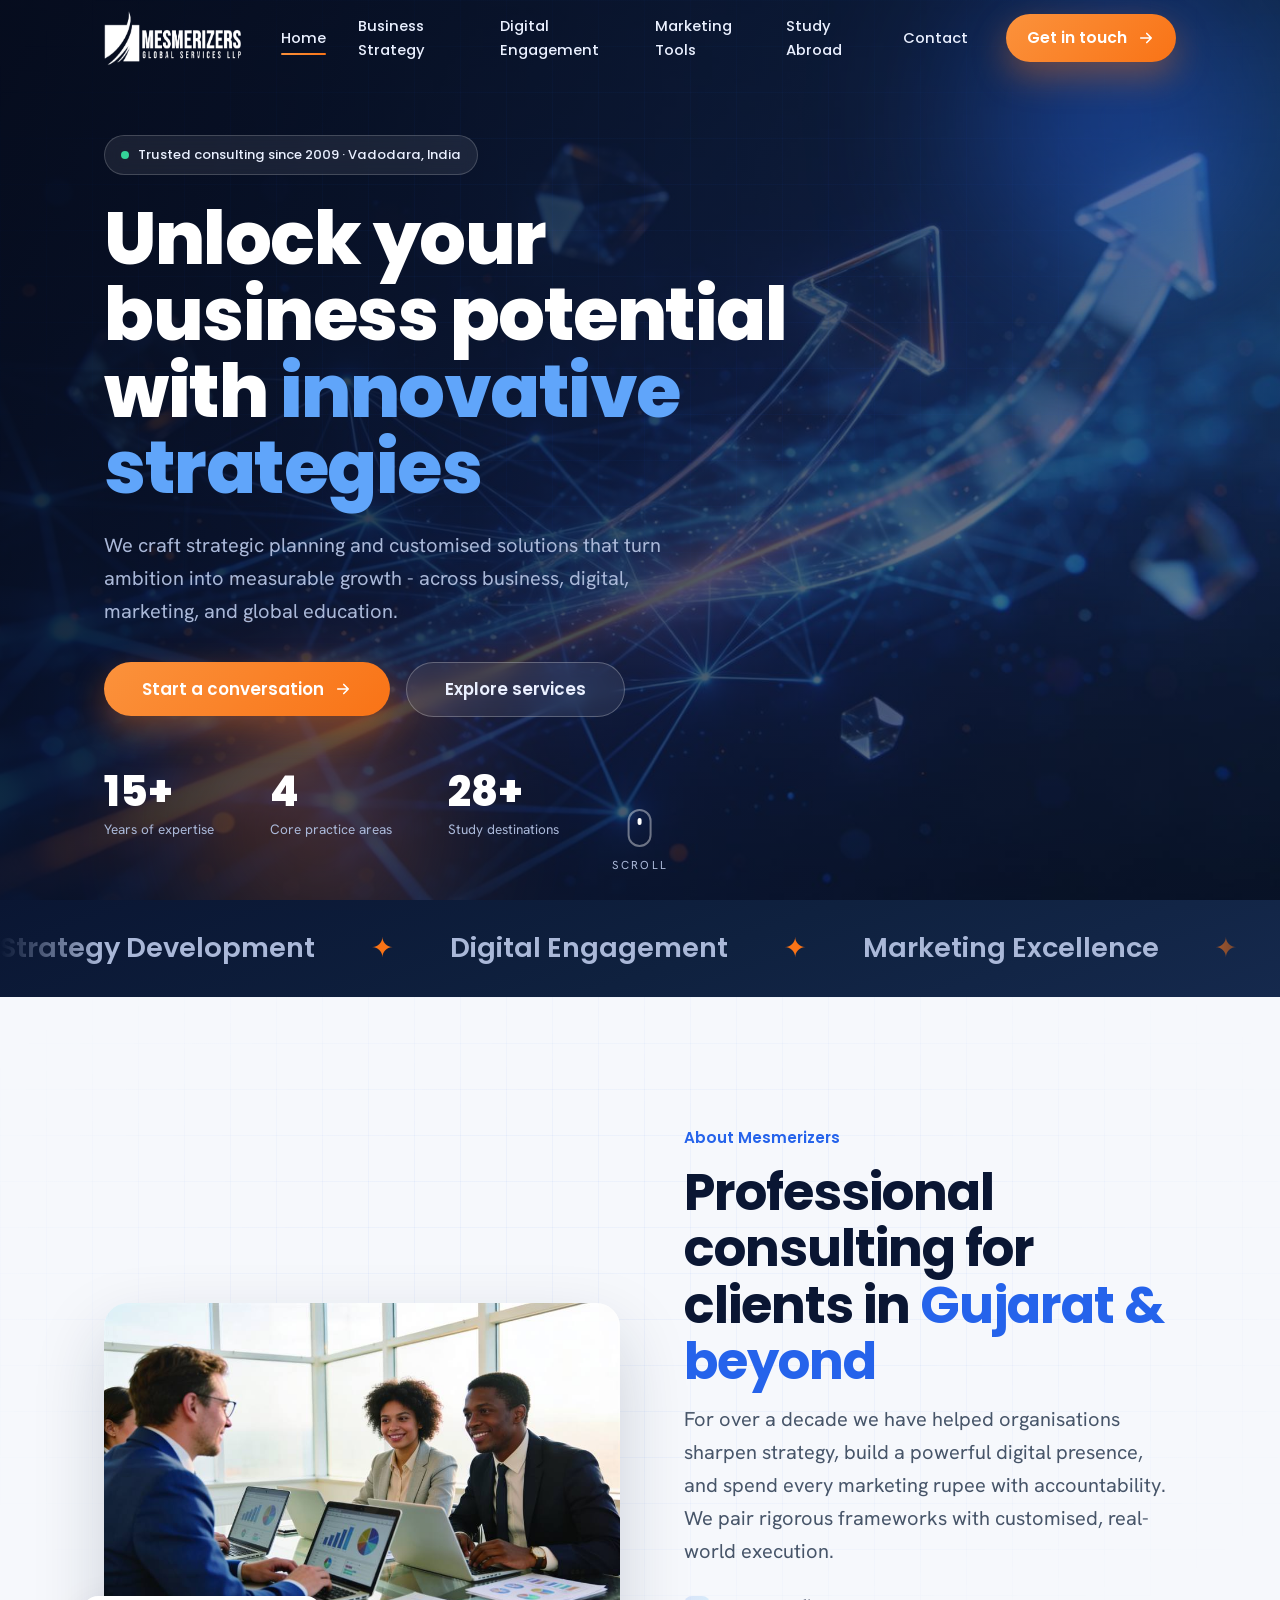
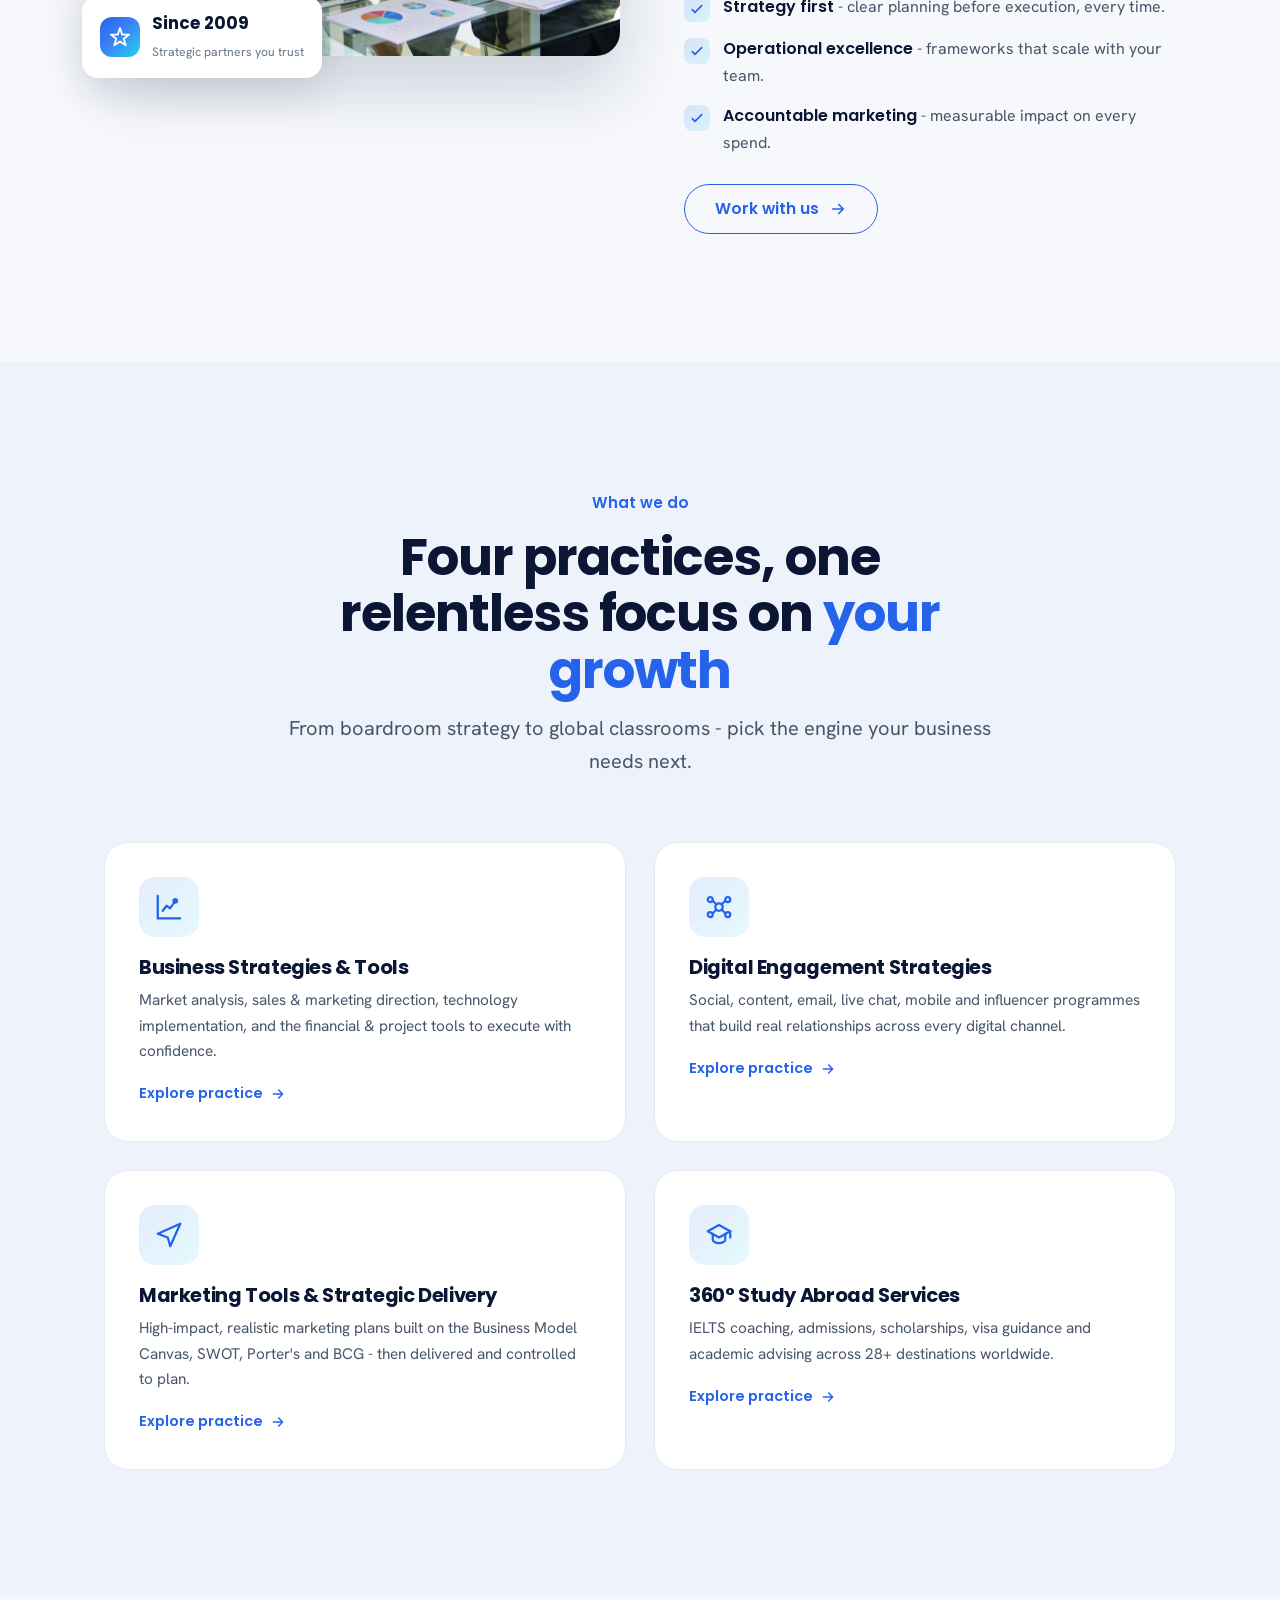
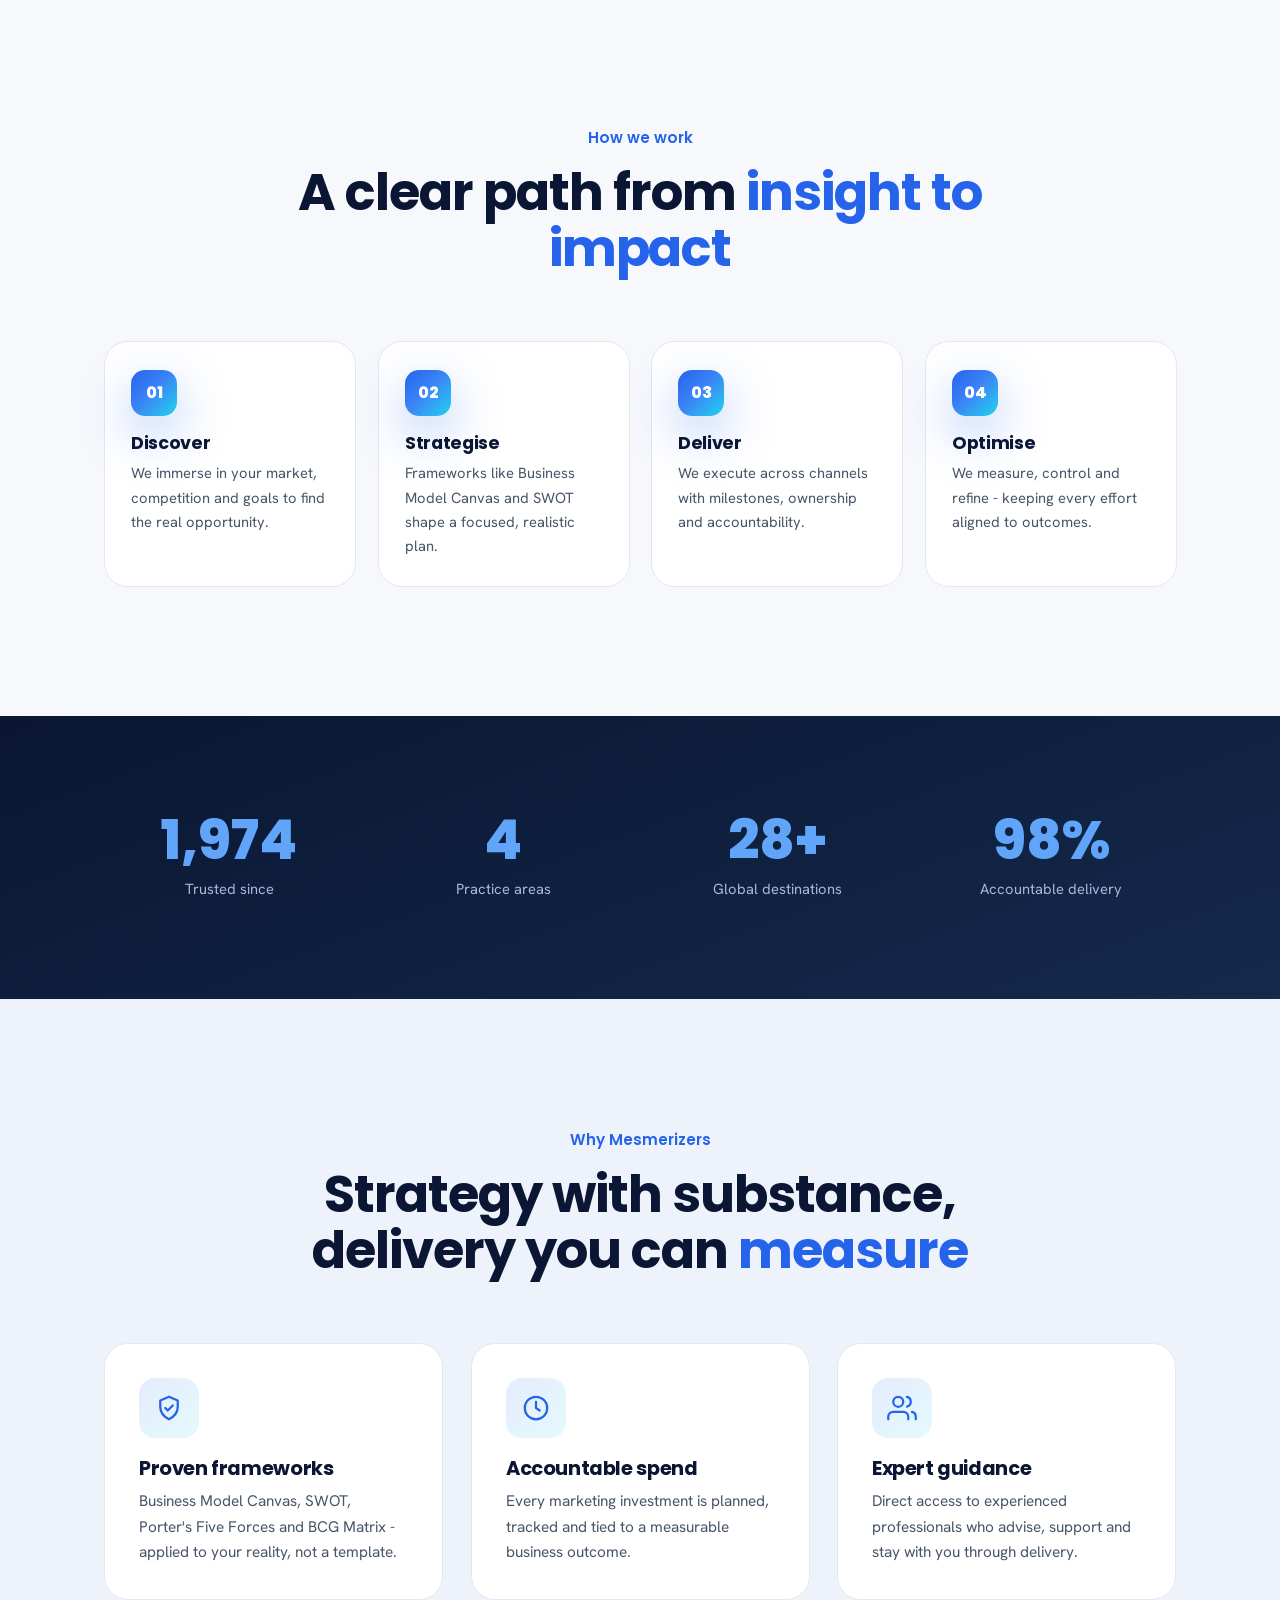
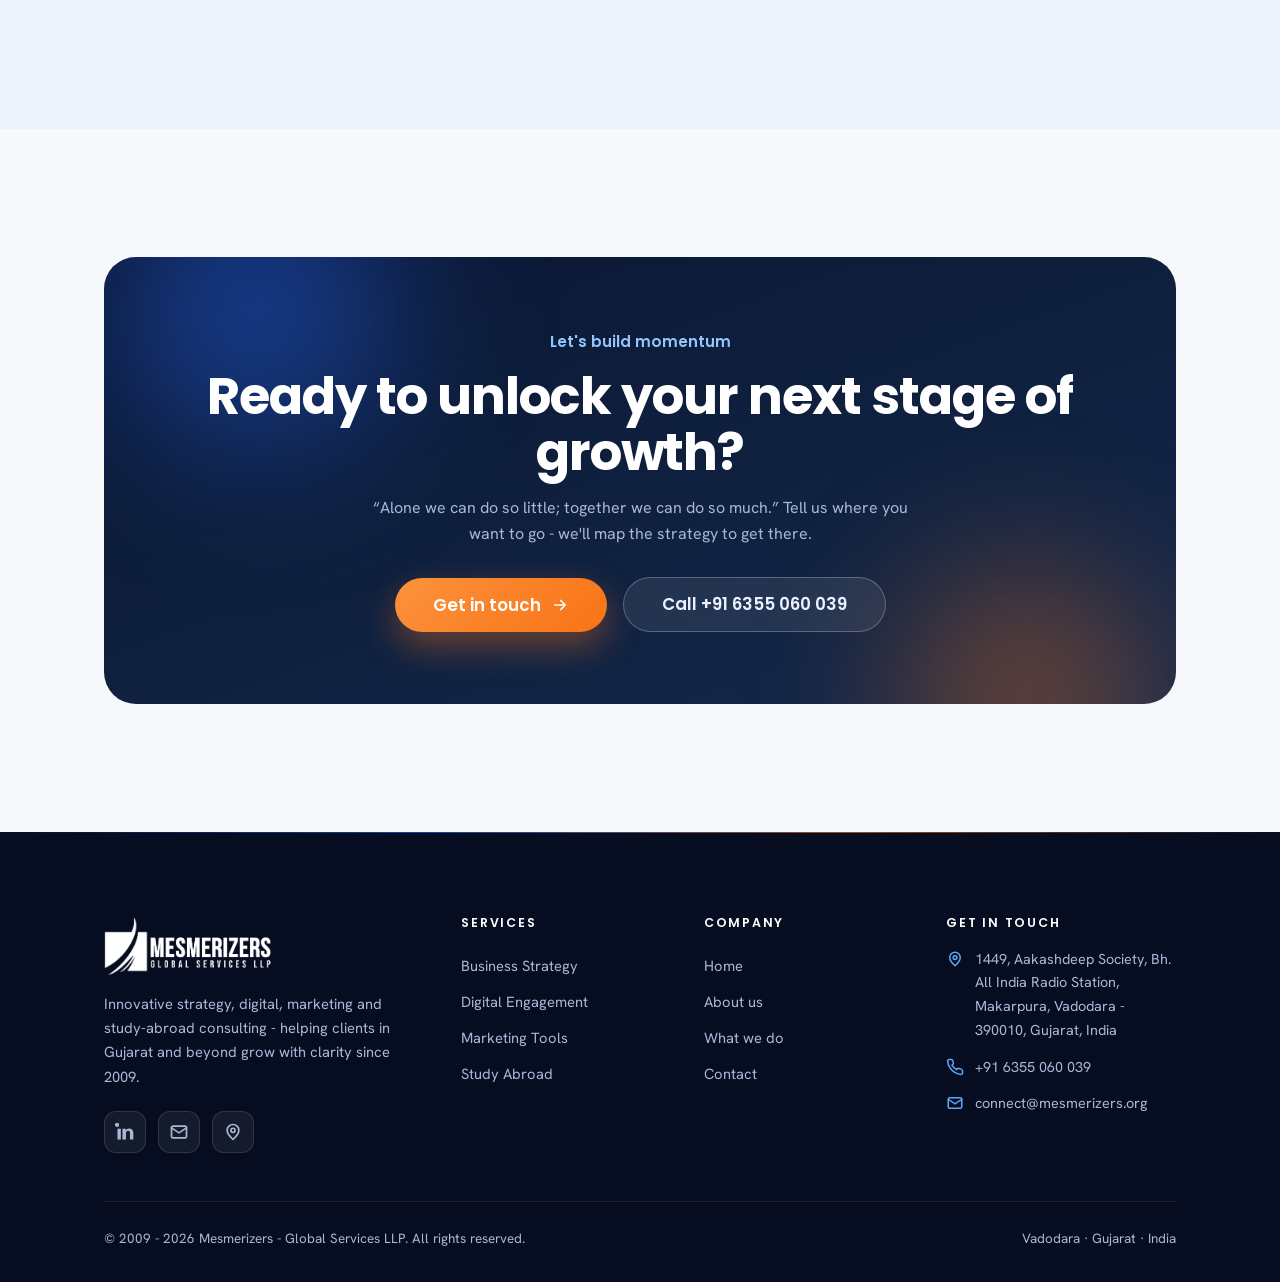
<file: index.html>
<!DOCTYPE html>
<html lang="en">
<head>
<meta charset="UTF-8" />
<meta name="viewport" content="width=device-width, initial-scale=1" />
<title>Mesmerizers - Global Services LLP | Strategy, Marketing & Study Abroad Consulting</title>
<meta name="description" content="Since 2009, Mesmerizers - Global Services LLP delivers innovative business strategy, digital engagement, marketing, and 360° study abroad consulting to clients in Gujarat and beyond." />
<meta name="theme-color" content="#0a1633" />
<meta property="og:title" content="Mesmerizers - Global Services LLP" />
<meta property="og:description" content="Innovative strategies that unlock your business potential. Consulting in business strategy, digital engagement, marketing, and study abroad." />
<meta property="og:type" content="website" />
<link rel="icon" href="assets/img/logo-icon.png" type="image/png" />
<link rel="preconnect" href="https://fonts.googleapis.com" />
<link rel="preconnect" href="https://fonts.gstatic.com" crossorigin />
<link rel="stylesheet" href="assets/css/styles.css?v=7" />
</head>
<body>
<div class="scroll-prog"></div>

<!-- ===================== NAV ===================== -->
<header class="nav on-dark" id="nav">
  <div class="nav__inner">
    <a class="brand" href="index.html" aria-label="Mesmerizers home">
      <img class="brand__logo" src="assets/img/logo.png" alt="Mesmerizers - Global Services LLP" />
    </a>
    <nav class="nav__links" aria-label="Primary">
      <a href="index.html">Home</a>
      <a href="business-strategies.html">Business Strategy</a>
      <a href="digital-engagement.html">Digital Engagement</a>
      <a href="marketing-tools.html">Marketing Tools</a>
      <a href="study-abroad.html">Study Abroad</a>
      <a href="contact.html">Contact</a>
    </nav>
    <div class="nav__cta">
      <a href="contact.html" class="btn btn--cta" data-magnetic>Get in touch
        <svg viewBox="0 0 24 24" fill="none" stroke="currentColor" stroke-width="2.2"><path d="M5 12h14M13 6l6 6-6 6" stroke-linecap="round" stroke-linejoin="round"/></svg>
      </a>
      <button class="nav__burger" aria-label="Menu" aria-expanded="false"><span></span><span></span><span></span></button>
    </div>
  </div>
</header>

<!-- ===================== HERO ===================== -->
<section class="hero">
  <div class="hero__bg" data-parallax="-18"><img src="assets/img/hero-home.jpg" width="1760" height="1007" fetchpriority="high" decoding="async" alt="" /></div>
  <span class="hero__glow g1" data-parallax="22"></span>
  <span class="hero__glow g2" data-parallax="16"></span>
  <div class="container">
    <div class="hero__inner">
      <span class="hero__badge"><span class="dot"></span>Trusted consulting since 2009 · Vadodara, India</span>
      <h1 class="h-xl">Unlock your business potential with <span class="gradient-text">innovative strategies</span></h1>
      <p class="lead">We craft strategic planning and customised solutions that turn ambition into measurable growth - across business, digital, marketing, and global education.</p>
      <div class="hero__actions">
        <a href="contact.html" class="btn btn--cta btn--lg" data-magnetic>Start a conversation
          <svg viewBox="0 0 24 24" fill="none" stroke="currentColor" stroke-width="2.2"><path d="M5 12h14M13 6l6 6-6 6" stroke-linecap="round" stroke-linejoin="round"/></svg>
        </a>
        <a href="#services" class="btn btn--ghost btn--lg">Explore services</a>
      </div>
      <div class="hero__stats">
        <div class="stat"><div class="stat__num"><span data-count="15" data-suffix="+">0</span></div><div class="stat__label">Years of expertise</div></div>
        <div class="stat"><div class="stat__num"><span data-count="4">0</span></div><div class="stat__label">Core practice areas</div></div>
        <div class="stat"><div class="stat__num"><span data-count="28" data-suffix="+">0</span></div><div class="stat__label">Study destinations</div></div>
      </div>
    </div>
  </div>
  <a href="#about" class="scroll-cue" aria-hidden="true"><span class="mouse"></span>Scroll</a>
</section>

<!-- ===================== MARQUEE ===================== -->
<section class="section--tight section--navy" style="padding:26px 0;">
  <div class="marquee">
    <div class="marquee__track">
      <span>Strategy Development</span><span>Digital Engagement</span><span>Marketing Excellence</span><span>Study Abroad</span><span>Operational Growth</span>
      <span>Strategy Development</span><span>Digital Engagement</span><span>Marketing Excellence</span><span>Study Abroad</span><span>Operational Growth</span>
    </div>
  </div>
</section>

<!-- ===================== ABOUT ===================== -->
<section class="section bg-grid" id="about">
  <div class="container">
    <div class="split">
      <div class="split__media" data-reveal="left">
        <img src="assets/img/about-team.jpg" width="900" height="616" loading="lazy" decoding="async" alt="Mesmerizers consultants collaborating on business strategy" />
        <div class="badge-float bl floaty">
          <span class="bf__icon"><svg viewBox="0 0 24 24" fill="none" stroke="currentColor" stroke-width="2"><path d="M12 2l2.4 7.4H22l-6 4.4 2.3 7.2L12 16.8 5.7 21l2.3-7.2-6-4.4h7.6z" stroke-linejoin="round"/></svg></span>
          <div><strong>Since 2009</strong><span>Strategic partners you trust</span></div>
        </div>
      </div>
      <div data-reveal="right">
        <span class="eyebrow">About Mesmerizers</span>
        <h2 class="h-lg">Professional consulting for clients in <span class="gradient-text">Gujarat &amp; beyond</span></h2>
        <p class="lead" style="margin-top:14px;">For over a decade we have helped organisations sharpen strategy, build a powerful digital presence, and spend every marketing rupee with accountability. We pair rigorous frameworks with customised, real-world execution.</p>
        <ul class="ticklist">
          <li><span class="tick"><svg viewBox="0 0 24 24" fill="none" stroke="currentColor" stroke-width="2.5"><path d="M5 13l4 4L19 7" stroke-linecap="round" stroke-linejoin="round"/></svg></span><span><b>Strategy first</b> - clear planning before execution, every time.</span></li>
          <li><span class="tick"><svg viewBox="0 0 24 24" fill="none" stroke="currentColor" stroke-width="2.5"><path d="M5 13l4 4L19 7" stroke-linecap="round" stroke-linejoin="round"/></svg></span><span><b>Operational excellence</b> - frameworks that scale with your team.</span></li>
          <li><span class="tick"><svg viewBox="0 0 24 24" fill="none" stroke="currentColor" stroke-width="2.5"><path d="M5 13l4 4L19 7" stroke-linecap="round" stroke-linejoin="round"/></svg></span><span><b>Accountable marketing</b> - measurable impact on every spend.</span></li>
        </ul>
        <a href="contact.html" class="btn btn--outline" style="margin-top:28px;">Work with us
          <svg viewBox="0 0 24 24" fill="none" stroke="currentColor" stroke-width="2.2"><path d="M5 12h14M13 6l6 6-6 6" stroke-linecap="round" stroke-linejoin="round"/></svg>
        </a>
      </div>
    </div>
  </div>
</section>

<!-- ===================== SERVICES ===================== -->
<section class="section section--alt" id="services">
  <div class="container">
    <div class="section-head center" data-reveal>
      <span class="eyebrow center-line">What we do</span>
      <h2 class="h-lg">Four practices, one relentless focus on <span class="gradient-text">your growth</span></h2>
      <p class="lead" style="margin-top:14px;">From boardroom strategy to global classrooms - pick the engine your business needs next.</p>
    </div>
    <div class="grid grid--2">
      <article class="card" data-reveal data-delay="1">
        
        <div class="card__icon"><svg viewBox="0 0 24 24" fill="none" stroke="currentColor" stroke-width="1.8"><path d="M3 3v18h18" stroke-linecap="round"/><path d="M7 15l3-4 3 2 4-6" stroke-linecap="round" stroke-linejoin="round"/><circle cx="17" cy="7" r="1.4" fill="currentColor"/></svg></div>
        <h3>Business Strategies &amp; Tools</h3>
        <p>Market analysis, sales &amp; marketing direction, technology implementation, and the financial &amp; project tools to execute with confidence.</p>
        <a href="business-strategies.html" class="card__link">Explore practice <svg viewBox="0 0 24 24" fill="none" stroke="currentColor" stroke-width="2.2"><path d="M5 12h14M13 6l6 6-6 6" stroke-linecap="round" stroke-linejoin="round"/></svg></a>
      </article>
      <article class="card" data-reveal data-delay="2">
        
        <div class="card__icon"><svg viewBox="0 0 24 24" fill="none" stroke="currentColor" stroke-width="1.8"><circle cx="12" cy="12" r="3"/><circle cx="5" cy="6" r="2"/><circle cx="19" cy="6" r="2"/><circle cx="5" cy="18" r="2"/><circle cx="19" cy="18" r="2"/><path d="M7 7l3 3M17 7l-3 3M7 17l3-3M17 17l-3-3" stroke-linecap="round"/></svg></div>
        <h3>Digital Engagement Strategies</h3>
        <p>Social, content, email, live chat, mobile and influencer programmes that build real relationships across every digital channel.</p>
        <a href="digital-engagement.html" class="card__link">Explore practice <svg viewBox="0 0 24 24" fill="none" stroke="currentColor" stroke-width="2.2"><path d="M5 12h14M13 6l6 6-6 6" stroke-linecap="round" stroke-linejoin="round"/></svg></a>
      </article>
      <article class="card" data-reveal data-delay="1">
        
        <div class="card__icon"><svg viewBox="0 0 24 24" fill="none" stroke="currentColor" stroke-width="1.8"><path d="M3 11l18-8-8 18-2-7-8-3z" stroke-linecap="round" stroke-linejoin="round"/></svg></div>
        <h3>Marketing Tools &amp; Strategic Delivery</h3>
        <p>High-impact, realistic marketing plans built on the Business Model Canvas, SWOT, Porter's and BCG - then delivered and controlled to plan.</p>
        <a href="marketing-tools.html" class="card__link">Explore practice <svg viewBox="0 0 24 24" fill="none" stroke="currentColor" stroke-width="2.2"><path d="M5 12h14M13 6l6 6-6 6" stroke-linecap="round" stroke-linejoin="round"/></svg></a>
      </article>
      <article class="card" data-reveal data-delay="2">
        
        <div class="card__icon"><svg viewBox="0 0 24 24" fill="none" stroke="currentColor" stroke-width="1.8"><path d="M3 9l9-5 9 5-9 5-9-5z" stroke-linejoin="round"/><path d="M7 11v5c0 1 2.2 2.5 5 2.5s5-1.5 5-2.5v-5" stroke-linecap="round"/><path d="M21 9v5" stroke-linecap="round"/></svg></div>
        <h3>360° Study Abroad Services</h3>
        <p>IELTS coaching, admissions, scholarships, visa guidance and academic advising across 28+ destinations worldwide.</p>
        <a href="study-abroad.html" class="card__link">Explore practice <svg viewBox="0 0 24 24" fill="none" stroke="currentColor" stroke-width="2.2"><path d="M5 12h14M13 6l6 6-6 6" stroke-linecap="round" stroke-linejoin="round"/></svg></a>
      </article>
    </div>
  </div>
</section>

<!-- ===================== PROCESS ===================== -->
<section class="section">
  <div class="container">
    <div class="section-head center" data-reveal>
      <span class="eyebrow center-line">How we work</span>
      <h2 class="h-lg">A clear path from <span class="gradient-text">insight to impact</span></h2>
    </div>
    <div class="steps cols">
      <div class="step" data-reveal data-delay="1"><div class="step__n"></div><h3>Discover</h3><p>We immerse in your market, competition and goals to find the real opportunity.</p></div>
      <div class="step" data-reveal data-delay="2"><div class="step__n"></div><h3>Strategise</h3><p>Frameworks like Business Model Canvas and SWOT shape a focused, realistic plan.</p></div>
      <div class="step" data-reveal data-delay="3"><div class="step__n"></div><h3>Deliver</h3><p>We execute across channels with milestones, ownership and accountability.</p></div>
      <div class="step" data-reveal data-delay="4"><div class="step__n"></div><h3>Optimise</h3><p>We measure, control and refine - keeping every effort aligned to outcomes.</p></div>
    </div>
  </div>
</section>

<!-- ===================== STATS BAND ===================== -->
<section class="section--tight section--navy bg-grid">
  <div class="container">
    <div class="statband">
      <div class="stat" data-reveal data-delay="1"><div class="stat__num gradient-text"><span data-count="2009">0</span></div><div class="stat__label">Trusted since</div></div>
      <div class="stat" data-reveal data-delay="2"><div class="stat__num gradient-text"><span data-count="4">0</span></div><div class="stat__label">Practice areas</div></div>
      <div class="stat" data-reveal data-delay="3"><div class="stat__num gradient-text"><span data-count="28" data-suffix="+">0</span></div><div class="stat__label">Global destinations</div></div>
      <div class="stat" data-reveal data-delay="4"><div class="stat__num gradient-text"><span data-count="100" data-suffix="%">0</span></div><div class="stat__label">Accountable delivery</div></div>
    </div>
  </div>
</section>

<!-- ===================== WHY US ===================== -->
<section class="section section--alt">
  <div class="container">
    <div class="section-head center" data-reveal>
      <span class="eyebrow center-line">Why Mesmerizers</span>
      <h2 class="h-lg">Strategy with substance, delivery you can <span class="gradient-text">measure</span></h2>
    </div>
    <div class="grid grid--3">
      <article class="card" data-reveal data-delay="1">
        <div class="card__icon"><svg viewBox="0 0 24 24" fill="none" stroke="currentColor" stroke-width="1.8"><path d="M12 3l7 3v5c0 4.5-3 8-7 10-4-2-7-5.5-7-10V6l7-3z" stroke-linejoin="round"/><path d="M9 12l2 2 4-4" stroke-linecap="round" stroke-linejoin="round"/></svg></div>
        <h3>Proven frameworks</h3><p>Business Model Canvas, SWOT, Porter's Five Forces and BCG Matrix - applied to your reality, not a template.</p>
      </article>
      <article class="card" data-reveal data-delay="2">
        <div class="card__icon"><svg viewBox="0 0 24 24" fill="none" stroke="currentColor" stroke-width="1.8"><circle cx="12" cy="12" r="9"/><path d="M12 7v5l3 2" stroke-linecap="round" stroke-linejoin="round"/></svg></div>
        <h3>Accountable spend</h3><p>Every marketing investment is planned, tracked and tied to a measurable business outcome.</p>
      </article>
      <article class="card" data-reveal data-delay="3">
        <div class="card__icon"><svg viewBox="0 0 24 24" fill="none" stroke="currentColor" stroke-width="1.8"><path d="M17 21v-2a4 4 0 00-4-4H5a4 4 0 00-4 4v2" stroke-linecap="round"/><circle cx="9" cy="7" r="4"/><path d="M23 21v-2a4 4 0 00-3-3.87M16 3.13A4 4 0 0119 7a4 4 0 01-3 3.87" stroke-linecap="round"/></svg></div>
        <h3>Expert guidance</h3><p>Direct access to experienced professionals who advise, support and stay with you through delivery.</p>
      </article>
    </div>
  </div>
</section>

<!-- ===================== CTA ===================== -->
<section class="section">
  <div class="container">
    <div class="ctaband" data-reveal="scale">
      <span class="eyebrow center-line" style="color:#93c5fd;">Let's build momentum</span>
      <h2 class="h-lg">Ready to unlock your next stage of growth?</h2>
      <p>“Alone we can do so little; together we can do so much.” Tell us where you want to go - we'll map the strategy to get there.</p>
      <div class="hero__actions">
        <a href="contact.html" class="btn btn--cta btn--lg" data-magnetic>Get in touch
          <svg viewBox="0 0 24 24" fill="none" stroke="currentColor" stroke-width="2.2"><path d="M5 12h14M13 6l6 6-6 6" stroke-linecap="round" stroke-linejoin="round"/></svg>
        </a>
        <a href="tel:+916355060039" class="btn btn--ghost btn--lg">Call +91 6355 060 039</a>
      </div>
    </div>
  </div>
</section>

<!-- ===================== FOOTER ===================== -->
<footer class="footer">
  <div class="container">
    <div class="footer__grid">
      <div class="footer__about">
        <a class="brand" href="index.html">
          <img class="brand__logo" src="assets/img/logo.png" alt="Mesmerizers - Global Services LLP" />
        </a>
        <p>Innovative strategy, digital, marketing and study-abroad consulting - helping clients in Gujarat and beyond grow with clarity since 2009.</p>
        <div class="socials">
          <a href="https://www.linkedin.com/in/meet-shukla-b6314b17/" target="_blank" rel="noopener" aria-label="LinkedIn"><svg viewBox="0 0 24 24" fill="currentColor"><path d="M4.98 3.5A2.5 2.5 0 102.5 6 2.5 2.5 0 004.98 3.5zM3 8h4v13H3zM9 8h3.8v1.8h.05a4.17 4.17 0 013.75-2.06C20.4 7.74 22 9.8 22 13.4V21h-4v-6.8c0-1.62-.03-3.7-2.25-3.7s-2.6 1.76-2.6 3.58V21H9z"/></svg></a>
          <a href="mailto:connect@mesmerizers.org" aria-label="Email"><svg viewBox="0 0 24 24" fill="none" stroke="currentColor" stroke-width="2"><rect x="3" y="5" width="18" height="14" rx="2"/><path d="M3 7l9 6 9-6" stroke-linecap="round"/></svg></a>
          <a href="https://maps.google.com/?cid=18000314228202533246" target="_blank" rel="noopener" aria-label="Google Maps"><svg viewBox="0 0 24 24" fill="none" stroke="currentColor" stroke-width="2"><path d="M12 21s7-6.2 7-11a7 7 0 10-14 0c0 4.8 7 11 7 11z" stroke-linejoin="round"/><circle cx="12" cy="10" r="2.5"/></svg></a>
        </div>
      </div>
      <div>
        <h2>Services</h2>
        <nav class="footer__links">
          <a href="business-strategies.html">Business Strategy</a>
          <a href="digital-engagement.html">Digital Engagement</a>
          <a href="marketing-tools.html">Marketing Tools</a>
          <a href="study-abroad.html">Study Abroad</a>
        </nav>
      </div>
      <div>
        <h2>Company</h2>
        <nav class="footer__links">
          <a href="index.html">Home</a>
          <a href="index.html#about">About us</a>
          <a href="index.html#services">What we do</a>
          <a href="contact.html">Contact</a>
        </nav>
      </div>
      <div>
        <h2>Get in touch</h2>
        <ul class="footer__contact">
          <li><svg viewBox="0 0 24 24" fill="none" stroke="currentColor" stroke-width="2"><path d="M12 21s7-6.2 7-11a7 7 0 10-14 0c0 4.8 7 11 7 11z" stroke-linejoin="round"/><circle cx="12" cy="10" r="2.5"/></svg><span>1449, Aakashdeep Society, Bh. All India Radio Station, Makarpura, Vadodara - 390010, Gujarat, India</span></li>
          <li><svg viewBox="0 0 24 24" fill="none" stroke="currentColor" stroke-width="2"><path d="M22 16.9v3a2 2 0 01-2.2 2 19.8 19.8 0 01-8.6-3.1 19.5 19.5 0 01-6-6A19.8 19.8 0 012.1 4.2 2 2 0 014.1 2h3a2 2 0 012 1.7c.1.9.3 1.8.6 2.6a2 2 0 01-.5 2.1L8 9.5a16 16 0 006 6l1.1-1.1a2 2 0 012.1-.5c.8.3 1.7.5 2.6.6a2 2 0 011.7 2z" stroke-linejoin="round"/></svg><a href="tel:+916355060039">+91 6355 060 039</a></li>
          <li><svg viewBox="0 0 24 24" fill="none" stroke="currentColor" stroke-width="2"><rect x="3" y="5" width="18" height="14" rx="2"/><path d="M3 7l9 6 9-6" stroke-linecap="round"/></svg><a href="mailto:connect@mesmerizers.org">connect@mesmerizers.org</a></li>
        </ul>
      </div>
    </div>
    <div class="footer__bottom">
      <span>© 2009 - <span data-year>2024</span> Mesmerizers - Global Services LLP. All rights reserved.</span>
      <span>Vadodara · Gujarat · India</span>
    </div>
  </div>
</footer>

<a href="#" class="totop" aria-label="Back to top"><svg viewBox="0 0 24 24" fill="none" stroke="currentColor" stroke-width="2.4"><path d="M12 19V5M6 11l6-6 6 6" stroke-linecap="round" stroke-linejoin="round"/></svg></a>
<script src="assets/js/main.js?v=7"></script>
</body>
</html>
</file>
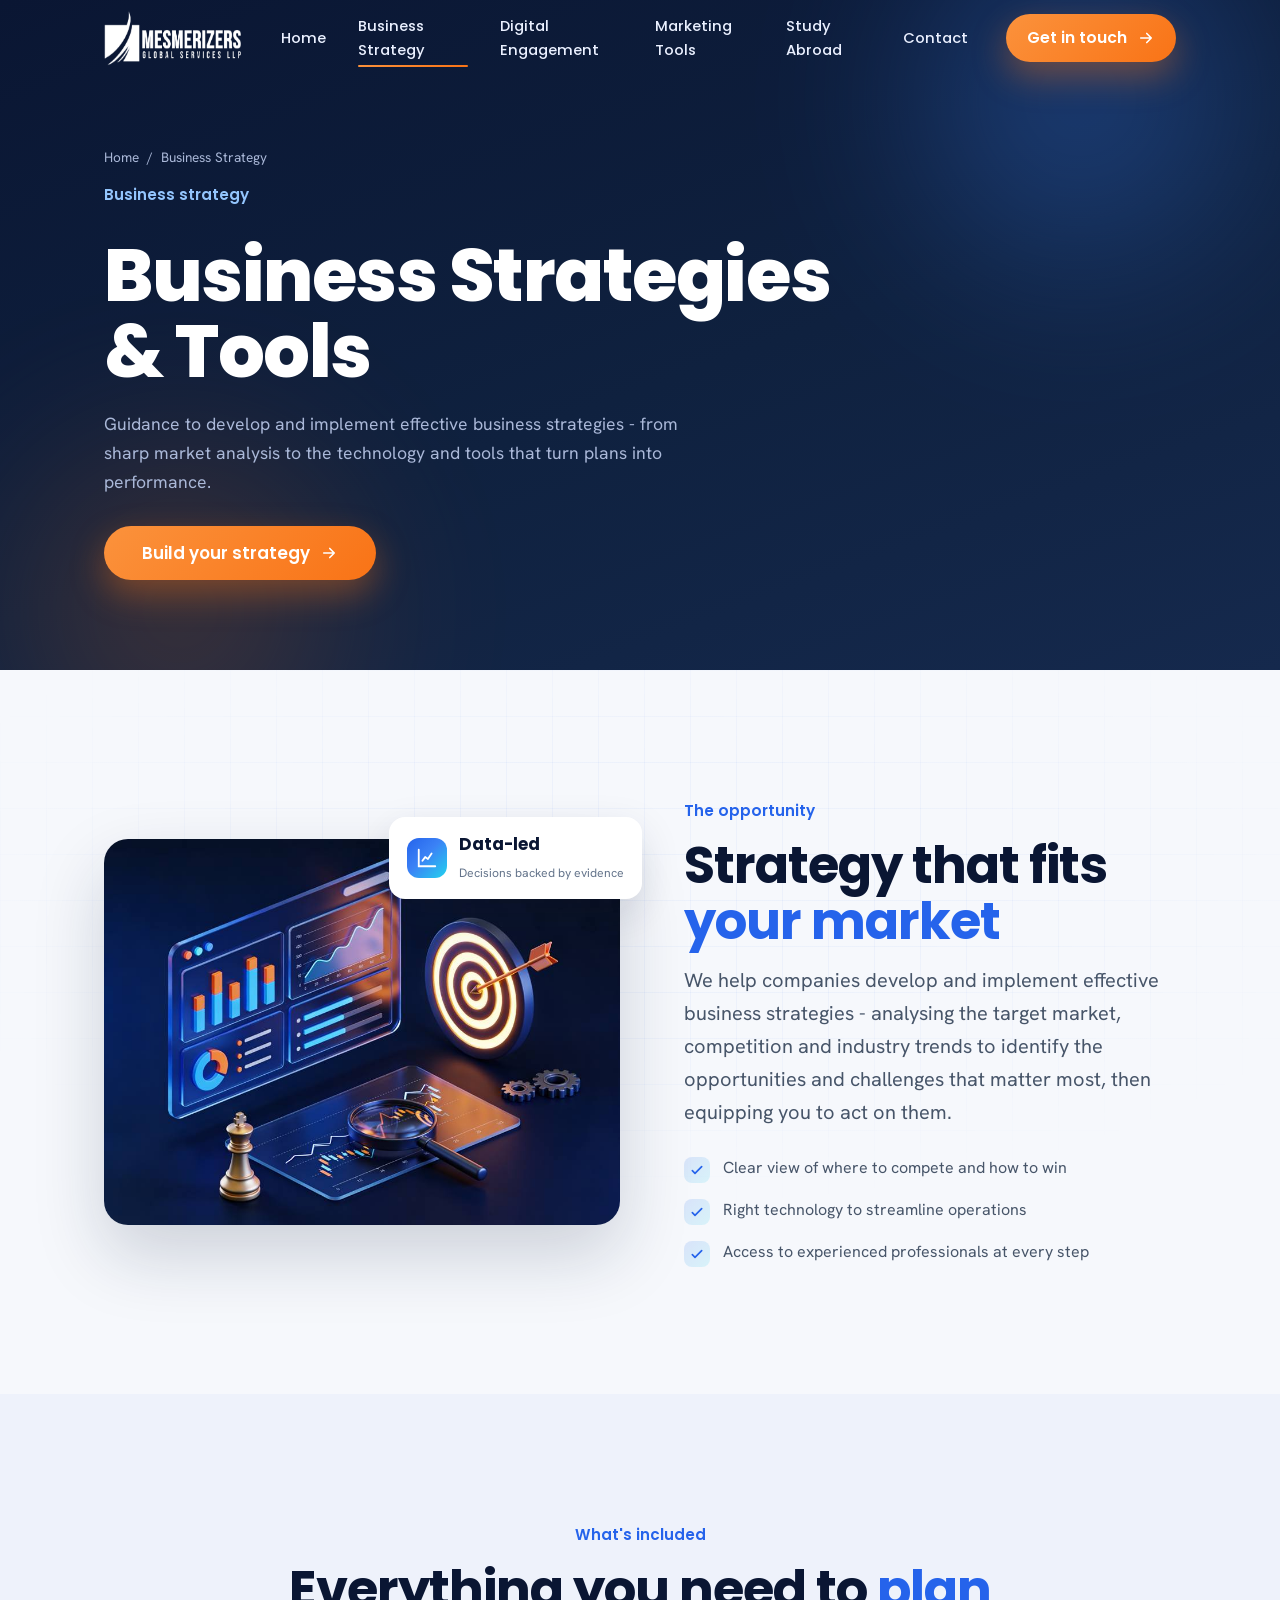
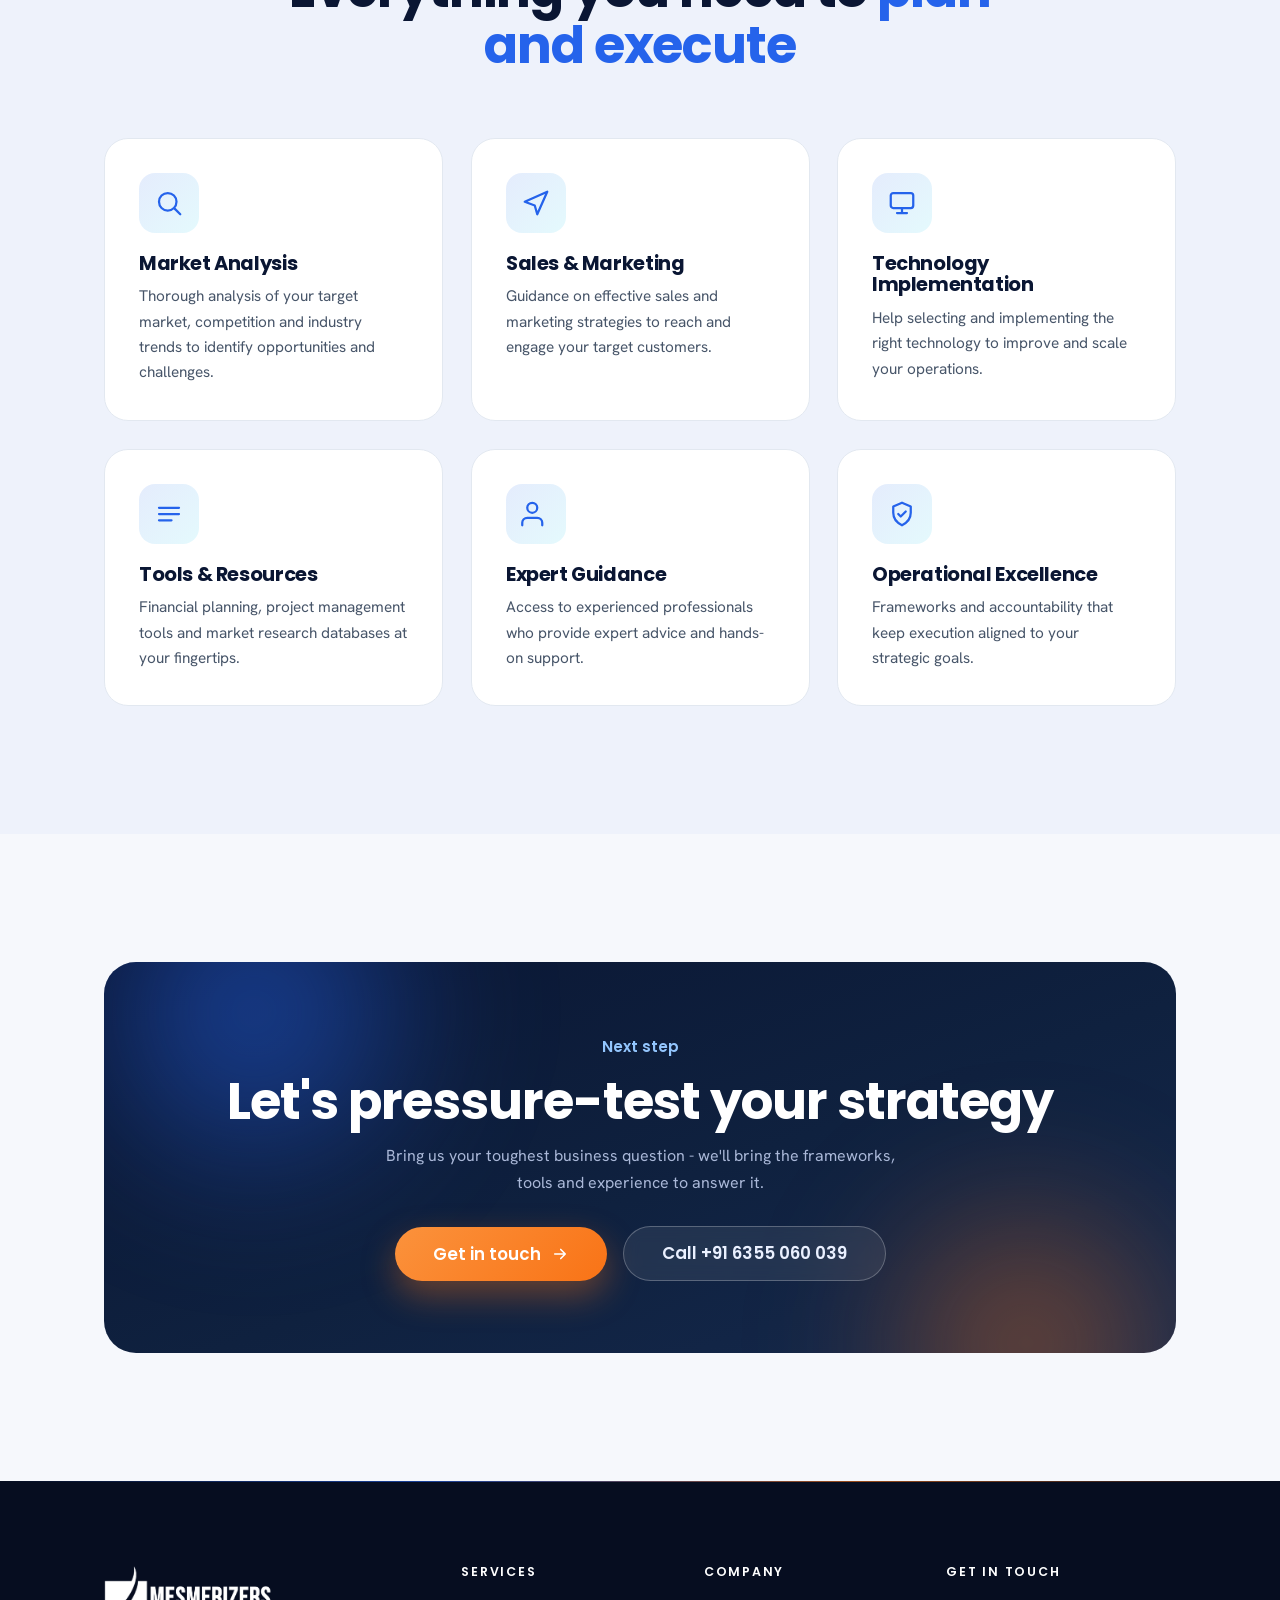
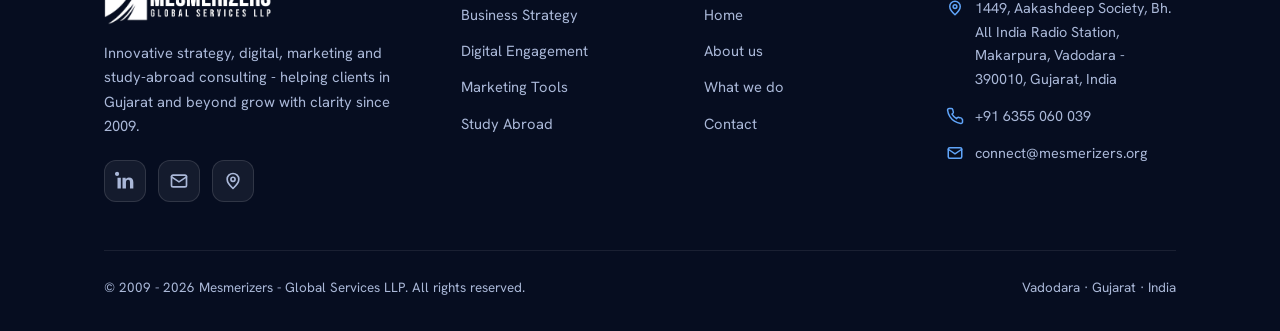
<file: business-strategies.html>
<!DOCTYPE html>
<html lang="en">
<head>
<meta charset="UTF-8" />
<meta name="viewport" content="width=device-width, initial-scale=1" />
<title>Business Strategies &amp; Tools | Mesmerizers - Global Services LLP</title>
<meta name="description" content="Market analysis, sales & marketing direction, technology implementation, and the tools and expert guidance to build and execute effective business strategies." />
<meta name="theme-color" content="#0a1633" />
<link rel="icon" href="assets/img/logo-icon.png" type="image/png" />
<link rel="preconnect" href="https://fonts.googleapis.com" />
<link rel="preconnect" href="https://fonts.gstatic.com" crossorigin />
<link rel="stylesheet" href="assets/css/styles.css?v=7" />
</head>
<body>
<div class="scroll-prog"></div>

<header class="nav on-dark" id="nav">
  <div class="nav__inner">
    <a class="brand" href="index.html" aria-label="Mesmerizers home">
      <img class="brand__logo" src="assets/img/logo.png" alt="Mesmerizers - Global Services LLP" />
    </a>
    <nav class="nav__links" aria-label="Primary">
      <a href="index.html">Home</a><a href="business-strategies.html">Business Strategy</a><a href="digital-engagement.html">Digital Engagement</a><a href="marketing-tools.html">Marketing Tools</a><a href="study-abroad.html">Study Abroad</a><a href="contact.html">Contact</a>
    </nav>
    <div class="nav__cta">
      <a href="contact.html" class="btn btn--cta" data-magnetic>Get in touch <svg viewBox="0 0 24 24" fill="none" stroke="currentColor" stroke-width="2.2"><path d="M5 12h14M13 6l6 6-6 6" stroke-linecap="round" stroke-linejoin="round"/></svg></a>
      <button class="nav__burger" aria-label="Menu" aria-expanded="false"><span></span><span></span><span></span></button>
    </div>
  </div>
</header>

<!-- PAGE HERO -->
<section class="pagehero">
  <span class="pagehero__glow a"></span><span class="pagehero__glow b"></span>
  <div class="container"><div class="pagehero__inner" data-reveal>
    <div class="crumb"><a href="index.html">Home</a> <span>/</span> Business Strategy</div>
    <span class="eyebrow" style="color:#93c5fd; margin-top:14px;">Business strategy</span>
    <h1 class="h-xl">Business Strategies &amp; Tools</h1>
    <p>Guidance to develop and implement effective business strategies - from sharp market analysis to the technology and tools that turn plans into performance.</p>
    <a href="contact.html" class="btn btn--cta btn--lg" style="margin-top:30px;" data-magnetic>Build your strategy <svg viewBox="0 0 24 24" fill="none" stroke="currentColor" stroke-width="2.2"><path d="M5 12h14M13 6l6 6-6 6" stroke-linecap="round" stroke-linejoin="round"/></svg></a>
  </div></div>
</section>

<!-- INTRO SPLIT -->
<section class="section bg-grid">
  <div class="container">
    <div class="split">
      <div class="split__media" data-reveal="left">
        <img src="assets/img/svc-business.jpg" alt="Business strategy and market analysis dashboard" width="900" height="673" loading="lazy" decoding="async" />
        <div class="badge-float tr floaty"><span class="bf__icon"><svg viewBox="0 0 24 24" fill="none" stroke="currentColor" stroke-width="2"><path d="M3 3v18h18" stroke-linecap="round"/><path d="M7 15l3-4 3 2 4-6" stroke-linecap="round" stroke-linejoin="round"/></svg></span><div><strong>Data-led</strong><span>Decisions backed by evidence</span></div></div>
      </div>
      <div data-reveal="right">
        <span class="eyebrow">The opportunity</span>
        <h2 class="h-lg">Strategy that fits <span class="gradient-text">your market</span></h2>
        <p class="lead" style="margin-top:14px;">We help companies develop and implement effective business strategies - analysing the target market, competition and industry trends to identify the opportunities and challenges that matter most, then equipping you to act on them.</p>
        <ul class="ticklist">
          <li><span class="tick"><svg viewBox="0 0 24 24" fill="none" stroke="currentColor" stroke-width="2.5"><path d="M5 13l4 4L19 7" stroke-linecap="round" stroke-linejoin="round"/></svg></span><span>Clear view of where to compete and how to win</span></li>
          <li><span class="tick"><svg viewBox="0 0 24 24" fill="none" stroke="currentColor" stroke-width="2.5"><path d="M5 13l4 4L19 7" stroke-linecap="round" stroke-linejoin="round"/></svg></span><span>Right technology to streamline operations</span></li>
          <li><span class="tick"><svg viewBox="0 0 24 24" fill="none" stroke="currentColor" stroke-width="2.5"><path d="M5 13l4 4L19 7" stroke-linecap="round" stroke-linejoin="round"/></svg></span><span>Access to experienced professionals at every step</span></li>
        </ul>
      </div>
    </div>
  </div>
</section>

<!-- FEATURES GRID -->
<section class="section section--alt">
  <div class="container">
    <div class="section-head center" data-reveal>
      <span class="eyebrow center-line">What's included</span>
      <h2 class="h-lg">Everything you need to <span class="gradient-text">plan and execute</span></h2>
    </div>
    <div class="grid grid--3">
      <article class="card" data-reveal data-delay="1"><div class="card__icon"><svg viewBox="0 0 24 24" fill="none" stroke="currentColor" stroke-width="1.8"><circle cx="11" cy="11" r="7"/><path d="M21 21l-4.3-4.3" stroke-linecap="round"/></svg></div><h3>Market Analysis</h3><p>Thorough analysis of your target market, competition and industry trends to identify opportunities and challenges.</p></article>
      <article class="card" data-reveal data-delay="2"><div class="card__icon"><svg viewBox="0 0 24 24" fill="none" stroke="currentColor" stroke-width="1.8"><path d="M3 11l18-8-8 18-2-7-8-3z" stroke-linejoin="round"/></svg></div><h3>Sales &amp; Marketing</h3><p>Guidance on effective sales and marketing strategies to reach and engage your target customers.</p></article>
      <article class="card" data-reveal data-delay="3"><div class="card__icon"><svg viewBox="0 0 24 24" fill="none" stroke="currentColor" stroke-width="1.8"><rect x="3" y="4" width="18" height="12" rx="2"/><path d="M8 20h8M12 16v4" stroke-linecap="round"/></svg></div><h3>Technology Implementation</h3><p>Help selecting and implementing the right technology to improve and scale your operations.</p></article>
      <article class="card" data-reveal data-delay="1"><div class="card__icon"><svg viewBox="0 0 24 24" fill="none" stroke="currentColor" stroke-width="1.8"><path d="M4 7h16M4 12h16M4 17h10" stroke-linecap="round"/></svg></div><h3>Tools &amp; Resources</h3><p>Financial planning, project management tools and market research databases at your fingertips.</p></article>
      <article class="card" data-reveal data-delay="2"><div class="card__icon"><svg viewBox="0 0 24 24" fill="none" stroke="currentColor" stroke-width="1.8"><path d="M17 21v-2a4 4 0 00-4-4H5a4 4 0 00-4 4v2" stroke-linecap="round"/><circle cx="9" cy="7" r="4"/></svg></div><h3>Expert Guidance</h3><p>Access to experienced professionals who provide expert advice and hands-on support.</p></article>
      <article class="card" data-reveal data-delay="3"><div class="card__icon"><svg viewBox="0 0 24 24" fill="none" stroke="currentColor" stroke-width="1.8"><path d="M12 3l7 3v5c0 4.5-3 8-7 10-4-2-7-5.5-7-10V6l7-3z" stroke-linejoin="round"/><path d="M9 12l2 2 4-4" stroke-linecap="round" stroke-linejoin="round"/></svg></div><h3>Operational Excellence</h3><p>Frameworks and accountability that keep execution aligned to your strategic goals.</p></article>
    </div>
  </div>
</section>

<!-- CTA -->
<section class="section"><div class="container"><div class="ctaband" data-reveal="scale">
  <span class="eyebrow center-line" style="color:#93c5fd;">Next step</span>
  <h2 class="h-lg">Let's pressure-test your strategy</h2>
  <p>Bring us your toughest business question - we'll bring the frameworks, tools and experience to answer it.</p>
  <div class="hero__actions"><a href="contact.html" class="btn btn--cta btn--lg" data-magnetic>Get in touch <svg viewBox="0 0 24 24" fill="none" stroke="currentColor" stroke-width="2.2"><path d="M5 12h14M13 6l6 6-6 6" stroke-linecap="round" stroke-linejoin="round"/></svg></a><a href="tel:+916355060039" class="btn btn--ghost btn--lg">Call +91 6355 060 039</a></div>
</div></div></section>

<!-- FOOTER -->
<footer class="footer">
  <div class="container">
    <div class="footer__grid">
      <div class="footer__about">
        <a class="brand" href="index.html"><img class="brand__logo" src="assets/img/logo.png" alt="Mesmerizers - Global Services LLP" /></a>
        <p>Innovative strategy, digital, marketing and study-abroad consulting - helping clients in Gujarat and beyond grow with clarity since 2009.</p>
        <div class="socials">
          <a href="https://www.linkedin.com/in/meet-shukla-b6314b17/" target="_blank" rel="noopener" aria-label="LinkedIn"><svg viewBox="0 0 24 24" fill="currentColor"><path d="M4.98 3.5A2.5 2.5 0 102.5 6 2.5 2.5 0 004.98 3.5zM3 8h4v13H3zM9 8h3.8v1.8h.05a4.17 4.17 0 013.75-2.06C20.4 7.74 22 9.8 22 13.4V21h-4v-6.8c0-1.62-.03-3.7-2.25-3.7s-2.6 1.76-2.6 3.58V21H9z"/></svg></a>
          <a href="mailto:connect@mesmerizers.org" aria-label="Email"><svg viewBox="0 0 24 24" fill="none" stroke="currentColor" stroke-width="2"><rect x="3" y="5" width="18" height="14" rx="2"/><path d="M3 7l9 6 9-6" stroke-linecap="round"/></svg></a>
          <a href="https://maps.google.com/?cid=18000314228202533246" target="_blank" rel="noopener" aria-label="Google Maps"><svg viewBox="0 0 24 24" fill="none" stroke="currentColor" stroke-width="2"><path d="M12 21s7-6.2 7-11a7 7 0 10-14 0c0 4.8 7 11 7 11z" stroke-linejoin="round"/><circle cx="12" cy="10" r="2.5"/></svg></a>
        </div>
      </div>
      <div><h2>Services</h2><nav class="footer__links"><a href="business-strategies.html">Business Strategy</a><a href="digital-engagement.html">Digital Engagement</a><a href="marketing-tools.html">Marketing Tools</a><a href="study-abroad.html">Study Abroad</a></nav></div>
      <div><h2>Company</h2><nav class="footer__links"><a href="index.html">Home</a><a href="index.html#about">About us</a><a href="index.html#services">What we do</a><a href="contact.html">Contact</a></nav></div>
      <div><h2>Get in touch</h2><ul class="footer__contact">
        <li><svg viewBox="0 0 24 24" fill="none" stroke="currentColor" stroke-width="2"><path d="M12 21s7-6.2 7-11a7 7 0 10-14 0c0 4.8 7 11 7 11z" stroke-linejoin="round"/><circle cx="12" cy="10" r="2.5"/></svg><span>1449, Aakashdeep Society, Bh. All India Radio Station, Makarpura, Vadodara - 390010, Gujarat, India</span></li>
        <li><svg viewBox="0 0 24 24" fill="none" stroke="currentColor" stroke-width="2"><path d="M22 16.9v3a2 2 0 01-2.2 2 19.8 19.8 0 01-8.6-3.1 19.5 19.5 0 01-6-6A19.8 19.8 0 012.1 4.2 2 2 0 014.1 2h3a2 2 0 012 1.7c.1.9.3 1.8.6 2.6a2 2 0 01-.5 2.1L8 9.5a16 16 0 006 6l1.1-1.1a2 2 0 012.1-.5c.8.3 1.7.5 2.6.6a2 2 0 011.7 2z" stroke-linejoin="round"/></svg><a href="tel:+916355060039">+91 6355 060 039</a></li>
        <li><svg viewBox="0 0 24 24" fill="none" stroke="currentColor" stroke-width="2"><rect x="3" y="5" width="18" height="14" rx="2"/><path d="M3 7l9 6 9-6" stroke-linecap="round"/></svg><a href="mailto:connect@mesmerizers.org">connect@mesmerizers.org</a></li>
      </ul></div>
    </div>
    <div class="footer__bottom"><span>© 2009 - <span data-year>2024</span> Mesmerizers - Global Services LLP. All rights reserved.</span><span>Vadodara · Gujarat · India</span></div>
  </div>
</footer>

<a href="#" class="totop" aria-label="Back to top"><svg viewBox="0 0 24 24" fill="none" stroke="currentColor" stroke-width="2.4"><path d="M12 19V5M6 11l6-6 6 6" stroke-linecap="round" stroke-linejoin="round"/></svg></a>
<script src="assets/js/main.js?v=7"></script>
</body>
</html>
</file>
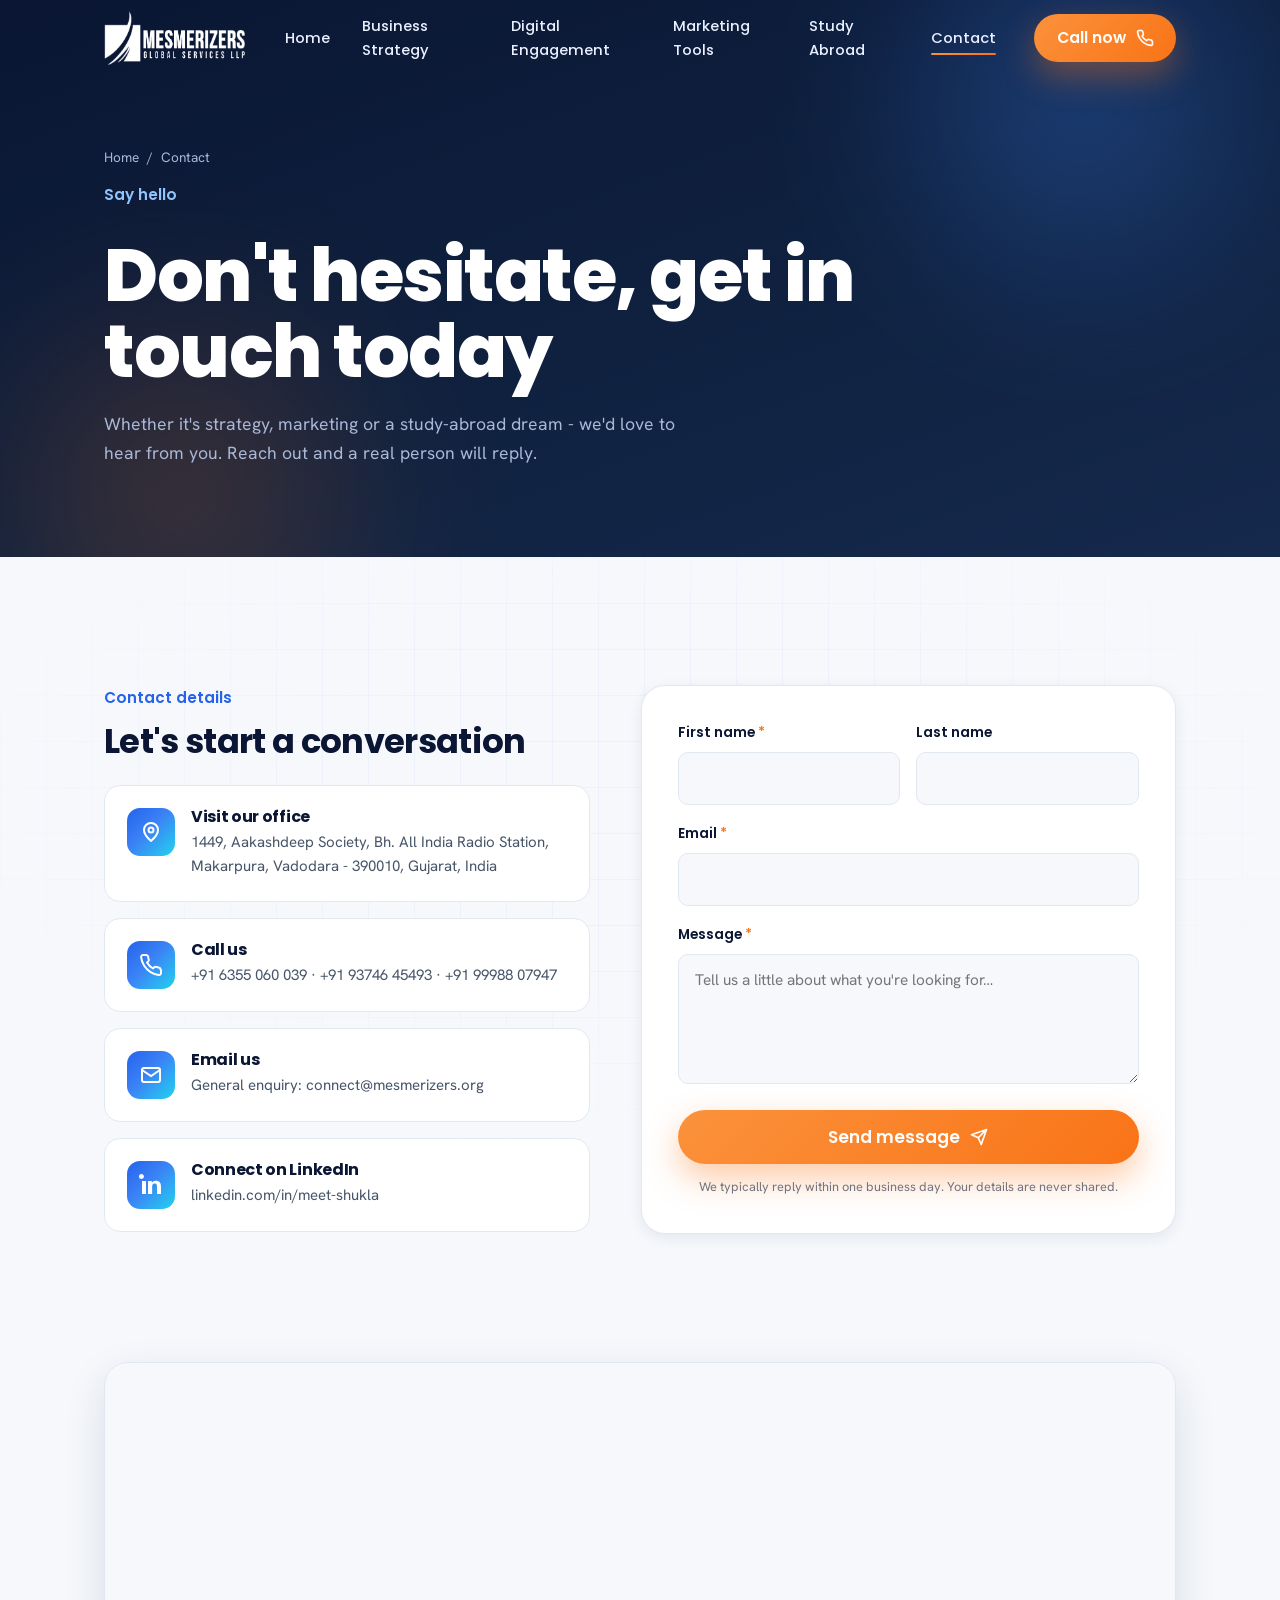
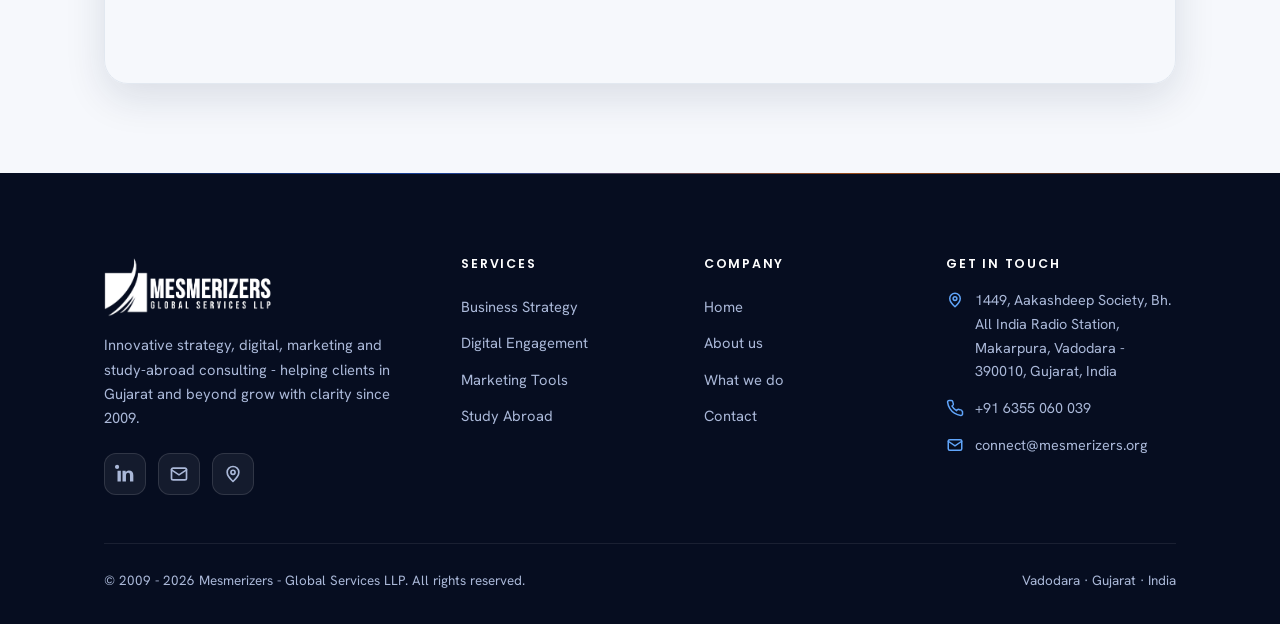
<file: contact.html>
<!DOCTYPE html>
<html lang="en">
<head>
<meta charset="UTF-8" />
<meta name="viewport" content="width=device-width, initial-scale=1" />
<title>Contact Us | Mesmerizers - Global Services LLP</title>
<meta name="description" content="Say hello to Mesmerizers - Global Services LLP. Vadodara, Gujarat. Call +91 6355 060 039 or email connect@mesmerizers.org. Don't hesitate, get in touch today." />
<meta name="theme-color" content="#0a1633" />
<link rel="icon" href="assets/img/logo-icon.png" type="image/png" />
<link rel="preconnect" href="https://fonts.googleapis.com" />
<link rel="preconnect" href="https://fonts.gstatic.com" crossorigin />
<link rel="stylesheet" href="assets/css/styles.css?v=7" />
</head>
<body>
<div class="scroll-prog"></div>

<header class="nav on-dark" id="nav">
  <div class="nav__inner">
    <a class="brand" href="index.html" aria-label="Mesmerizers home">
      <img class="brand__logo" src="assets/img/logo.png" alt="Mesmerizers - Global Services LLP" />
    </a>
    <nav class="nav__links" aria-label="Primary">
      <a href="index.html">Home</a><a href="business-strategies.html">Business Strategy</a><a href="digital-engagement.html">Digital Engagement</a><a href="marketing-tools.html">Marketing Tools</a><a href="study-abroad.html">Study Abroad</a><a href="contact.html">Contact</a>
    </nav>
    <div class="nav__cta">
      <a href="tel:+916355060039" class="btn btn--cta" data-magnetic>Call now <svg viewBox="0 0 24 24" fill="none" stroke="currentColor" stroke-width="2.2"><path d="M22 16.9v3a2 2 0 01-2.2 2 19.8 19.8 0 01-8.6-3.1 19.5 19.5 0 01-6-6A19.8 19.8 0 012.1 4.2 2 2 0 014.1 2h3a2 2 0 012 1.7c.1.9.3 1.8.6 2.6a2 2 0 01-.5 2.1L8 9.5a16 16 0 006 6l1.1-1.1a2 2 0 012.1-.5c.8.3 1.7.5 2.6.6a2 2 0 011.7 2z" stroke-linejoin="round"/></svg></a>
      <button class="nav__burger" aria-label="Menu" aria-expanded="false"><span></span><span></span><span></span></button>
    </div>
  </div>
</header>

<section class="pagehero">
  <span class="pagehero__glow a"></span><span class="pagehero__glow b"></span>
  <div class="container"><div class="pagehero__inner" data-reveal>
    <div class="crumb"><a href="index.html">Home</a> <span>/</span> Contact</div>
    <span class="eyebrow" style="color:#93c5fd; margin-top:14px;">Say hello</span>
    <h1 class="h-xl">Don't hesitate, get in touch today</h1>
    <p>Whether it's strategy, marketing or a study-abroad dream - we'd love to hear from you. Reach out and a real person will reply.</p>
  </div></div>
</section>

<section class="section bg-grid">
  <div class="container">
    <div class="contact-grid">
      <!-- info side -->
      <div data-reveal="left">
        <span class="eyebrow">Contact details</span>
        <h2 class="h-md" style="margin-bottom:24px;">Let's start a conversation</h2>
        <div class="grid" style="gap:16px;">
          <div class="info-card">
            <span class="ic"><svg viewBox="0 0 24 24" fill="none" stroke="currentColor" stroke-width="2"><path d="M12 21s7-6.2 7-11a7 7 0 10-14 0c0 4.8 7 11 7 11z" stroke-linejoin="round"/><circle cx="12" cy="10" r="2.5"/></svg></span>
            <div><h3>Visit our office</h3><p>1449, Aakashdeep Society, Bh. All India Radio Station, Makarpura, Vadodara - 390010, Gujarat, India</p></div>
          </div>
          <div class="info-card">
            <span class="ic"><svg viewBox="0 0 24 24" fill="none" stroke="currentColor" stroke-width="2"><path d="M22 16.9v3a2 2 0 01-2.2 2 19.8 19.8 0 01-8.6-3.1 19.5 19.5 0 01-6-6A19.8 19.8 0 012.1 4.2 2 2 0 014.1 2h3a2 2 0 012 1.7c.1.9.3 1.8.6 2.6a2 2 0 01-.5 2.1L8 9.5a16 16 0 006 6l1.1-1.1a2 2 0 012.1-.5c.8.3 1.7.5 2.6.6a2 2 0 011.7 2z" stroke-linejoin="round"/></svg></span>
            <div><h3>Call us</h3><p><a href="tel:+916355060039">+91 6355 060 039</a> · <a href="tel:+919374645493">+91 93746 45493</a> · <a href="tel:+919998807947">+91 99988 07947</a></p></div>
          </div>
          <div class="info-card">
            <span class="ic"><svg viewBox="0 0 24 24" fill="none" stroke="currentColor" stroke-width="2"><rect x="3" y="5" width="18" height="14" rx="2"/><path d="M3 7l9 6 9-6" stroke-linecap="round"/></svg></span>
            <div><h3>Email us</h3><p>General enquiry: <a href="mailto:connect@mesmerizers.org">connect@mesmerizers.org</a></p></div>
          </div>
          <div class="info-card">
            <span class="ic"><svg viewBox="0 0 24 24" fill="currentColor"><path d="M4.98 3.5A2.5 2.5 0 102.5 6 2.5 2.5 0 004.98 3.5zM3 8h4v13H3zM9 8h3.8v1.8h.05a4.17 4.17 0 013.75-2.06C20.4 7.74 22 9.8 22 13.4V21h-4v-6.8c0-1.62-.03-3.7-2.25-3.7s-2.6 1.76-2.6 3.58V21H9z"/></svg></span>
            <div><h3>Connect on LinkedIn</h3><p><a href="https://www.linkedin.com/in/meet-shukla-b6314b17/" target="_blank" rel="noopener">linkedin.com/in/meet-shukla</a></p></div>
          </div>
        </div>
      </div>

      <!-- form side -->
      <div data-reveal="right">
        <form class="form" id="contactForm" novalidate>
          <div class="form__success" role="status" aria-live="polite">Thanks for submitting! Your email app will open to send this to us.</div>
          <div class="form__row">
            <div class="field"><label for="firstName">First name <span class="req">*</span></label><input id="firstName" name="firstName" type="text" autocomplete="given-name" required /></div>
            <div class="field"><label for="lastName">Last name</label><input id="lastName" name="lastName" type="text" autocomplete="family-name" /></div>
          </div>
          <div class="field"><label for="email">Email <span class="req">*</span></label><input id="email" name="email" type="email" autocomplete="email" required /></div>
          <div class="field"><label for="formMessageBody">Message <span class="req">*</span></label><textarea id="formMessageBody" name="message" placeholder="Tell us a little about what you're looking for…" required></textarea></div>
          <button type="submit" class="btn btn--cta btn--lg" style="width:100%;" data-magnetic>Send message
            <svg viewBox="0 0 24 24" fill="none" stroke="currentColor" stroke-width="2.2"><path d="M22 2L11 13M22 2l-7 20-4-9-9-4 20-7z" stroke-linejoin="round"/></svg>
          </button>
          <p class="form__note">We typically reply within one business day. Your details are never shared.</p>
        </form>
      </div>
    </div>
  </div>
</section>

<!-- MAP -->
<section class="section--tight" style="padding-top:0;">
  <div class="container">
    <div class="map-embed" data-reveal>
      <iframe title="Mesmerizers office location on Google Maps" loading="lazy" referrerpolicy="no-referrer-when-downgrade"
        src="https://www.google.com/maps?q=1449+Aakashdeep+Society,+Bh.+All+India+Radio+Station,+Makarpura,+Vadodara,+Gujarat+390010&output=embed"></iframe>
    </div>
  </div>
</section>

<footer class="footer">
  <div class="container">
    <div class="footer__grid">
      <div class="footer__about">
        <a class="brand" href="index.html"><img class="brand__logo" src="assets/img/logo.png" alt="Mesmerizers - Global Services LLP" /></a>
        <p>Innovative strategy, digital, marketing and study-abroad consulting - helping clients in Gujarat and beyond grow with clarity since 2009.</p>
        <div class="socials">
          <a href="https://www.linkedin.com/in/meet-shukla-b6314b17/" target="_blank" rel="noopener" aria-label="LinkedIn"><svg viewBox="0 0 24 24" fill="currentColor"><path d="M4.98 3.5A2.5 2.5 0 102.5 6 2.5 2.5 0 004.98 3.5zM3 8h4v13H3zM9 8h3.8v1.8h.05a4.17 4.17 0 013.75-2.06C20.4 7.74 22 9.8 22 13.4V21h-4v-6.8c0-1.62-.03-3.7-2.25-3.7s-2.6 1.76-2.6 3.58V21H9z"/></svg></a>
          <a href="mailto:connect@mesmerizers.org" aria-label="Email"><svg viewBox="0 0 24 24" fill="none" stroke="currentColor" stroke-width="2"><rect x="3" y="5" width="18" height="14" rx="2"/><path d="M3 7l9 6 9-6" stroke-linecap="round"/></svg></a>
          <a href="https://maps.google.com/?cid=18000314228202533246" target="_blank" rel="noopener" aria-label="Google Maps"><svg viewBox="0 0 24 24" fill="none" stroke="currentColor" stroke-width="2"><path d="M12 21s7-6.2 7-11a7 7 0 10-14 0c0 4.8 7 11 7 11z" stroke-linejoin="round"/><circle cx="12" cy="10" r="2.5"/></svg></a>
        </div>
      </div>
      <div><h2>Services</h2><nav class="footer__links"><a href="business-strategies.html">Business Strategy</a><a href="digital-engagement.html">Digital Engagement</a><a href="marketing-tools.html">Marketing Tools</a><a href="study-abroad.html">Study Abroad</a></nav></div>
      <div><h2>Company</h2><nav class="footer__links"><a href="index.html">Home</a><a href="index.html#about">About us</a><a href="index.html#services">What we do</a><a href="contact.html">Contact</a></nav></div>
      <div><h2>Get in touch</h2><ul class="footer__contact">
        <li><svg viewBox="0 0 24 24" fill="none" stroke="currentColor" stroke-width="2"><path d="M12 21s7-6.2 7-11a7 7 0 10-14 0c0 4.8 7 11 7 11z" stroke-linejoin="round"/><circle cx="12" cy="10" r="2.5"/></svg><span>1449, Aakashdeep Society, Bh. All India Radio Station, Makarpura, Vadodara - 390010, Gujarat, India</span></li>
        <li><svg viewBox="0 0 24 24" fill="none" stroke="currentColor" stroke-width="2"><path d="M22 16.9v3a2 2 0 01-2.2 2 19.8 19.8 0 01-8.6-3.1 19.5 19.5 0 01-6-6A19.8 19.8 0 012.1 4.2 2 2 0 014.1 2h3a2 2 0 012 1.7c.1.9.3 1.8.6 2.6a2 2 0 01-.5 2.1L8 9.5a16 16 0 006 6l1.1-1.1a2 2 0 012.1-.5c.8.3 1.7.5 2.6.6a2 2 0 011.7 2z" stroke-linejoin="round"/></svg><a href="tel:+916355060039">+91 6355 060 039</a></li>
        <li><svg viewBox="0 0 24 24" fill="none" stroke="currentColor" stroke-width="2"><rect x="3" y="5" width="18" height="14" rx="2"/><path d="M3 7l9 6 9-6" stroke-linecap="round"/></svg><a href="mailto:connect@mesmerizers.org">connect@mesmerizers.org</a></li>
      </ul></div>
    </div>
    <div class="footer__bottom"><span>© 2009 - <span data-year>2024</span> Mesmerizers - Global Services LLP. All rights reserved.</span><span>Vadodara · Gujarat · India</span></div>
  </div>
</footer>

<a href="#" class="totop" aria-label="Back to top"><svg viewBox="0 0 24 24" fill="none" stroke="currentColor" stroke-width="2.4"><path d="M12 19V5M6 11l6-6 6 6" stroke-linecap="round" stroke-linejoin="round"/></svg></a>
<script src="assets/js/main.js?v=7"></script>
</body>
</html>
</file>
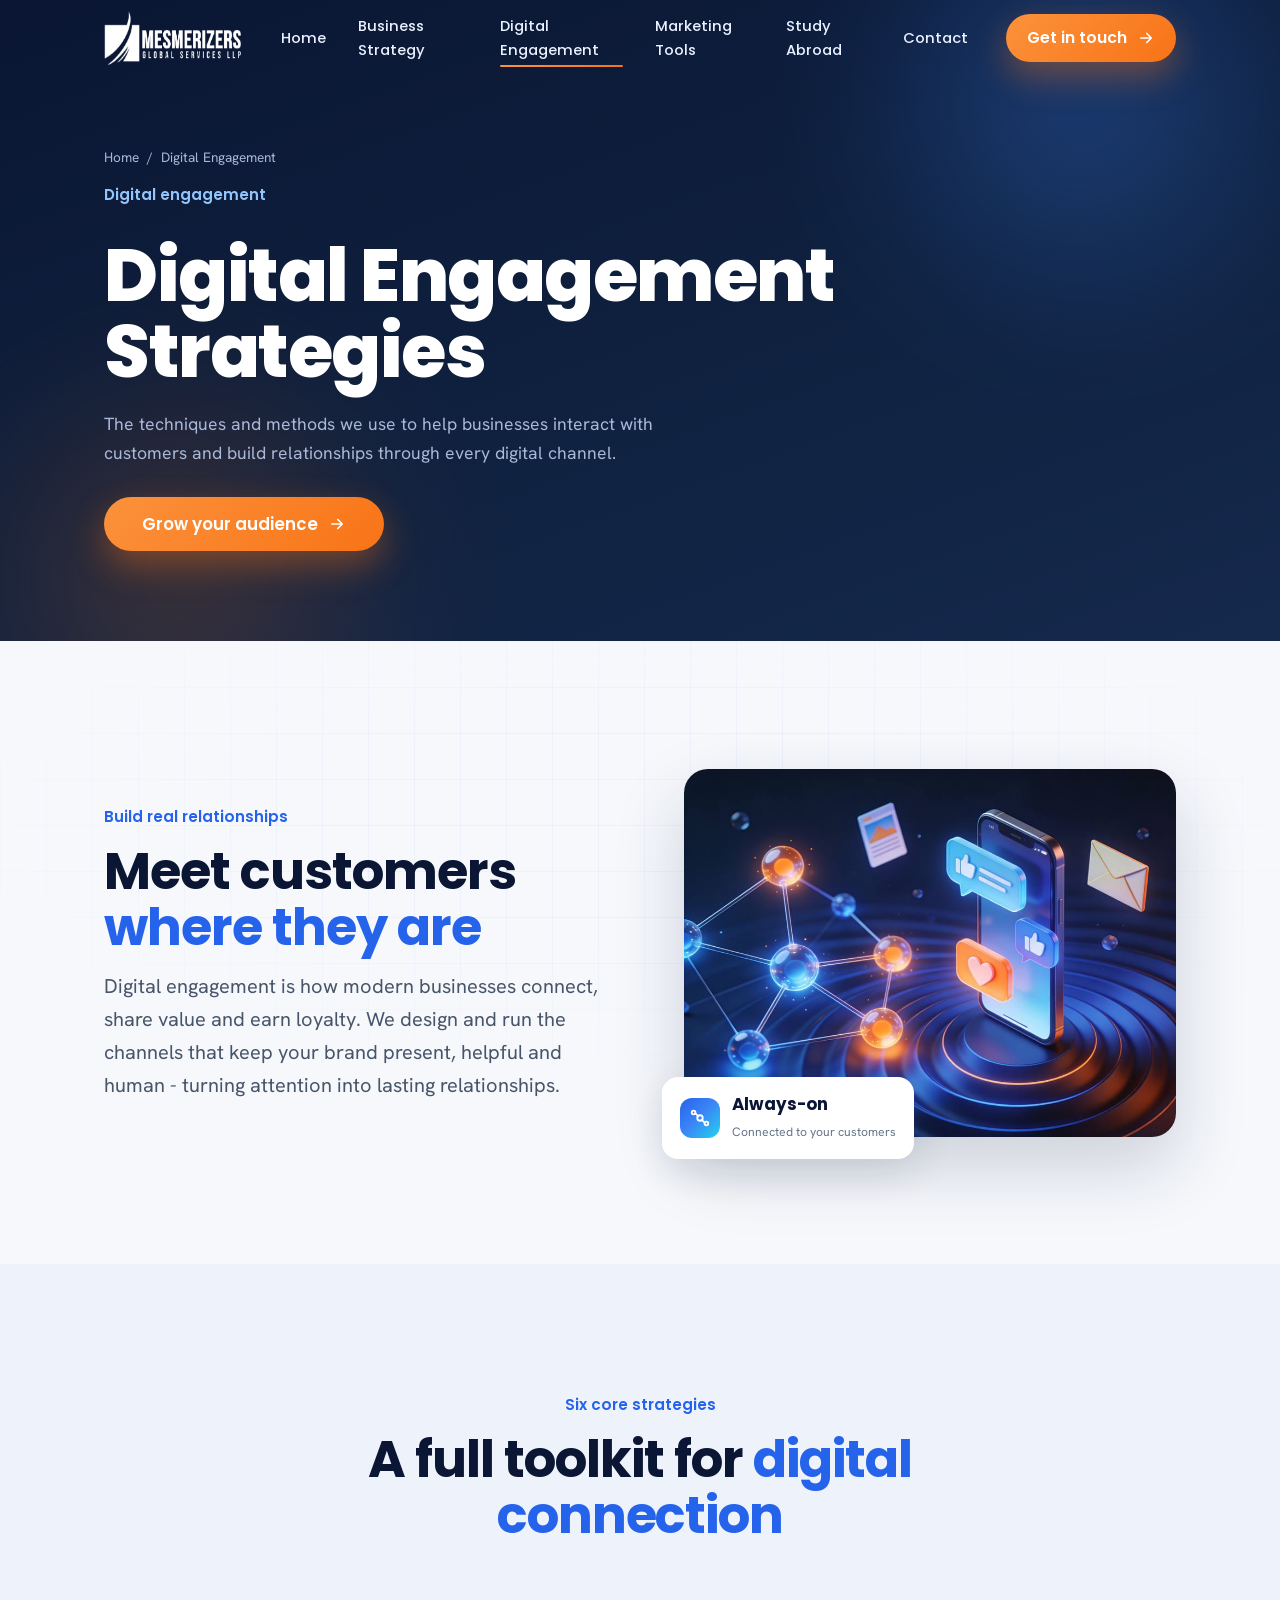
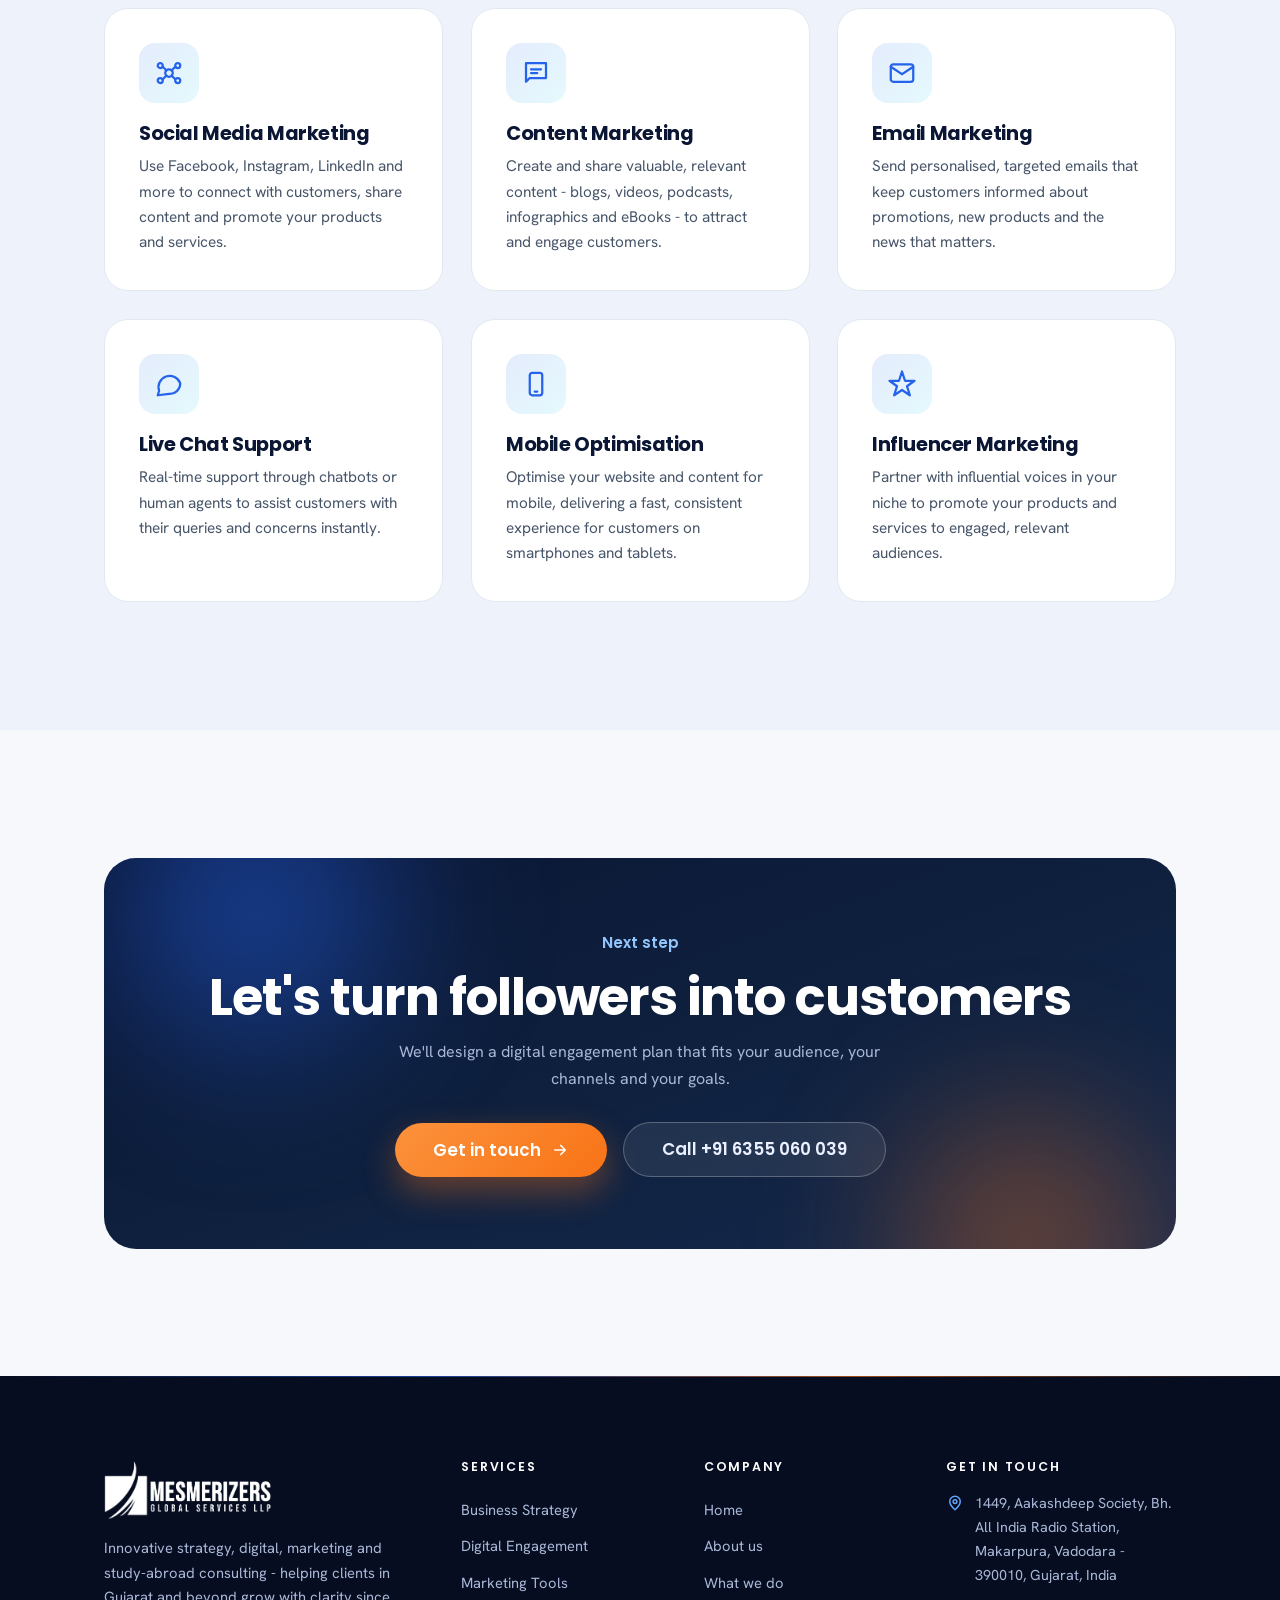
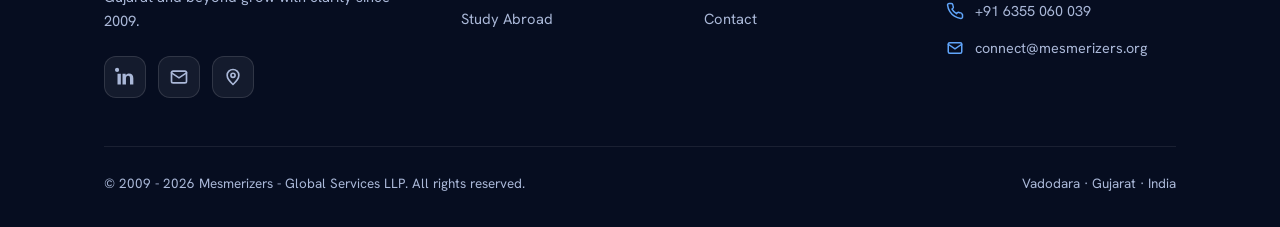
<file: digital-engagement.html>
<!DOCTYPE html>
<html lang="en">
<head>
<meta charset="UTF-8" />
<meta name="viewport" content="width=device-width, initial-scale=1" />
<title>Digital Engagement Strategies | Mesmerizers - Global Services LLP</title>
<meta name="description" content="Social media, content, email, live chat, mobile optimisation and influencer marketing - techniques to interact with customers and build lasting relationships across digital channels." />
<meta name="theme-color" content="#0a1633" />
<link rel="icon" href="assets/img/logo-icon.png" type="image/png" />
<link rel="preconnect" href="https://fonts.googleapis.com" />
<link rel="preconnect" href="https://fonts.gstatic.com" crossorigin />
<link rel="stylesheet" href="assets/css/styles.css?v=7" />
</head>
<body>
<div class="scroll-prog"></div>

<header class="nav on-dark" id="nav">
  <div class="nav__inner">
    <a class="brand" href="index.html" aria-label="Mesmerizers home">
      <img class="brand__logo" src="assets/img/logo.png" alt="Mesmerizers - Global Services LLP" />
    </a>
    <nav class="nav__links" aria-label="Primary">
      <a href="index.html">Home</a><a href="business-strategies.html">Business Strategy</a><a href="digital-engagement.html">Digital Engagement</a><a href="marketing-tools.html">Marketing Tools</a><a href="study-abroad.html">Study Abroad</a><a href="contact.html">Contact</a>
    </nav>
    <div class="nav__cta">
      <a href="contact.html" class="btn btn--cta" data-magnetic>Get in touch <svg viewBox="0 0 24 24" fill="none" stroke="currentColor" stroke-width="2.2"><path d="M5 12h14M13 6l6 6-6 6" stroke-linecap="round" stroke-linejoin="round"/></svg></a>
      <button class="nav__burger" aria-label="Menu" aria-expanded="false"><span></span><span></span><span></span></button>
    </div>
  </div>
</header>

<section class="pagehero">
  <span class="pagehero__glow a"></span><span class="pagehero__glow b"></span>
  <div class="container"><div class="pagehero__inner" data-reveal>
    <div class="crumb"><a href="index.html">Home</a> <span>/</span> Digital Engagement</div>
    <span class="eyebrow" style="color:#93c5fd; margin-top:14px;">Digital engagement</span>
    <h1 class="h-xl">Digital Engagement Strategies</h1>
    <p>The techniques and methods we use to help businesses interact with customers and build relationships through every digital channel.</p>
    <a href="contact.html" class="btn btn--cta btn--lg" style="margin-top:30px;" data-magnetic>Grow your audience <svg viewBox="0 0 24 24" fill="none" stroke="currentColor" stroke-width="2.2"><path d="M5 12h14M13 6l6 6-6 6" stroke-linecap="round" stroke-linejoin="round"/></svg></a>
  </div></div>
</section>

<section class="section bg-grid">
  <div class="container">
    <div class="split reverse">
      <div class="split__media" data-reveal="right">
        <img src="assets/img/svc-digital.jpg" width="900" height="673" loading="lazy" decoding="async" alt="Digital engagement and social media network" />
        <div class="badge-float bl floaty"><span class="bf__icon"><svg viewBox="0 0 24 24" fill="none" stroke="currentColor" stroke-width="2"><circle cx="12" cy="12" r="3"/><circle cx="5" cy="6" r="2"/><circle cx="19" cy="18" r="2"/><path d="M7 7l3 3M17 17l-3-3" stroke-linecap="round"/></svg></span><div><strong>Always-on</strong><span>Connected to your customers</span></div></div>
      </div>
      <div data-reveal="left">
        <span class="eyebrow">Build real relationships</span>
        <h2 class="h-lg">Meet customers <span class="gradient-text">where they are</span></h2>
        <p class="lead" style="margin-top:14px;">Digital engagement is how modern businesses connect, share value and earn loyalty. We design and run the channels that keep your brand present, helpful and human - turning attention into lasting relationships.</p>
      </div>
    </div>
  </div>
</section>

<section class="section section--alt">
  <div class="container">
    <div class="section-head center" data-reveal>
      <span class="eyebrow center-line">Six core strategies</span>
      <h2 class="h-lg">A full toolkit for <span class="gradient-text">digital connection</span></h2>
    </div>
    <div class="grid grid--3">
      <article class="card" data-reveal data-delay="1"><div class="card__icon"><svg viewBox="0 0 24 24" fill="none" stroke="currentColor" stroke-width="1.8"><circle cx="12" cy="12" r="3"/><circle cx="5" cy="6" r="2"/><circle cx="19" cy="6" r="2"/><circle cx="5" cy="18" r="2"/><circle cx="19" cy="18" r="2"/><path d="M7 7l3 3M17 7l-3 3M7 17l3-3M17 17l-3-3" stroke-linecap="round"/></svg></div><h3>Social Media Marketing</h3><p>Use Facebook, Instagram, LinkedIn and more to connect with customers, share content and promote your products and services.</p></article>
      <article class="card" data-reveal data-delay="2"><div class="card__icon"><svg viewBox="0 0 24 24" fill="none" stroke="currentColor" stroke-width="1.8"><path d="M4 4h16v12H7l-3 3z" stroke-linejoin="round"/><path d="M8 9h8M8 12h5" stroke-linecap="round"/></svg></div><h3>Content Marketing</h3><p>Create and share valuable, relevant content - blogs, videos, podcasts, infographics and eBooks - to attract and engage customers.</p></article>
      <article class="card" data-reveal data-delay="3"><div class="card__icon"><svg viewBox="0 0 24 24" fill="none" stroke="currentColor" stroke-width="1.8"><rect x="3" y="5" width="18" height="14" rx="2"/><path d="M3 7l9 6 9-6" stroke-linecap="round"/></svg></div><h3>Email Marketing</h3><p>Send personalised, targeted emails that keep customers informed about promotions, new products and the news that matters.</p></article>
      <article class="card" data-reveal data-delay="1"><div class="card__icon"><svg viewBox="0 0 24 24" fill="none" stroke="currentColor" stroke-width="1.8"><path d="M21 11.5a8.4 8.4 0 01-9 8.4L3 21l1.1-3.6A8.4 8.4 0 1121 11.5z" stroke-linejoin="round"/></svg></div><h3>Live Chat Support</h3><p>Real-time support through chatbots or human agents to assist customers with their queries and concerns instantly.</p></article>
      <article class="card" data-reveal data-delay="2"><div class="card__icon"><svg viewBox="0 0 24 24" fill="none" stroke="currentColor" stroke-width="1.8"><rect x="7" y="3" width="10" height="18" rx="2"/><path d="M11 18h2" stroke-linecap="round"/></svg></div><h3>Mobile Optimisation</h3><p>Optimise your website and content for mobile, delivering a fast, consistent experience for customers on smartphones and tablets.</p></article>
      <article class="card" data-reveal data-delay="3"><div class="card__icon"><svg viewBox="0 0 24 24" fill="none" stroke="currentColor" stroke-width="1.8"><path d="M12 2l2.4 7.4H22l-6 4.4 2.3 7.2L12 16.8 5.7 21l2.3-7.2-6-4.4h7.6z" stroke-linejoin="round"/></svg></div><h3>Influencer Marketing</h3><p>Partner with influential voices in your niche to promote your products and services to engaged, relevant audiences.</p></article>
    </div>
  </div>
</section>

<section class="section"><div class="container"><div class="ctaband" data-reveal="scale">
  <span class="eyebrow center-line" style="color:#93c5fd;">Next step</span>
  <h2 class="h-lg">Let's turn followers into customers</h2>
  <p>We'll design a digital engagement plan that fits your audience, your channels and your goals.</p>
  <div class="hero__actions"><a href="contact.html" class="btn btn--cta btn--lg" data-magnetic>Get in touch <svg viewBox="0 0 24 24" fill="none" stroke="currentColor" stroke-width="2.2"><path d="M5 12h14M13 6l6 6-6 6" stroke-linecap="round" stroke-linejoin="round"/></svg></a><a href="tel:+916355060039" class="btn btn--ghost btn--lg">Call +91 6355 060 039</a></div>
</div></div></section>

<footer class="footer">
  <div class="container">
    <div class="footer__grid">
      <div class="footer__about">
        <a class="brand" href="index.html"><img class="brand__logo" src="assets/img/logo.png" alt="Mesmerizers - Global Services LLP" /></a>
        <p>Innovative strategy, digital, marketing and study-abroad consulting - helping clients in Gujarat and beyond grow with clarity since 2009.</p>
        <div class="socials">
          <a href="https://www.linkedin.com/in/meet-shukla-b6314b17/" target="_blank" rel="noopener" aria-label="LinkedIn"><svg viewBox="0 0 24 24" fill="currentColor"><path d="M4.98 3.5A2.5 2.5 0 102.5 6 2.5 2.5 0 004.98 3.5zM3 8h4v13H3zM9 8h3.8v1.8h.05a4.17 4.17 0 013.75-2.06C20.4 7.74 22 9.8 22 13.4V21h-4v-6.8c0-1.62-.03-3.7-2.25-3.7s-2.6 1.76-2.6 3.58V21H9z"/></svg></a>
          <a href="mailto:connect@mesmerizers.org" aria-label="Email"><svg viewBox="0 0 24 24" fill="none" stroke="currentColor" stroke-width="2"><rect x="3" y="5" width="18" height="14" rx="2"/><path d="M3 7l9 6 9-6" stroke-linecap="round"/></svg></a>
          <a href="https://maps.google.com/?cid=18000314228202533246" target="_blank" rel="noopener" aria-label="Google Maps"><svg viewBox="0 0 24 24" fill="none" stroke="currentColor" stroke-width="2"><path d="M12 21s7-6.2 7-11a7 7 0 10-14 0c0 4.8 7 11 7 11z" stroke-linejoin="round"/><circle cx="12" cy="10" r="2.5"/></svg></a>
        </div>
      </div>
      <div><h2>Services</h2><nav class="footer__links"><a href="business-strategies.html">Business Strategy</a><a href="digital-engagement.html">Digital Engagement</a><a href="marketing-tools.html">Marketing Tools</a><a href="study-abroad.html">Study Abroad</a></nav></div>
      <div><h2>Company</h2><nav class="footer__links"><a href="index.html">Home</a><a href="index.html#about">About us</a><a href="index.html#services">What we do</a><a href="contact.html">Contact</a></nav></div>
      <div><h2>Get in touch</h2><ul class="footer__contact">
        <li><svg viewBox="0 0 24 24" fill="none" stroke="currentColor" stroke-width="2"><path d="M12 21s7-6.2 7-11a7 7 0 10-14 0c0 4.8 7 11 7 11z" stroke-linejoin="round"/><circle cx="12" cy="10" r="2.5"/></svg><span>1449, Aakashdeep Society, Bh. All India Radio Station, Makarpura, Vadodara - 390010, Gujarat, India</span></li>
        <li><svg viewBox="0 0 24 24" fill="none" stroke="currentColor" stroke-width="2"><path d="M22 16.9v3a2 2 0 01-2.2 2 19.8 19.8 0 01-8.6-3.1 19.5 19.5 0 01-6-6A19.8 19.8 0 012.1 4.2 2 2 0 014.1 2h3a2 2 0 012 1.7c.1.9.3 1.8.6 2.6a2 2 0 01-.5 2.1L8 9.5a16 16 0 006 6l1.1-1.1a2 2 0 012.1-.5c.8.3 1.7.5 2.6.6a2 2 0 011.7 2z" stroke-linejoin="round"/></svg><a href="tel:+916355060039">+91 6355 060 039</a></li>
        <li><svg viewBox="0 0 24 24" fill="none" stroke="currentColor" stroke-width="2"><rect x="3" y="5" width="18" height="14" rx="2"/><path d="M3 7l9 6 9-6" stroke-linecap="round"/></svg><a href="mailto:connect@mesmerizers.org">connect@mesmerizers.org</a></li>
      </ul></div>
    </div>
    <div class="footer__bottom"><span>© 2009 - <span data-year>2024</span> Mesmerizers - Global Services LLP. All rights reserved.</span><span>Vadodara · Gujarat · India</span></div>
  </div>
</footer>

<a href="#" class="totop" aria-label="Back to top"><svg viewBox="0 0 24 24" fill="none" stroke="currentColor" stroke-width="2.4"><path d="M12 19V5M6 11l6-6 6 6" stroke-linecap="round" stroke-linejoin="round"/></svg></a>
<script src="assets/js/main.js?v=7"></script>
</body>
</html>
</file>
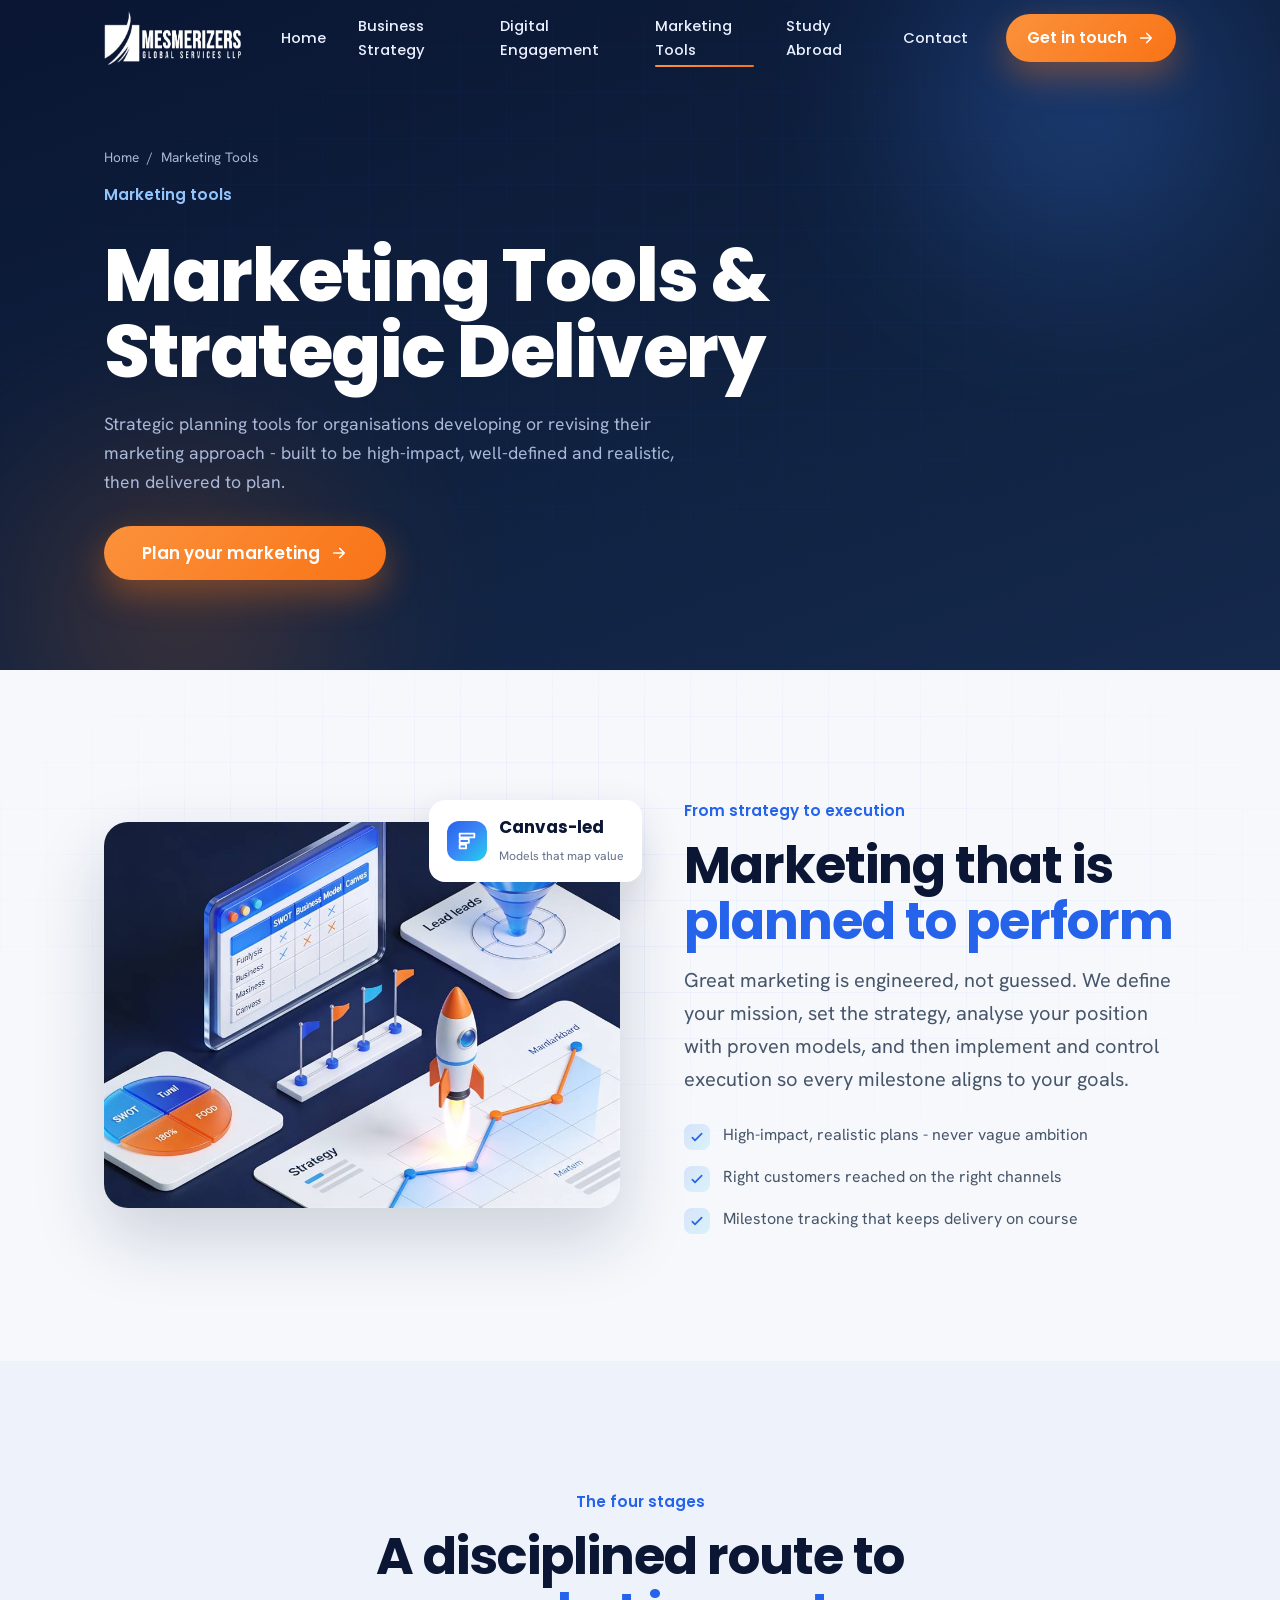
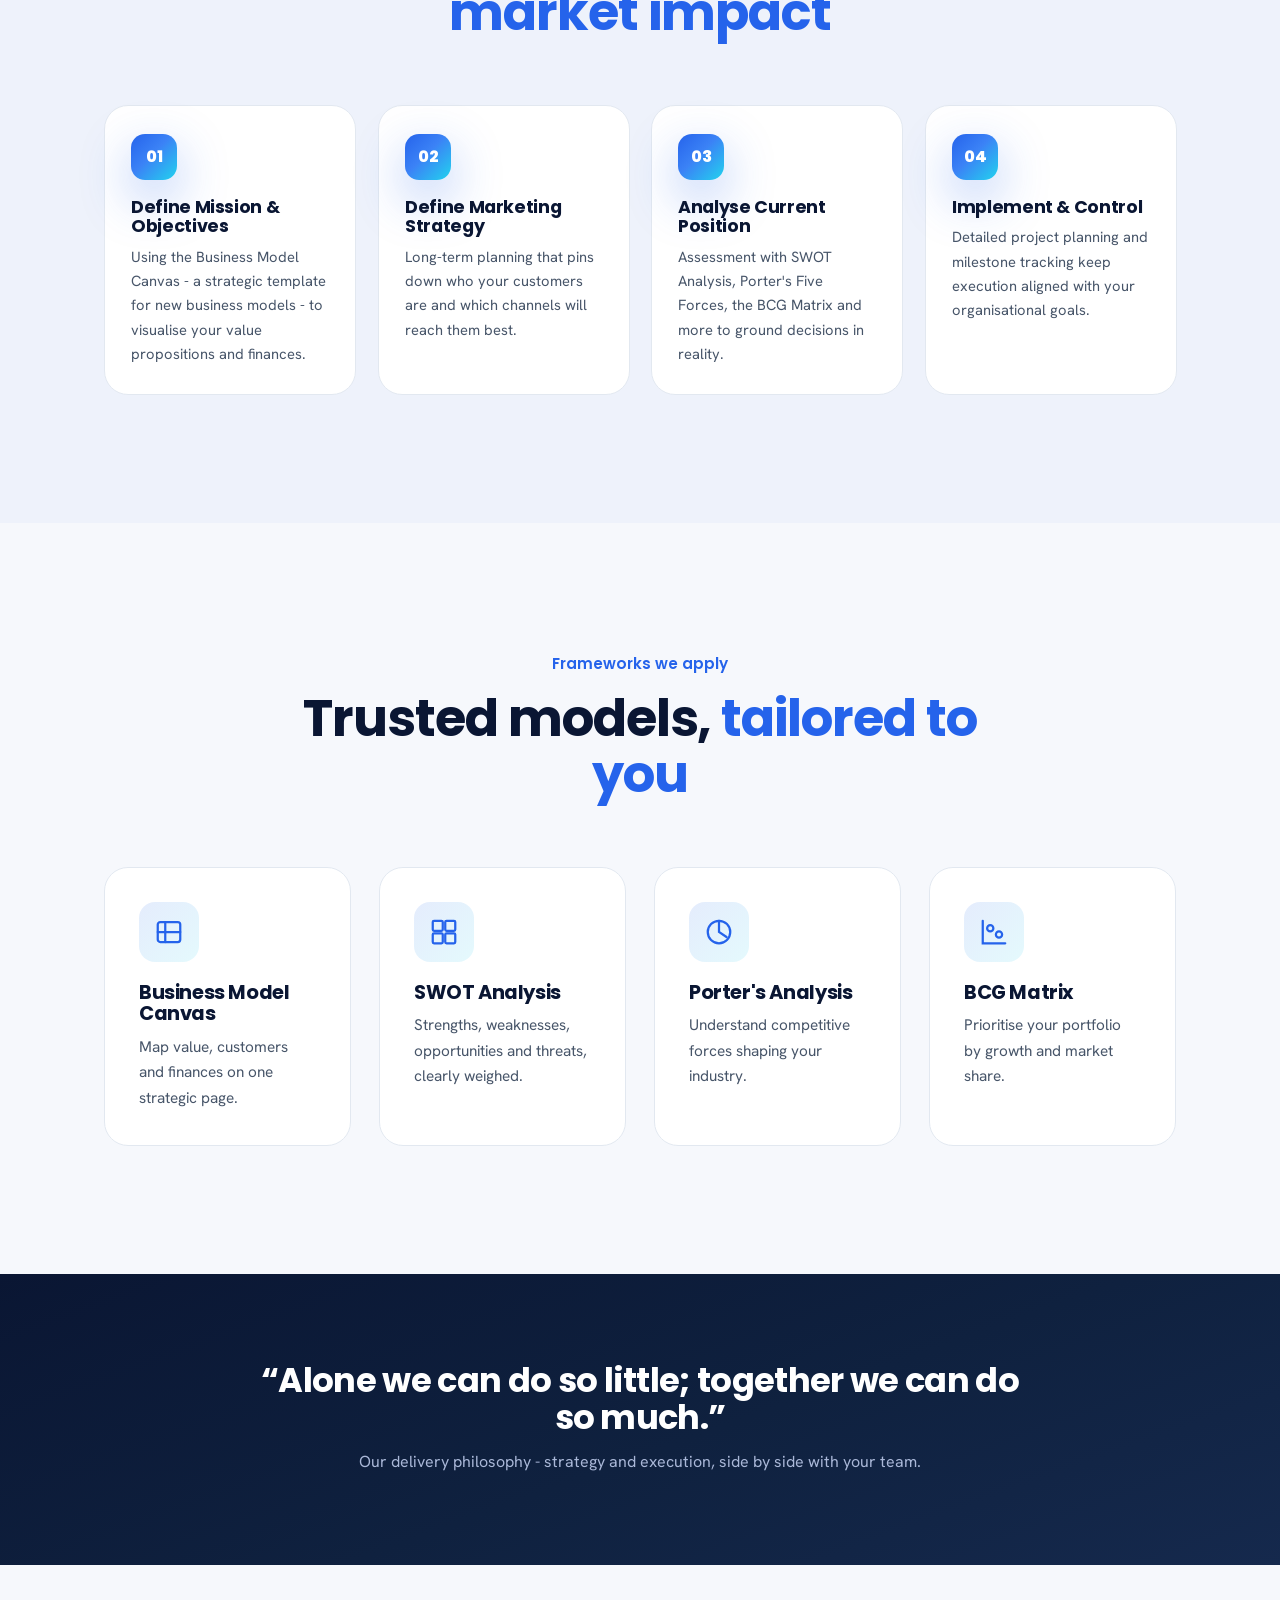
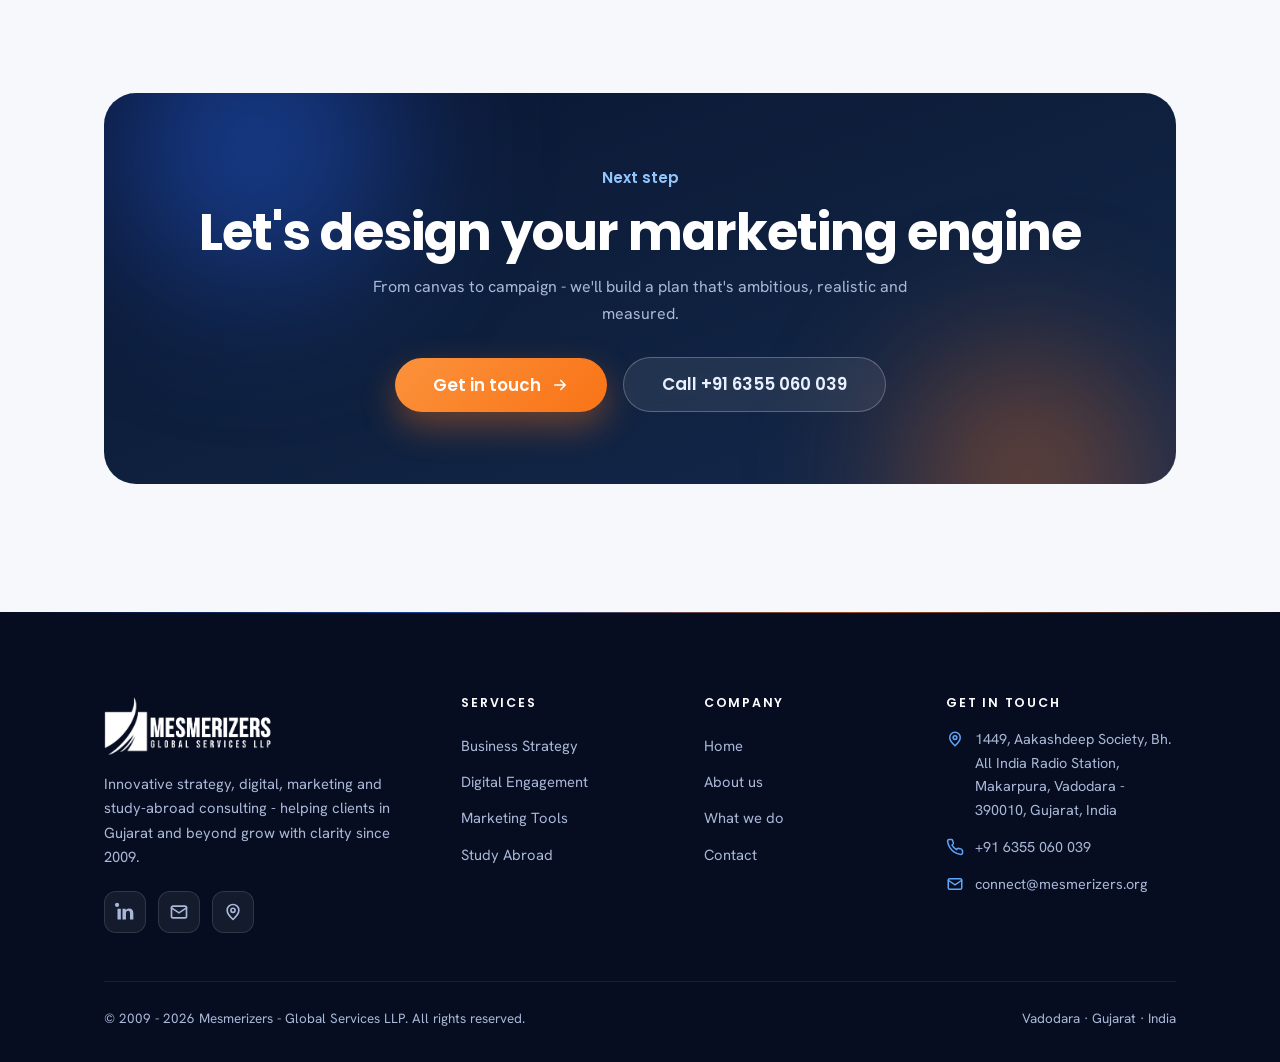
<file: marketing-tools.html>
<!DOCTYPE html>
<html lang="en">
<head>
<meta charset="UTF-8" />
<meta name="viewport" content="width=device-width, initial-scale=1" />
<title>Marketing Tools &amp; Strategic Delivery | Mesmerizers - Global Services LLP</title>
<meta name="description" content="High-impact, well-defined and realistic marketing strategy built on the Business Model Canvas, SWOT, Porter's and BCG Matrix - then delivered and controlled to plan." />
<meta name="theme-color" content="#0a1633" />
<link rel="icon" href="assets/img/logo-icon.png" type="image/png" />
<link rel="preconnect" href="https://fonts.googleapis.com" />
<link rel="preconnect" href="https://fonts.gstatic.com" crossorigin />
<link rel="stylesheet" href="assets/css/styles.css?v=7" />
</head>
<body>
<div class="scroll-prog"></div>

<header class="nav on-dark" id="nav">
  <div class="nav__inner">
    <a class="brand" href="index.html" aria-label="Mesmerizers home">
      <img class="brand__logo" src="assets/img/logo.png" alt="Mesmerizers - Global Services LLP" />
    </a>
    <nav class="nav__links" aria-label="Primary">
      <a href="index.html">Home</a><a href="business-strategies.html">Business Strategy</a><a href="digital-engagement.html">Digital Engagement</a><a href="marketing-tools.html">Marketing Tools</a><a href="study-abroad.html">Study Abroad</a><a href="contact.html">Contact</a>
    </nav>
    <div class="nav__cta">
      <a href="contact.html" class="btn btn--cta" data-magnetic>Get in touch <svg viewBox="0 0 24 24" fill="none" stroke="currentColor" stroke-width="2.2"><path d="M5 12h14M13 6l6 6-6 6" stroke-linecap="round" stroke-linejoin="round"/></svg></a>
      <button class="nav__burger" aria-label="Menu" aria-expanded="false"><span></span><span></span><span></span></button>
    </div>
  </div>
</header>

<section class="pagehero">
  <span class="pagehero__glow a"></span><span class="pagehero__glow b"></span>
  <div class="container"><div class="pagehero__inner" data-reveal>
    <div class="crumb"><a href="index.html">Home</a> <span>/</span> Marketing Tools</div>
    <span class="eyebrow" style="color:#93c5fd; margin-top:14px;">Marketing tools</span>
    <h1 class="h-xl">Marketing Tools &amp; Strategic Delivery</h1>
    <p>Strategic planning tools for organisations developing or revising their marketing approach - built to be high-impact, well-defined and realistic, then delivered to plan.</p>
    <a href="contact.html" class="btn btn--cta btn--lg" style="margin-top:30px;" data-magnetic>Plan your marketing <svg viewBox="0 0 24 24" fill="none" stroke="currentColor" stroke-width="2.2"><path d="M5 12h14M13 6l6 6-6 6" stroke-linecap="round" stroke-linejoin="round"/></svg></a>
  </div></div>
</section>

<section class="section bg-grid">
  <div class="container">
    <div class="split">
      <div class="split__media" data-reveal="left">
        <img src="assets/img/svc-marketing.jpg" alt="Marketing strategy tools, canvas and roadmap" width="900" height="673" loading="lazy" decoding="async" />
        <div class="badge-float tr floaty"><span class="bf__icon"><svg viewBox="0 0 24 24" fill="none" stroke="currentColor" stroke-width="2"><path d="M4 4h16v4H4zM4 10h10v4H4zM4 16h7v4H4z" stroke-linejoin="round"/></svg></span><div><strong>Canvas-led</strong><span>Models that map value</span></div></div>
      </div>
      <div data-reveal="right">
        <span class="eyebrow">From strategy to execution</span>
        <h2 class="h-lg">Marketing that is <span class="gradient-text">planned to perform</span></h2>
        <p class="lead" style="margin-top:14px;">Great marketing is engineered, not guessed. We define your mission, set the strategy, analyse your position with proven models, and then implement and control execution so every milestone aligns to your goals.</p>
        <ul class="ticklist">
          <li><span class="tick"><svg viewBox="0 0 24 24" fill="none" stroke="currentColor" stroke-width="2.5"><path d="M5 13l4 4L19 7" stroke-linecap="round" stroke-linejoin="round"/></svg></span><span>High-impact, realistic plans - never vague ambition</span></li>
          <li><span class="tick"><svg viewBox="0 0 24 24" fill="none" stroke="currentColor" stroke-width="2.5"><path d="M5 13l4 4L19 7" stroke-linecap="round" stroke-linejoin="round"/></svg></span><span>Right customers reached on the right channels</span></li>
          <li><span class="tick"><svg viewBox="0 0 24 24" fill="none" stroke="currentColor" stroke-width="2.5"><path d="M5 13l4 4L19 7" stroke-linecap="round" stroke-linejoin="round"/></svg></span><span>Milestone tracking that keeps delivery on course</span></li>
        </ul>
      </div>
    </div>
  </div>
</section>

<section class="section section--alt">
  <div class="container">
    <div class="section-head center" data-reveal>
      <span class="eyebrow center-line">The four stages</span>
      <h2 class="h-lg">A disciplined route to <span class="gradient-text">market impact</span></h2>
    </div>
    <div class="steps cols">
      <div class="step" data-reveal data-delay="1"><div class="step__n"></div><h3>Define Mission &amp; Objectives</h3><p>Using the Business Model Canvas - a strategic template for new business models - to visualise your value propositions and finances.</p></div>
      <div class="step" data-reveal data-delay="2"><div class="step__n"></div><h3>Define Marketing Strategy</h3><p>Long-term planning that pins down who your customers are and which channels will reach them best.</p></div>
      <div class="step" data-reveal data-delay="3"><div class="step__n"></div><h3>Analyse Current Position</h3><p>Assessment with SWOT Analysis, Porter's Five Forces, the BCG Matrix and more to ground decisions in reality.</p></div>
      <div class="step" data-reveal data-delay="4"><div class="step__n"></div><h3>Implement &amp; Control</h3><p>Detailed project planning and milestone tracking keep execution aligned with your organisational goals.</p></div>
    </div>
  </div>
</section>

<section class="section">
  <div class="container">
    <div class="section-head center" data-reveal>
      <span class="eyebrow center-line">Frameworks we apply</span>
      <h2 class="h-lg">Trusted models, <span class="gradient-text">tailored to you</span></h2>
    </div>
    <div class="grid grid--4">
      <article class="card" data-reveal data-delay="1"><div class="card__icon"><svg viewBox="0 0 24 24" fill="none" stroke="currentColor" stroke-width="1.8"><rect x="3" y="4" width="18" height="16" rx="2"/><path d="M9 4v16M3 12h18" stroke-linecap="round"/></svg></div><h3>Business Model Canvas</h3><p>Map value, customers and finances on one strategic page.</p></article>
      <article class="card" data-reveal data-delay="2"><div class="card__icon"><svg viewBox="0 0 24 24" fill="none" stroke="currentColor" stroke-width="1.8"><rect x="3" y="3" width="8" height="8" rx="1"/><rect x="13" y="3" width="8" height="8" rx="1"/><rect x="3" y="13" width="8" height="8" rx="1"/><rect x="13" y="13" width="8" height="8" rx="1"/></svg></div><h3>SWOT Analysis</h3><p>Strengths, weaknesses, opportunities and threats, clearly weighed.</p></article>
      <article class="card" data-reveal data-delay="3"><div class="card__icon"><svg viewBox="0 0 24 24" fill="none" stroke="currentColor" stroke-width="1.8"><circle cx="12" cy="12" r="9"/><path d="M12 3v9l6 4" stroke-linecap="round"/></svg></div><h3>Porter's Analysis</h3><p>Understand competitive forces shaping your industry.</p></article>
      <article class="card" data-reveal data-delay="4"><div class="card__icon"><svg viewBox="0 0 24 24" fill="none" stroke="currentColor" stroke-width="1.8"><path d="M3 3v18h18" stroke-linecap="round"/><circle cx="9" cy="9" r="2.5"/><circle cx="16" cy="14" r="2.5"/></svg></div><h3>BCG Matrix</h3><p>Prioritise your portfolio by growth and market share.</p></article>
    </div>
  </div>
</section>

<section class="section--tight section--navy bg-grid">
  <div class="container center" data-reveal>
    <h2 class="h-md" style="color:#fff; max-width:760px; margin:0 auto;">“Alone we can do so little; together we can do so much.”</h2>
    <p class="muted-dark" style="margin-top:12px;">Our delivery philosophy - strategy and execution, side by side with your team.</p>
  </div>
</section>

<section class="section"><div class="container"><div class="ctaband" data-reveal="scale">
  <span class="eyebrow center-line" style="color:#93c5fd;">Next step</span>
  <h2 class="h-lg">Let's design your marketing engine</h2>
  <p>From canvas to campaign - we'll build a plan that's ambitious, realistic and measured.</p>
  <div class="hero__actions"><a href="contact.html" class="btn btn--cta btn--lg" data-magnetic>Get in touch <svg viewBox="0 0 24 24" fill="none" stroke="currentColor" stroke-width="2.2"><path d="M5 12h14M13 6l6 6-6 6" stroke-linecap="round" stroke-linejoin="round"/></svg></a><a href="tel:+916355060039" class="btn btn--ghost btn--lg">Call +91 6355 060 039</a></div>
</div></div></section>

<footer class="footer">
  <div class="container">
    <div class="footer__grid">
      <div class="footer__about">
        <a class="brand" href="index.html"><img class="brand__logo" src="assets/img/logo.png" alt="Mesmerizers - Global Services LLP" /></a>
        <p>Innovative strategy, digital, marketing and study-abroad consulting - helping clients in Gujarat and beyond grow with clarity since 2009.</p>
        <div class="socials">
          <a href="https://www.linkedin.com/in/meet-shukla-b6314b17/" target="_blank" rel="noopener" aria-label="LinkedIn"><svg viewBox="0 0 24 24" fill="currentColor"><path d="M4.98 3.5A2.5 2.5 0 102.5 6 2.5 2.5 0 004.98 3.5zM3 8h4v13H3zM9 8h3.8v1.8h.05a4.17 4.17 0 013.75-2.06C20.4 7.74 22 9.8 22 13.4V21h-4v-6.8c0-1.62-.03-3.7-2.25-3.7s-2.6 1.76-2.6 3.58V21H9z"/></svg></a>
          <a href="mailto:connect@mesmerizers.org" aria-label="Email"><svg viewBox="0 0 24 24" fill="none" stroke="currentColor" stroke-width="2"><rect x="3" y="5" width="18" height="14" rx="2"/><path d="M3 7l9 6 9-6" stroke-linecap="round"/></svg></a>
          <a href="https://maps.google.com/?cid=18000314228202533246" target="_blank" rel="noopener" aria-label="Google Maps"><svg viewBox="0 0 24 24" fill="none" stroke="currentColor" stroke-width="2"><path d="M12 21s7-6.2 7-11a7 7 0 10-14 0c0 4.8 7 11 7 11z" stroke-linejoin="round"/><circle cx="12" cy="10" r="2.5"/></svg></a>
        </div>
      </div>
      <div><h2>Services</h2><nav class="footer__links"><a href="business-strategies.html">Business Strategy</a><a href="digital-engagement.html">Digital Engagement</a><a href="marketing-tools.html">Marketing Tools</a><a href="study-abroad.html">Study Abroad</a></nav></div>
      <div><h2>Company</h2><nav class="footer__links"><a href="index.html">Home</a><a href="index.html#about">About us</a><a href="index.html#services">What we do</a><a href="contact.html">Contact</a></nav></div>
      <div><h2>Get in touch</h2><ul class="footer__contact">
        <li><svg viewBox="0 0 24 24" fill="none" stroke="currentColor" stroke-width="2"><path d="M12 21s7-6.2 7-11a7 7 0 10-14 0c0 4.8 7 11 7 11z" stroke-linejoin="round"/><circle cx="12" cy="10" r="2.5"/></svg><span>1449, Aakashdeep Society, Bh. All India Radio Station, Makarpura, Vadodara - 390010, Gujarat, India</span></li>
        <li><svg viewBox="0 0 24 24" fill="none" stroke="currentColor" stroke-width="2"><path d="M22 16.9v3a2 2 0 01-2.2 2 19.8 19.8 0 01-8.6-3.1 19.5 19.5 0 01-6-6A19.8 19.8 0 012.1 4.2 2 2 0 014.1 2h3a2 2 0 012 1.7c.1.9.3 1.8.6 2.6a2 2 0 01-.5 2.1L8 9.5a16 16 0 006 6l1.1-1.1a2 2 0 012.1-.5c.8.3 1.7.5 2.6.6a2 2 0 011.7 2z" stroke-linejoin="round"/></svg><a href="tel:+916355060039">+91 6355 060 039</a></li>
        <li><svg viewBox="0 0 24 24" fill="none" stroke="currentColor" stroke-width="2"><rect x="3" y="5" width="18" height="14" rx="2"/><path d="M3 7l9 6 9-6" stroke-linecap="round"/></svg><a href="mailto:connect@mesmerizers.org">connect@mesmerizers.org</a></li>
      </ul></div>
    </div>
    <div class="footer__bottom"><span>© 2009 - <span data-year>2024</span> Mesmerizers - Global Services LLP. All rights reserved.</span><span>Vadodara · Gujarat · India</span></div>
  </div>
</footer>

<a href="#" class="totop" aria-label="Back to top"><svg viewBox="0 0 24 24" fill="none" stroke="currentColor" stroke-width="2.4"><path d="M12 19V5M6 11l6-6 6 6" stroke-linecap="round" stroke-linejoin="round"/></svg></a>
<script src="assets/js/main.js?v=7"></script>
</body>
</html>
</file>
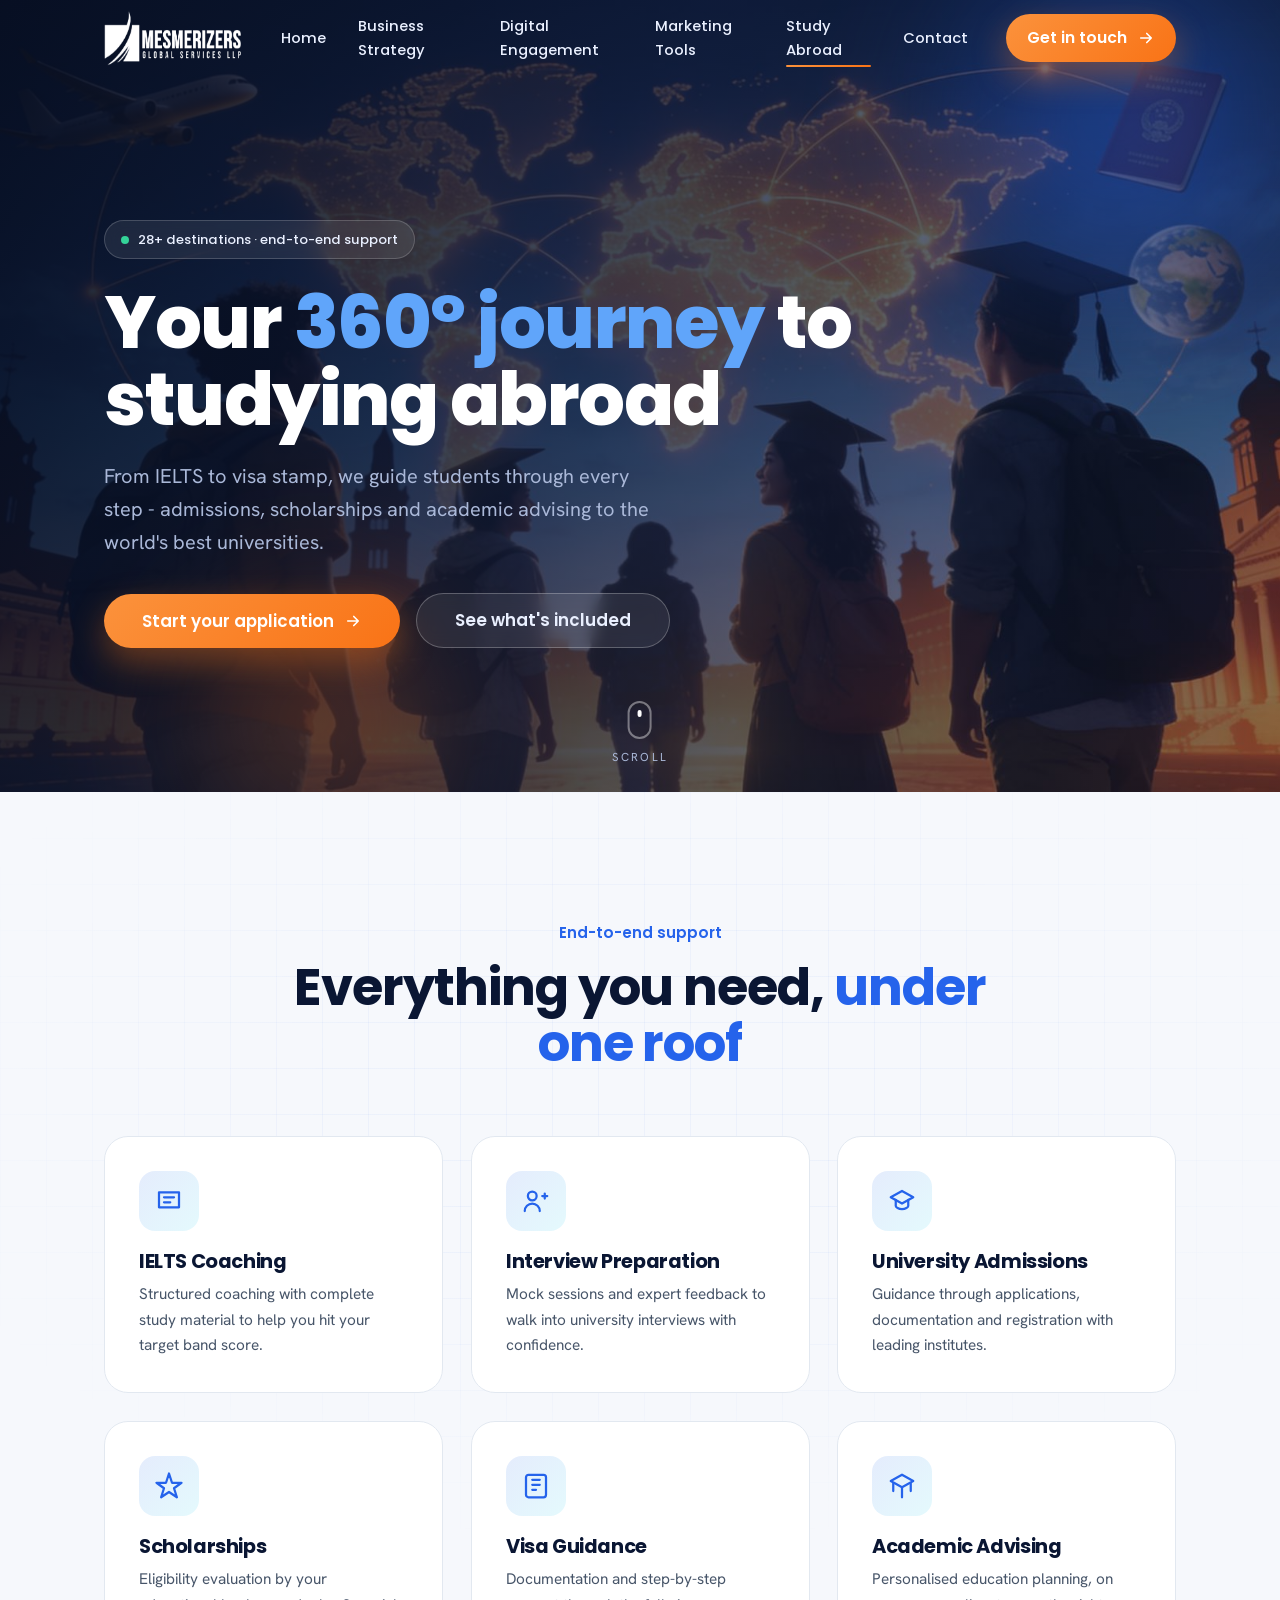
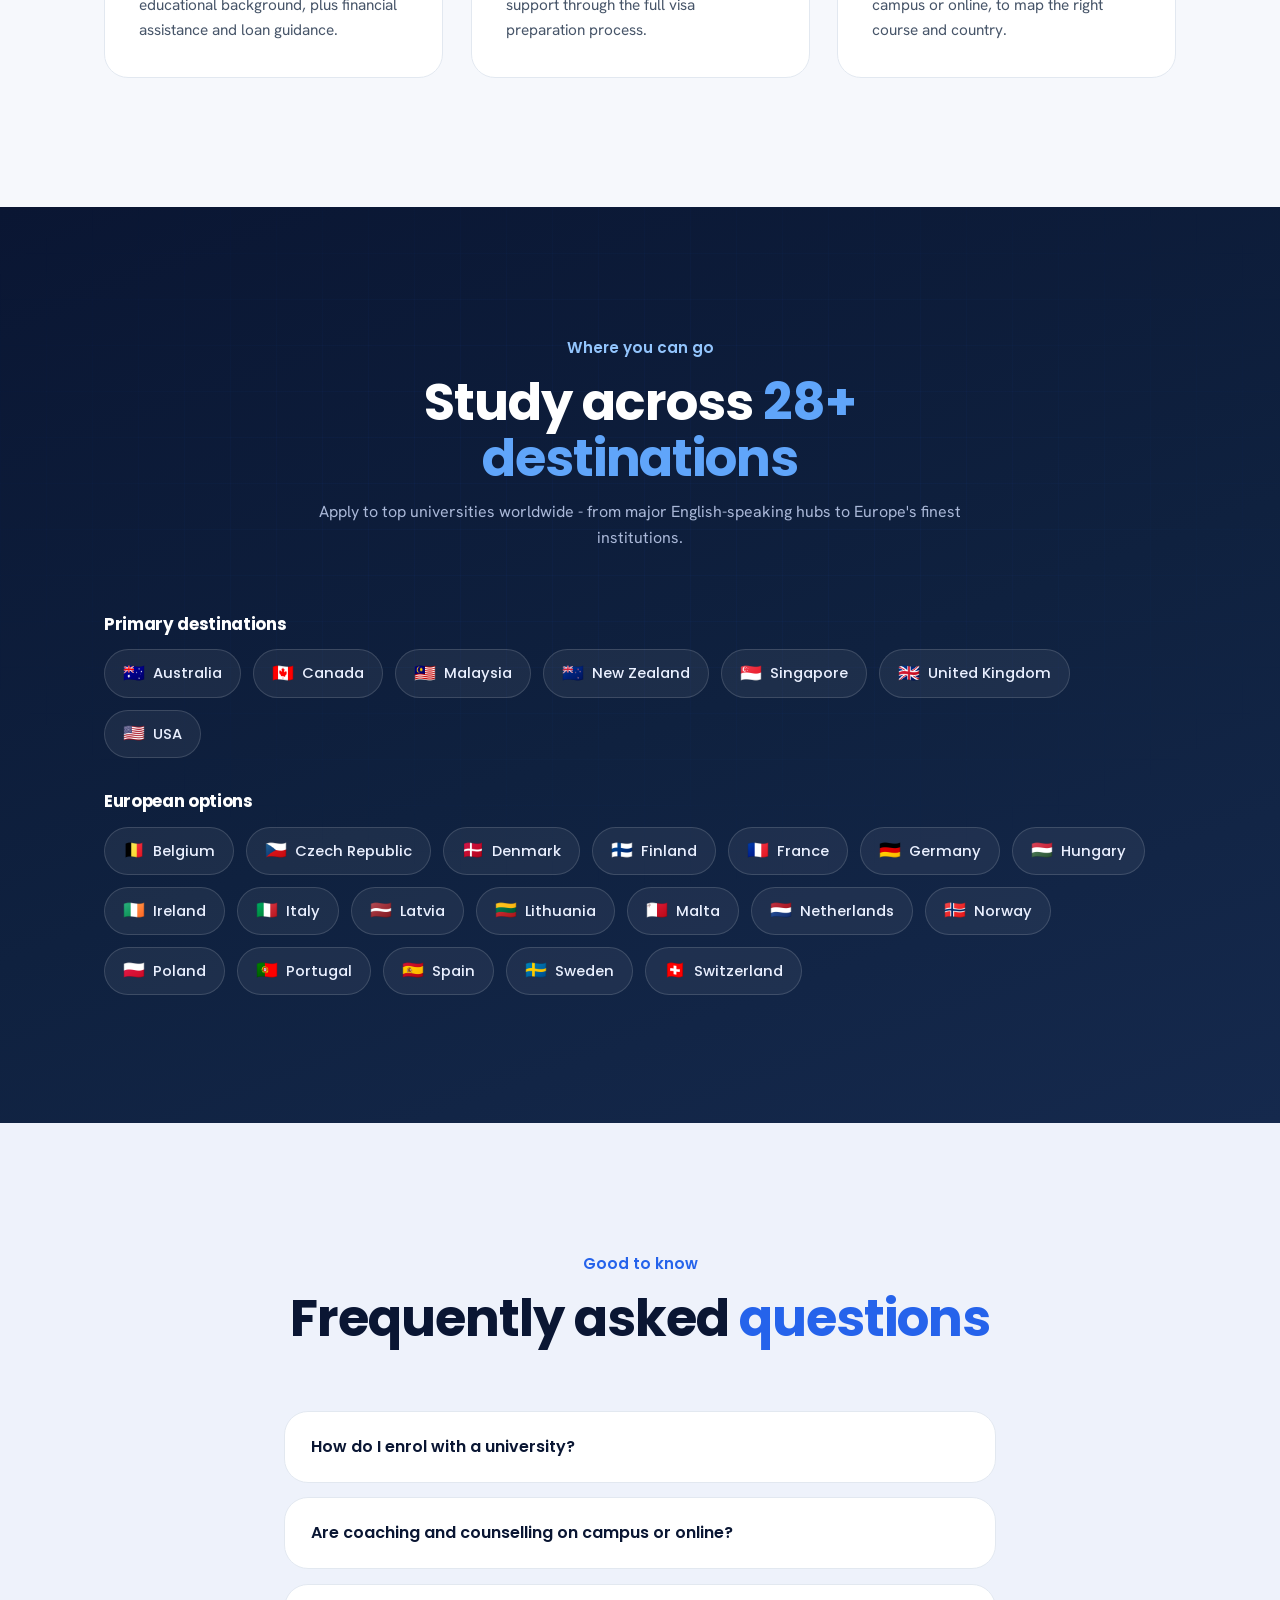
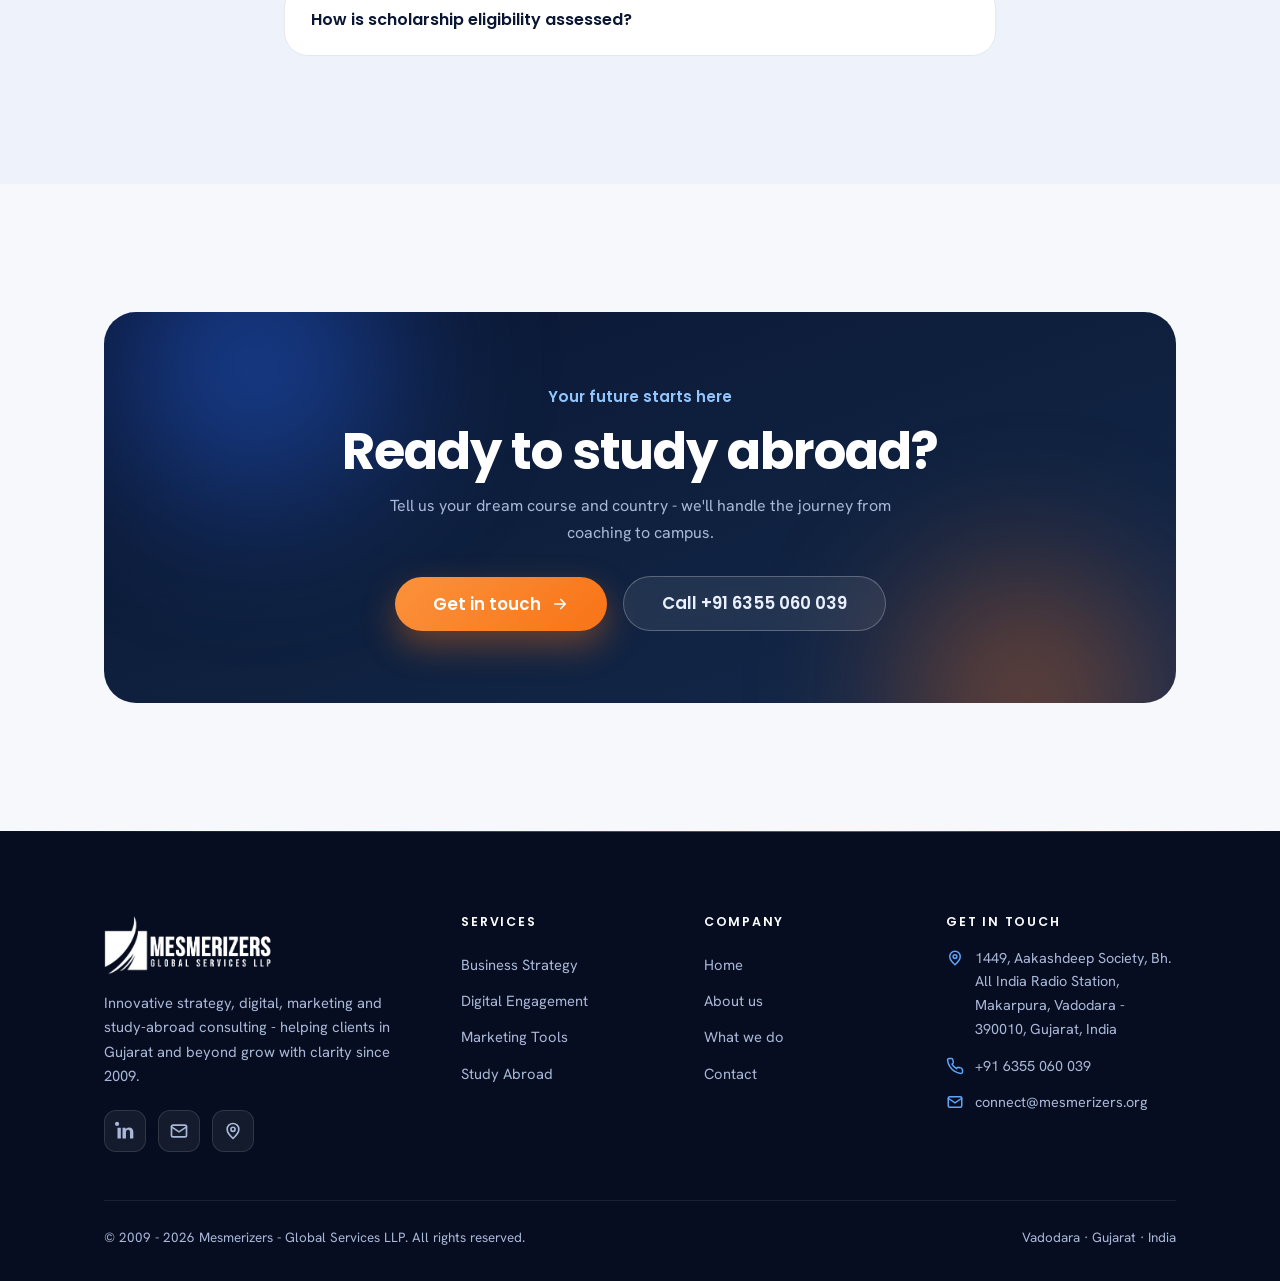
<file: study-abroad.html>
<!DOCTYPE html>
<html lang="en">
<head>
<meta charset="UTF-8" />
<meta name="viewport" content="width=device-width, initial-scale=1" />
<title>360° Study Abroad Services | Mesmerizers - Global Services LLP</title>
<meta name="description" content="IELTS coaching, interview prep, university admissions, scholarships, visa guidance and academic advising across 28+ destinations worldwide." />
<meta name="theme-color" content="#0a1633" />
<link rel="icon" href="assets/img/logo-icon.png" type="image/png" />
<link rel="preconnect" href="https://fonts.googleapis.com" />
<link rel="preconnect" href="https://fonts.gstatic.com" crossorigin />
<link rel="stylesheet" href="assets/css/styles.css?v=7" />
</head>
<body>
<div class="scroll-prog"></div>

<header class="nav on-dark" id="nav">
  <div class="nav__inner">
    <a class="brand" href="index.html" aria-label="Mesmerizers home">
      <img class="brand__logo" src="assets/img/logo.png" alt="Mesmerizers - Global Services LLP" />
    </a>
    <nav class="nav__links" aria-label="Primary">
      <a href="index.html">Home</a><a href="business-strategies.html">Business Strategy</a><a href="digital-engagement.html">Digital Engagement</a><a href="marketing-tools.html">Marketing Tools</a><a href="study-abroad.html">Study Abroad</a><a href="contact.html">Contact</a>
    </nav>
    <div class="nav__cta">
      <a href="contact.html" class="btn btn--cta" data-magnetic>Get in touch <svg viewBox="0 0 24 24" fill="none" stroke="currentColor" stroke-width="2.2"><path d="M5 12h14M13 6l6 6-6 6" stroke-linecap="round" stroke-linejoin="round"/></svg></a>
      <button class="nav__burger" aria-label="Menu" aria-expanded="false"><span></span><span></span><span></span></button>
    </div>
  </div>
</header>

<!-- IMAGE HERO -->
<section class="hero" style="min-height:88svh;">
  <div class="hero__bg" data-parallax="-16"><img src="assets/img/hero-study.jpg" width="1760" height="1007" fetchpriority="high" decoding="async" alt="" /></div>
  <span class="hero__glow g1" data-parallax="20"></span><span class="hero__glow g2" data-parallax="14"></span>
  <div class="container"><div class="hero__inner">
    <span class="hero__badge"><span class="dot"></span>28+ destinations · end-to-end support</span>
    <h1 class="h-xl">Your <span class="gradient-text">360° journey</span> to studying abroad</h1>
    <p class="lead">From IELTS to visa stamp, we guide students through every step - admissions, scholarships and academic advising to the world's best universities.</p>
    <div class="hero__actions">
      <a href="contact.html" class="btn btn--cta btn--lg" data-magnetic>Start your application <svg viewBox="0 0 24 24" fill="none" stroke="currentColor" stroke-width="2.2"><path d="M5 12h14M13 6l6 6-6 6" stroke-linecap="round" stroke-linejoin="round"/></svg></a>
      <a href="#services" class="btn btn--ghost btn--lg">See what's included</a>
    </div>
  </div></div>
  <a href="#services" class="scroll-cue" aria-hidden="true"><span class="mouse"></span>Scroll</a>
</section>

<!-- SERVICES -->
<section class="section bg-grid" id="services">
  <div class="container">
    <div class="section-head center" data-reveal>
      <span class="eyebrow center-line">End-to-end support</span>
      <h2 class="h-lg">Everything you need, <span class="gradient-text">under one roof</span></h2>
    </div>
    <div class="grid grid--3">
      <article class="card" data-reveal data-delay="1"><div class="card__icon"><svg viewBox="0 0 24 24" fill="none" stroke="currentColor" stroke-width="1.8"><path d="M4 5h16v12H4z" stroke-linejoin="round"/><path d="M8 9h8M8 13h5" stroke-linecap="round"/></svg></div><h3>IELTS Coaching</h3><p>Structured coaching with complete study material to help you hit your target band score.</p></article>
      <article class="card" data-reveal data-delay="2"><div class="card__icon"><svg viewBox="0 0 24 24" fill="none" stroke="currentColor" stroke-width="1.8"><circle cx="9" cy="8" r="3.5"/><path d="M3 20a6 6 0 0112 0M17 8h4M19 6v4" stroke-linecap="round"/></svg></div><h3>Interview Preparation</h3><p>Mock sessions and expert feedback to walk into university interviews with confidence.</p></article>
      <article class="card" data-reveal data-delay="3"><div class="card__icon"><svg viewBox="0 0 24 24" fill="none" stroke="currentColor" stroke-width="1.8"><path d="M3 9l9-5 9 5-9 5-9-5z" stroke-linejoin="round"/><path d="M7 11v5c0 1 2.2 2.5 5 2.5s5-1.5 5-2.5v-5" stroke-linecap="round"/></svg></div><h3>University Admissions</h3><p>Guidance through applications, documentation and registration with leading institutes.</p></article>
      <article class="card" data-reveal data-delay="1"><div class="card__icon"><svg viewBox="0 0 24 24" fill="none" stroke="currentColor" stroke-width="1.8"><path d="M12 2l2.4 7.4H22l-6 4.4 2.3 7.2L12 16.8 5.7 21l2.3-7.2-6-4.4h7.6z" stroke-linejoin="round"/></svg></div><h3>Scholarships</h3><p>Eligibility evaluation by your educational background, plus financial assistance and loan guidance.</p></article>
      <article class="card" data-reveal data-delay="2"><div class="card__icon"><svg viewBox="0 0 24 24" fill="none" stroke="currentColor" stroke-width="1.8"><rect x="4" y="3" width="16" height="18" rx="2"/><path d="M9 7h6M9 11h6M9 15h3" stroke-linecap="round"/></svg></div><h3>Visa Guidance</h3><p>Documentation and step-by-step support through the full visa preparation process.</p></article>
      <article class="card" data-reveal data-delay="3"><div class="card__icon"><svg viewBox="0 0 24 24" fill="none" stroke="currentColor" stroke-width="1.8"><path d="M12 3l9 5-9 5-9-5 9-5z" stroke-linejoin="round"/><path d="M12 13v8M5 10v6M19 10v6" stroke-linecap="round"/></svg></div><h3>Academic Advising</h3><p>Personalised education planning, on campus or online, to map the right course and country.</p></article>
    </div>
  </div>
</section>

<!-- DESTINATIONS -->
<section class="section section--navy bg-grid">
  <div class="container">
    <div class="section-head center" data-reveal>
      <span class="eyebrow center-line" style="color:#93c5fd;">Where you can go</span>
      <h2 class="h-lg" style="color:#fff;">Study across <span class="gradient-text">28+ destinations</span></h2>
      <p class="muted-dark" style="margin-top:12px;">Apply to top universities worldwide - from major English-speaking hubs to Europe's finest institutions.</p>
    </div>
    <div data-reveal>
      <h3 style="color:#fff; font-size:1.05rem; margin-bottom:16px;">Primary destinations</h3>
      <div class="chips" style="margin-bottom:34px;">
        <span class="chip"><span class="flag">🇦🇺</span>Australia</span><span class="chip"><span class="flag">🇨🇦</span>Canada</span><span class="chip"><span class="flag">🇲🇾</span>Malaysia</span><span class="chip"><span class="flag">🇳🇿</span>New Zealand</span><span class="chip"><span class="flag">🇸🇬</span>Singapore</span><span class="chip"><span class="flag">🇬🇧</span>United Kingdom</span><span class="chip"><span class="flag">🇺🇸</span>USA</span>
      </div>
      <h3 style="color:#fff; font-size:1.05rem; margin-bottom:16px;">European options</h3>
      <div class="chips">
        <span class="chip"><span class="flag">🇧🇪</span>Belgium</span><span class="chip"><span class="flag">🇨🇿</span>Czech Republic</span><span class="chip"><span class="flag">🇩🇰</span>Denmark</span><span class="chip"><span class="flag">🇫🇮</span>Finland</span><span class="chip"><span class="flag">🇫🇷</span>France</span><span class="chip"><span class="flag">🇩🇪</span>Germany</span><span class="chip"><span class="flag">🇭🇺</span>Hungary</span><span class="chip"><span class="flag">🇮🇪</span>Ireland</span><span class="chip"><span class="flag">🇮🇹</span>Italy</span><span class="chip"><span class="flag">🇱🇻</span>Latvia</span><span class="chip"><span class="flag">🇱🇹</span>Lithuania</span><span class="chip"><span class="flag">🇲🇹</span>Malta</span><span class="chip"><span class="flag">🇳🇱</span>Netherlands</span><span class="chip"><span class="flag">🇳🇴</span>Norway</span><span class="chip"><span class="flag">🇵🇱</span>Poland</span><span class="chip"><span class="flag">🇵🇹</span>Portugal</span><span class="chip"><span class="flag">🇪🇸</span>Spain</span><span class="chip"><span class="flag">🇸🇪</span>Sweden</span><span class="chip"><span class="flag">🇨🇭</span>Switzerland</span>
      </div>
    </div>
  </div>
</section>

<!-- FAQ -->
<section class="section section--alt">
  <div class="container" style="max-width:840px;">
    <div class="section-head center" data-reveal>
      <span class="eyebrow center-line">Good to know</span>
      <h2 class="h-lg">Frequently asked <span class="gradient-text">questions</span></h2>
    </div>
    <div class="grid" style="gap:14px;">
      <details class="card" data-reveal data-delay="1" style="padding:22px 26px;"><summary style="cursor:pointer; font-family:var(--font-head); font-weight:600; color:var(--navy-900); list-style:none;">How do I enrol with a university?</summary><p style="margin-top:12px;">Enrolment happens via the registration form or the international services desk of the institutes we partner with - we guide you through every form and requirement.</p></details>
      <details class="card" data-reveal data-delay="2" style="padding:22px 26px;"><summary style="cursor:pointer; font-family:var(--font-head); font-weight:600; color:var(--navy-900); list-style:none;">Are coaching and counselling on campus or online?</summary><p style="margin-top:12px;">Both. Coaching and counselling sessions can take place on campus or online - whichever suits you best.</p></details>
      <details class="card" data-reveal data-delay="3" style="padding:22px 26px;"><summary style="cursor:pointer; font-family:var(--font-head); font-weight:600; color:var(--navy-900); list-style:none;">How is scholarship eligibility assessed?</summary><p style="margin-top:12px;">We assess scholarship eligibility based on your educational background, and provide guidance on financial assistance and loan procedures.</p></details>
    </div>
  </div>
</section>

<section class="section"><div class="container"><div class="ctaband" data-reveal="scale">
  <span class="eyebrow center-line" style="color:#93c5fd;">Your future starts here</span>
  <h2 class="h-lg">Ready to study abroad?</h2>
  <p>Tell us your dream course and country - we'll handle the journey from coaching to campus.</p>
  <div class="hero__actions"><a href="contact.html" class="btn btn--cta btn--lg" data-magnetic>Get in touch <svg viewBox="0 0 24 24" fill="none" stroke="currentColor" stroke-width="2.2"><path d="M5 12h14M13 6l6 6-6 6" stroke-linecap="round" stroke-linejoin="round"/></svg></a><a href="tel:+916355060039" class="btn btn--ghost btn--lg">Call +91 6355 060 039</a></div>
</div></div></section>

<footer class="footer">
  <div class="container">
    <div class="footer__grid">
      <div class="footer__about">
        <a class="brand" href="index.html"><img class="brand__logo" src="assets/img/logo.png" alt="Mesmerizers - Global Services LLP" /></a>
        <p>Innovative strategy, digital, marketing and study-abroad consulting - helping clients in Gujarat and beyond grow with clarity since 2009.</p>
        <div class="socials">
          <a href="https://www.linkedin.com/in/meet-shukla-b6314b17/" target="_blank" rel="noopener" aria-label="LinkedIn"><svg viewBox="0 0 24 24" fill="currentColor"><path d="M4.98 3.5A2.5 2.5 0 102.5 6 2.5 2.5 0 004.98 3.5zM3 8h4v13H3zM9 8h3.8v1.8h.05a4.17 4.17 0 013.75-2.06C20.4 7.74 22 9.8 22 13.4V21h-4v-6.8c0-1.62-.03-3.7-2.25-3.7s-2.6 1.76-2.6 3.58V21H9z"/></svg></a>
          <a href="mailto:connect@mesmerizers.org" aria-label="Email"><svg viewBox="0 0 24 24" fill="none" stroke="currentColor" stroke-width="2"><rect x="3" y="5" width="18" height="14" rx="2"/><path d="M3 7l9 6 9-6" stroke-linecap="round"/></svg></a>
          <a href="https://maps.google.com/?cid=18000314228202533246" target="_blank" rel="noopener" aria-label="Google Maps"><svg viewBox="0 0 24 24" fill="none" stroke="currentColor" stroke-width="2"><path d="M12 21s7-6.2 7-11a7 7 0 10-14 0c0 4.8 7 11 7 11z" stroke-linejoin="round"/><circle cx="12" cy="10" r="2.5"/></svg></a>
        </div>
      </div>
      <div><h2>Services</h2><nav class="footer__links"><a href="business-strategies.html">Business Strategy</a><a href="digital-engagement.html">Digital Engagement</a><a href="marketing-tools.html">Marketing Tools</a><a href="study-abroad.html">Study Abroad</a></nav></div>
      <div><h2>Company</h2><nav class="footer__links"><a href="index.html">Home</a><a href="index.html#about">About us</a><a href="index.html#services">What we do</a><a href="contact.html">Contact</a></nav></div>
      <div><h2>Get in touch</h2><ul class="footer__contact">
        <li><svg viewBox="0 0 24 24" fill="none" stroke="currentColor" stroke-width="2"><path d="M12 21s7-6.2 7-11a7 7 0 10-14 0c0 4.8 7 11 7 11z" stroke-linejoin="round"/><circle cx="12" cy="10" r="2.5"/></svg><span>1449, Aakashdeep Society, Bh. All India Radio Station, Makarpura, Vadodara - 390010, Gujarat, India</span></li>
        <li><svg viewBox="0 0 24 24" fill="none" stroke="currentColor" stroke-width="2"><path d="M22 16.9v3a2 2 0 01-2.2 2 19.8 19.8 0 01-8.6-3.1 19.5 19.5 0 01-6-6A19.8 19.8 0 012.1 4.2 2 2 0 014.1 2h3a2 2 0 012 1.7c.1.9.3 1.8.6 2.6a2 2 0 01-.5 2.1L8 9.5a16 16 0 006 6l1.1-1.1a2 2 0 012.1-.5c.8.3 1.7.5 2.6.6a2 2 0 011.7 2z" stroke-linejoin="round"/></svg><a href="tel:+916355060039">+91 6355 060 039</a></li>
        <li><svg viewBox="0 0 24 24" fill="none" stroke="currentColor" stroke-width="2"><rect x="3" y="5" width="18" height="14" rx="2"/><path d="M3 7l9 6 9-6" stroke-linecap="round"/></svg><a href="mailto:connect@mesmerizers.org">connect@mesmerizers.org</a></li>
      </ul></div>
    </div>
    <div class="footer__bottom"><span>© 2009 - <span data-year>2024</span> Mesmerizers - Global Services LLP. All rights reserved.</span><span>Vadodara · Gujarat · India</span></div>
  </div>
</footer>

<a href="#" class="totop" aria-label="Back to top"><svg viewBox="0 0 24 24" fill="none" stroke="currentColor" stroke-width="2.4"><path d="M12 19V5M6 11l6-6 6 6" stroke-linecap="round" stroke-linejoin="round"/></svg></a>
<script src="assets/js/main.js?v=7"></script>
</body>
</html>
</file>
<file: assets/css/styles.css>
/* ============================================================
   MESMERIZERS — Global Services LLP
   Premium consulting site · custom design system
   ============================================================ */

/* ---------- Fonts ---------- */
@import url('https://fonts.googleapis.com/css2?family=Hanken+Grotesk:wght@400;500;600;700&family=Poppins:wght@400;500;600;700;800&display=swap');

/* ---------- Design Tokens ---------- */
:root {
  /* Brand palette */
  --navy-950: #060d20;
  --navy-900: #0a1633;
  --navy-800: #0f213f;
  --navy-700: #15294d;
  --blue-700: #1d4ed8;
  --blue-600: #2563eb;   /* primary */
  --blue-500: #3b82f6;   /* secondary */
  --blue-400: #60a5fa;
  --cyan-400: #22d3ee;
  --orange-500: #f97316; /* CTA / accent */
  --orange-400: #fb923c;

  /* Neutrals */
  --bg: #f6f8fc;
  --bg-alt: #eef2fb;
  --surface: #ffffff;
  --text: #1e293b;
  --text-soft: #475569;
  --text-mute: #64748b;
  --border: #e2e8f0;
  --white: #ffffff;

  /* On-dark */
  --on-dark: #eaf0ff;
  --on-dark-soft: #aab8d8;

  /* Gradients */
  --grad-brand: linear-gradient(135deg, #2563eb 0%, #3b82f6 45%, #22d3ee 100%);
  --grad-cta: linear-gradient(135deg, #fb923c 0%, #f97316 100%);
  --grad-navy: linear-gradient(160deg, #0a1633 0%, #0f213f 55%, #15294d 100%);
  --grad-text: linear-gradient(120deg, #2563eb, #22d3ee 60%, #fb923c);

  /* Typography */
  --font-head: 'Poppins', system-ui, sans-serif;
  --font-body: 'Hanken Grotesk', system-ui, sans-serif;

  /* Radius & shadow */
  --r-sm: 10px;
  --r-md: 16px;
  --r-lg: 24px;
  --r-xl: 32px;
  --shadow-sm: 0 4px 14px rgba(15, 33, 63, .08);
  --shadow-md: 0 14px 40px rgba(15, 33, 63, .12);
  --shadow-lg: 0 30px 70px rgba(15, 33, 63, .18);
  --shadow-glow: 0 18px 50px rgba(37, 99, 235, .35);
  --shadow-cta: 0 14px 34px rgba(249, 115, 22, .38);

  /* Layout */
  --container: 1200px;
  --gutter: clamp(20px, 5vw, 64px);
  --nav-h: 76px;

  /* Motion */
  --ease: cubic-bezier(.22, 1, .36, 1);
  --ease-out: cubic-bezier(.16, 1, .3, 1);
  --t-fast: .18s;
  --t: .35s;
}

/* ---------- Reset ---------- */
*, *::before, *::after { box-sizing: border-box; }
* { margin: 0; }
html { scroll-behavior: smooth; -webkit-text-size-adjust: 100%; overflow-x: hidden; }
body {
  font-family: var(--font-body);
  color: var(--text);
  background: var(--bg);
  line-height: 1.65;
  font-size: 16px;
  overflow-x: hidden;
  -webkit-font-smoothing: antialiased;
  text-rendering: optimizeLegibility;
}
img, svg, video { display: block; max-width: 100%; height: auto; }
a { color: inherit; text-decoration: none; }
button { font: inherit; cursor: pointer; border: none; background: none; }
ul { list-style: none; padding: 0; }
:focus-visible { outline: 3px solid var(--blue-500); outline-offset: 3px; border-radius: 4px; }

/* ---------- Typography ---------- */
h1, h2, h3, h4, h5 { font-family: var(--font-head); font-weight: 700; line-height: 1.1; color: var(--navy-900); letter-spacing: -.02em; }
.h-xl { font-size: clamp(2.6rem, 6vw, 4.6rem); font-weight: 800; line-height: 1.04; }
.h-lg { font-size: clamp(2rem, 4.4vw, 3.2rem); }
.h-md { font-size: clamp(1.5rem, 3vw, 2.1rem); }
p { color: var(--text-soft); }
.lead { font-size: clamp(1.05rem, 1.6vw, 1.25rem); color: var(--text-soft); }
/* solid brand emphasis colour (no gradient text) */
.gradient-text { color: var(--blue-600); }
.section--navy .gradient-text, .hero .gradient-text, .ctaband .gradient-text, .pagehero .gradient-text { color: var(--blue-400); }

/* ---------- Layout helpers ---------- */
.container { width: 100%; max-width: var(--container); margin-inline: auto; padding-inline: var(--gutter); }
.section { padding: clamp(72px, 10vw, 130px) 0; position: relative; }
.section--tight { padding: clamp(48px, 7vw, 90px) 0; }
.center { text-align: center; }
.eyebrow {
  display: inline-block;
  font-family: var(--font-head); font-weight: 600; font-size: .95rem;
  letter-spacing: 0; text-transform: none;
  color: var(--blue-600); margin-bottom: 14px;
}
.eyebrow.center-line { display: block; }
.section-head { max-width: 720px; margin: 0 auto clamp(40px, 6vw, 64px); }
.section-head.left { margin-inline: 0; }
.muted-dark { color: var(--on-dark-soft); }

/* ---------- Buttons ---------- */
.btn {
  --pad: 15px 30px;
  display: inline-flex; align-items: center; justify-content: center; gap: 10px;
  padding: var(--pad);
  font-family: var(--font-head); font-weight: 600; font-size: .98rem;
  border-radius: 100px; position: relative; overflow: hidden;
  white-space: nowrap; line-height: 1; text-align: center;
  transition: transform var(--t-fast) var(--ease), box-shadow var(--t) var(--ease), background var(--t);
  will-change: transform;
}
.btn svg { width: 18px; height: 18px; flex: none; transition: transform var(--t) var(--ease); }
.btn:hover { transform: translateY(-3px); }
.btn:active { transform: translateY(-1px); }
.btn:hover svg { transform: translateX(4px); }
.btn--cta { background: var(--grad-cta); color: #fff; box-shadow: var(--shadow-cta); }
.btn--cta:hover { box-shadow: 0 20px 44px rgba(249, 115, 22, .5); }
.btn--primary { background: var(--blue-600); color: #fff; box-shadow: var(--shadow-glow); }
.btn--primary:hover { background: var(--blue-700); }
.btn--ghost { background: rgba(255, 255, 255, .08); color: var(--on-dark); border: 1px solid rgba(255, 255, 255, .25); backdrop-filter: blur(8px); }
.btn--ghost:hover { background: rgba(255, 255, 255, .16); }
.btn--outline { background: transparent; color: var(--blue-600); border: 1.5px solid var(--blue-600); }
.btn--outline:hover { background: var(--blue-600); color: #fff; }
.btn--lg { --pad: 18px 38px; font-size: 1.05rem; }

/* ============================================================
   NAVBAR
   ============================================================ */
.nav {
  position: fixed; inset: 0 0 auto 0; height: var(--nav-h); z-index: 1000;
  display: flex; align-items: center;
  transition: background var(--t), box-shadow var(--t), height var(--t);
}
.nav__inner { width: 100%; max-width: var(--container); margin-inline: auto; padding-inline: var(--gutter);
  display: flex; align-items: center; justify-content: space-between; gap: 24px; }
.nav.scrolled { background: rgba(255, 255, 255, .82); backdrop-filter: blur(16px) saturate(160%); box-shadow: 0 6px 28px rgba(15, 33, 63, .08); height: 66px; }
.brand { display: flex; align-items: center; gap: 11px; }
.brand__mark { width: 38px; height: 38px; flex: none; }
.brand__logo { height: 56px; width: auto; display: block; transition: filter var(--t); }
.nav.scrolled .brand__logo { height: 46px; }
/* Dark backgrounds: render logo in clean white; restore full colour on light/scrolled nav */
.nav.on-dark .brand__logo { filter: brightness(0) invert(1); }
.nav.on-dark.scrolled .brand__logo { filter: none; }
.nav.on-dark .nav__links a { color: var(--on-dark); }
.nav.on-dark.scrolled .nav__links a { color: var(--navy-900); }

.nav__links { display: flex; align-items: center; gap: 4px; }
.nav__links a {
  position: relative; padding: 9px 14px; font-family: var(--font-head); font-weight: 500; font-size: .92rem;
  color: var(--text-soft); border-radius: 8px; transition: color var(--t);
}
.nav__links a::after { content: ""; position: absolute; left: 14px; right: 14px; bottom: 4px; height: 2px; background: var(--grad-cta); border-radius: 2px; transform: scaleX(0); transform-origin: left; transition: transform var(--t) var(--ease); }
.nav__links a:hover, .nav__links a.active { color: var(--blue-600); }
.nav__links a:hover::after, .nav__links a.active::after { transform: scaleX(1); }
.nav__cta { display: flex; align-items: center; gap: 12px; }
.nav__burger { display: none; width: 44px; height: 44px; border-radius: 10px; flex-direction: column; align-items: center; justify-content: center; gap: 5px; }
.nav__burger span { width: 22px; height: 2px; background: var(--navy-900); border-radius: 2px; transition: transform var(--t), opacity var(--t); }
.nav.on-dark .nav__burger span { background: var(--on-dark); }
.nav.on-dark.scrolled .nav__burger span { background: var(--navy-900); }
.nav.open .nav__burger span:nth-child(1) { transform: translateY(7px) rotate(45deg); }
.nav.open .nav__burger span:nth-child(2) { opacity: 0; }
.nav.open .nav__burger span:nth-child(3) { transform: translateY(-7px) rotate(-45deg); }

@media (max-width: 980px) {
  .nav__burger { display: flex; }
  .nav__links {
    position: fixed; inset: var(--nav-h) 0 auto 0; flex-direction: column; align-items: stretch; gap: 2px;
    background: rgba(255, 255, 255, .97); backdrop-filter: blur(20px); padding: 18px var(--gutter) 28px;
    box-shadow: var(--shadow-md); transform: translateY(-12px); opacity: 0; pointer-events: none;
    transition: transform var(--t) var(--ease), opacity var(--t);
  }
  .nav.open .nav__links { transform: none; opacity: 1; pointer-events: auto; }
  .nav__links a { padding: 13px 8px; font-size: 1.05rem; color: var(--text); }
  .nav__links a::after { display: none; }
  .nav__cta .btn--cta { display: none; }
}

/* ============================================================
   HERO
   ============================================================ */
.hero { position: relative; min-height: 100svh; display: flex; align-items: center; color: var(--on-dark); overflow: hidden; padding-top: var(--nav-h); }
.hero__bg { position: absolute; inset: 0; z-index: 0; }
.hero__bg img { width: 100%; height: 100%; object-fit: cover; }
.hero__bg::after { content: ""; position: absolute; inset: 0; background: linear-gradient(110deg, rgba(6, 13, 32, .92) 0%, rgba(10, 22, 51, .78) 45%, rgba(10, 22, 51, .45) 100%); }
.hero__glow { position: absolute; border-radius: 50%; filter: blur(70px); opacity: .55; z-index: 0; pointer-events: none; }
.hero__glow.g1 { width: 480px; height: 480px; background: radial-gradient(circle, #2563eb, transparent 65%); top: -120px; right: -80px; }
.hero__glow.g2 { width: 380px; height: 380px; background: radial-gradient(circle, #f97316, transparent 65%); bottom: -120px; left: 10%; opacity: .35; }
.hero__inner { position: relative; z-index: 2; max-width: 760px; }
.hero__badge {
  display: inline-flex; align-items: center; gap: 9px; padding: 8px 16px; margin-bottom: 26px;
  background: rgba(255, 255, 255, .08); border: 1px solid rgba(255, 255, 255, .18); border-radius: 100px;
  font-family: var(--font-head); font-weight: 500; font-size: .82rem; color: var(--on-dark); backdrop-filter: blur(8px);
}
.hero__badge .dot { width: 8px; height: 8px; border-radius: 50%; background: #34d399; box-shadow: 0 0 0 0 rgba(52, 211, 153, .6); animation: pulse 2.2s infinite; }
.hero h1 { color: #fff; margin-bottom: 22px; }
.hero p.lead { color: var(--on-dark-soft); max-width: 560px; margin-bottom: 34px; }
.hero__actions { display: flex; flex-wrap: wrap; gap: 16px; align-items: center; }
.hero__stats { display: flex; flex-wrap: wrap; gap: clamp(24px, 5vw, 56px); margin-top: 54px; }
.hero__stats .stat__num { font-family: var(--font-head); font-weight: 800; font-size: clamp(1.8rem, 3.5vw, 2.6rem); color: #fff; line-height: 1; }
.hero__stats .stat__num .gradient-text { font-weight: 800; }
.hero__stats .stat__label { font-size: .85rem; color: var(--on-dark-soft); margin-top: 6px; }
.scroll-cue { position: absolute; bottom: 26px; left: 50%; transform: translateX(-50%); z-index: 2; display: flex; flex-direction: column; align-items: center; gap: 8px; color: var(--on-dark-soft); font-size: .72rem; letter-spacing: .2em; text-transform: uppercase; }
.scroll-cue .mouse { width: 24px; height: 38px; border: 2px solid rgba(255, 255, 255, .4); border-radius: 14px; position: relative; }
.scroll-cue .mouse::before { content: ""; position: absolute; top: 7px; left: 50%; transform: translateX(-50%); width: 4px; height: 7px; border-radius: 3px; background: #fff; animation: scrollWheel 1.8s infinite; }

/* Page hero (sub pages) */
.pagehero { position: relative; padding: calc(var(--nav-h) + 70px) 0 90px; color: var(--on-dark); overflow: hidden; background: var(--grad-navy); }
.pagehero__glow { position: absolute; width: 520px; height: 520px; border-radius: 50%; filter: blur(80px); opacity: .4; }
.pagehero__glow.a { background: radial-gradient(circle, #3b82f6, transparent 65%); top: -160px; right: -60px; }
.pagehero__glow.b { background: radial-gradient(circle, #f97316, transparent 65%); bottom: -200px; left: -80px; opacity: .25; }
.pagehero__inner { position: relative; z-index: 2; max-width: 760px; }
.pagehero h1 { color: #fff; margin: 16px 0 18px; }
.pagehero p { color: var(--on-dark-soft); font-size: 1.1rem; max-width: 600px; }
.crumb { font-size: .85rem; color: var(--on-dark-soft); display: flex; gap: 8px; align-items: center; }
.crumb a:hover { color: #fff; }

/* ============================================================
   GRID PATTERN BG / decorative
   ============================================================ */
.bg-grid::before {
  content: ""; position: absolute; inset: 0; z-index: 0; pointer-events: none;
  background-image: linear-gradient(rgba(37, 99, 235, .045) 1px, transparent 1px), linear-gradient(90deg, rgba(37, 99, 235, .045) 1px, transparent 1px);
  background-size: 46px 46px; mask-image: radial-gradient(ellipse 80% 60% at 50% 30%, #000 30%, transparent 75%);
}
.section--navy { background: var(--grad-navy); color: var(--on-dark); }
.section--navy h2, .section--navy h3 { color: #fff; }
.section--alt { background: var(--bg-alt); }

/* ============================================================
   CARDS — services / features
   ============================================================ */
.grid { display: grid; gap: clamp(18px, 2.4vw, 28px); }
.grid--2 { grid-template-columns: repeat(2, 1fr); }
.grid--3 { grid-template-columns: repeat(3, 1fr); }
.grid--4 { grid-template-columns: repeat(4, 1fr); }
@media (max-width: 900px) { .grid--3, .grid--4 { grid-template-columns: repeat(2, 1fr); } }
@media (max-width: 600px) { .grid--2, .grid--3, .grid--4 { grid-template-columns: 1fr; } }

.card {
  position: relative; background: var(--surface); border: 1px solid var(--border); border-radius: var(--r-lg);
  padding: clamp(24px, 3vw, 34px); overflow: hidden; isolation: isolate;
  transition: transform var(--t) var(--ease), box-shadow var(--t) var(--ease), border-color var(--t);
}
.card::before { content: ""; position: absolute; inset: 0; z-index: -1; opacity: 0; background: var(--grad-brand); transition: opacity var(--t); }
.card::after { content: ""; position: absolute; left: 0; top: 0; height: 4px; width: 100%; background: var(--grad-cta); transform: scaleX(0); transform-origin: left; transition: transform var(--t) var(--ease); }
.card:hover { transform: translateY(-8px); box-shadow: var(--shadow-lg); border-color: transparent; }
.card:hover::after { transform: scaleX(1); }
.card__icon {
  width: 60px; height: 60px; border-radius: 16px; display: grid; place-items: center; margin-bottom: 20px;
  background: linear-gradient(135deg, rgba(37, 99, 235, .12), rgba(34, 211, 238, .12)); color: var(--blue-600);
  transition: transform var(--t) var(--ease), background var(--t), color var(--t);
}
.card__icon svg { width: 30px; height: 30px; }
.card:hover .card__icon { background: var(--grad-brand); color: #fff; transform: rotate(-6deg) scale(1.06); }
.card h3 { font-size: 1.22rem; margin-bottom: 10px; }
.card p { font-size: .96rem; }
.card__link { display: inline-flex; align-items: center; gap: 7px; margin-top: 18px; font-family: var(--font-head); font-weight: 600; font-size: .9rem; color: var(--blue-600); }
.card__link svg { width: 16px; height: 16px; transition: transform var(--t); }
.card:hover .card__link svg { transform: translateX(4px); }
.card__num { display: none; }

/* Glass card (on dark) */
.glass { background: rgba(255, 255, 255, .06); border: 1px solid rgba(255, 255, 255, .12); backdrop-filter: blur(14px); border-radius: var(--r-lg); }
.glass h3 { color: #fff; }
.glass p { color: var(--on-dark-soft); }
.glass .card__icon { background: rgba(255, 255, 255, .1); color: var(--blue-400); }
.glass:hover .card__icon { background: var(--grad-brand); color: #fff; }

/* ============================================================
   SPLIT (image + text)
   ============================================================ */
.split { display: grid; grid-template-columns: 1.05fr 1fr; gap: clamp(32px, 5vw, 72px); align-items: center; }
.split.reverse .split__media { order: 2; }
@media (max-width: 860px) { .split { grid-template-columns: 1fr; } .split.reverse .split__media { order: 0; } }
.split__media { position: relative; }
.split__media img { width: 100%; border-radius: var(--r-lg); box-shadow: var(--shadow-lg); }
.split__media .badge-float {
  position: absolute; background: var(--surface); border-radius: var(--r-md); box-shadow: var(--shadow-md);
  padding: 14px 18px; display: flex; align-items: center; gap: 12px;
}
.split__media .badge-float.bl { bottom: -22px; left: -22px; }
.split__media .badge-float.tr { top: -22px; right: -22px; }
.badge-float .bf__icon { width: 40px; height: 40px; border-radius: 12px; background: var(--grad-brand); color: #fff; display: grid; place-items: center; }
.badge-float .bf__icon svg { width: 22px; height: 22px; }
.badge-float strong { font-family: var(--font-head); font-size: 1.05rem; color: var(--navy-900); display: block; }
.badge-float span { font-size: .76rem; color: var(--text-mute); }
@media (max-width: 540px) { .split__media .badge-float { position: static; margin-top: 16px; display: inline-flex; } }

/* check list */
.ticklist { display: grid; gap: 14px; margin-top: 26px; }
.ticklist li { display: flex; gap: 13px; align-items: flex-start; color: var(--text-soft); }
.ticklist li .tick { flex: none; width: 26px; height: 26px; border-radius: 8px; background: linear-gradient(135deg, rgba(37,99,235,.14), rgba(34,211,238,.14)); color: var(--blue-600); display: grid; place-items: center; margin-top: 2px; }
.ticklist li .tick svg { width: 16px; height: 16px; }
.ticklist li b { color: var(--navy-900); font-family: var(--font-head); font-weight: 600; }

/* ============================================================
   STEPS / PROCESS
   ============================================================ */
.steps { display: grid; gap: 22px; counter-reset: step; }
.steps.cols { grid-template-columns: repeat(4, 1fr); }
@media (max-width: 900px) { .steps.cols { grid-template-columns: repeat(2, 1fr); } }
@media (max-width: 560px) { .steps.cols { grid-template-columns: 1fr; } }
.step { position: relative; padding: 28px 26px; background: var(--surface); border: 1px solid var(--border); border-radius: var(--r-lg); transition: transform var(--t) var(--ease), box-shadow var(--t); }
.step:hover { transform: translateY(-6px); box-shadow: var(--shadow-md); }
.step__n { counter-increment: step; font-family: var(--font-head); font-weight: 800; font-size: 1rem; width: 46px; height: 46px; border-radius: 14px; background: var(--grad-brand); color: #fff; display: grid; place-items: center; margin-bottom: 18px; box-shadow: var(--shadow-glow); }
.step__n::before { content: "0" counter(step); }
.step h3 { font-size: 1.1rem; margin-bottom: 8px; }
.step p { font-size: .92rem; }

/* ============================================================
   MARQUEE
   ============================================================ */
.marquee { overflow: hidden; -webkit-mask-image: linear-gradient(90deg, transparent, #000 8%, #000 92%, transparent); mask-image: linear-gradient(90deg, transparent, #000 8%, #000 92%, transparent); }
.marquee__track { display: flex; gap: 56px; width: max-content; animation: marquee 28s linear infinite; }
.marquee:hover .marquee__track { animation-play-state: paused; }
.marquee__track span { font-family: var(--font-head); font-weight: 600; font-size: clamp(1.1rem, 2.4vw, 1.7rem); color: var(--text-mute); display: flex; align-items: center; gap: 56px; white-space: nowrap; }
.marquee__track span::after { content: "✦"; color: var(--orange-500); }
.section--navy .marquee__track span { color: var(--on-dark-soft); }

/* ============================================================
   STATS band
   ============================================================ */
.statband { display: grid; grid-template-columns: repeat(4, 1fr); gap: 24px; }
@media (max-width: 760px) { .statband { grid-template-columns: repeat(2, 1fr); } }
.statband .stat { text-align: center; padding: 8px; }
.statband .stat__num { font-family: var(--font-head); font-weight: 800; font-size: clamp(2.2rem, 5vw, 3.4rem); line-height: 1; }
.statband .stat__label { color: var(--on-dark-soft); margin-top: 10px; font-size: .92rem; }
.section:not(.section--navy) .statband .stat__label { color: var(--text-mute); }

/* ============================================================
   DESTINATIONS (chips)
   ============================================================ */
.chips { display: flex; flex-wrap: wrap; gap: 12px; }
.chip { display: inline-flex; align-items: center; gap: 8px; padding: 11px 18px; background: var(--surface); border: 1px solid var(--border); border-radius: 100px; font-family: var(--font-head); font-weight: 500; font-size: .92rem; color: var(--text); transition: transform var(--t) var(--ease), box-shadow var(--t), border-color var(--t), color var(--t); }
.chip:hover { transform: translateY(-4px); box-shadow: var(--shadow-sm); border-color: var(--blue-500); color: var(--blue-600); }
.chip .flag { font-size: 1.1rem; line-height: 1; }
.section--navy .chip { background: rgba(255,255,255,.06); border-color: rgba(255,255,255,.14); color: var(--on-dark); }

/* ============================================================
   CTA band
   ============================================================ */
.ctaband { position: relative; overflow: hidden; border-radius: var(--r-xl); padding: clamp(40px, 6vw, 72px); text-align: center; background: var(--grad-navy); color: var(--on-dark); }
.ctaband::before { content: ""; position: absolute; width: 460px; height: 460px; border-radius: 50%; background: radial-gradient(circle, rgba(37,99,235,.6), transparent 65%); top: -180px; left: -80px; filter: blur(60px); }
.ctaband::after { content: ""; position: absolute; width: 420px; height: 420px; border-radius: 50%; background: radial-gradient(circle, rgba(249,115,22,.45), transparent 65%); bottom: -200px; right: -60px; filter: blur(60px); }
.ctaband > * { position: relative; z-index: 1; }
.ctaband h2 { color: #fff; margin-bottom: 14px; }
.ctaband p { color: var(--on-dark-soft); max-width: 540px; margin: 0 auto 30px; }
.ctaband .hero__actions { justify-content: center; }

/* ============================================================
   CONTACT
   ============================================================ */
.contact-grid { display: grid; grid-template-columns: 1fr 1.1fr; gap: clamp(28px, 4vw, 52px); align-items: start; }
@media (max-width: 880px) { .contact-grid { grid-template-columns: 1fr; } }
.info-card { display: flex; gap: 16px; padding: 22px; background: var(--surface); border: 1px solid var(--border); border-radius: var(--r-md); transition: transform var(--t) var(--ease), box-shadow var(--t); }
.info-card:hover { transform: translateY(-4px); box-shadow: var(--shadow-md); }
.info-card .ic { flex: none; width: 48px; height: 48px; border-radius: 13px; background: var(--grad-brand); color: #fff; display: grid; place-items: center; }
.info-card .ic svg { width: 24px; height: 24px; }
.info-card h3 { font-family: var(--font-head); font-size: 1rem; margin-bottom: 4px; color: var(--navy-900); }
.info-card p, .info-card a { font-size: .94rem; color: var(--text-soft); }
.info-card a:hover { color: var(--blue-600); }

.form { background: var(--surface); border: 1px solid var(--border); border-radius: var(--r-lg); padding: clamp(24px, 3vw, 36px); box-shadow: var(--shadow-sm); }
.field { margin-bottom: 18px; }
.field label { display: block; font-family: var(--font-head); font-weight: 600; font-size: .86rem; color: var(--navy-900); margin-bottom: 7px; }
.field label .req { color: var(--orange-500); }
.field input, .field textarea {
  width: 100%; padding: 13px 16px; font: inherit; font-size: .96rem; color: var(--text);
  background: var(--bg); border: 1.5px solid var(--border); border-radius: var(--r-sm); transition: border-color var(--t), box-shadow var(--t), background var(--t);
}
.field input:focus, .field textarea:focus { outline: none; border-color: var(--blue-500); background: #fff; box-shadow: 0 0 0 4px rgba(59, 130, 246, .12); }
.field textarea { resize: vertical; min-height: 130px; }
.form__row { display: grid; grid-template-columns: 1fr 1fr; gap: 16px; }
@media (max-width: 480px) { .form__row { grid-template-columns: 1fr; } }
.form__note { font-size: .8rem; color: var(--text-mute); margin-top: 12px; text-align: center; }
.form__success { display: none; padding: 14px 18px; border-radius: var(--r-sm); background: rgba(16,185,129,.12); border: 1px solid rgba(16,185,129,.4); color: #047857; font-weight: 600; font-size: .9rem; margin-bottom: 18px; }
.form__success.show { display: block; }
.map-embed { border-radius: var(--r-lg); overflow: hidden; box-shadow: var(--shadow-md); border: 1px solid var(--border); }
.map-embed iframe { width: 100%; height: 320px; border: 0; display: block; filter: grayscale(.2) contrast(1.05); }

/* ============================================================
   FOOTER
   ============================================================ */
.footer { background: var(--navy-950); color: var(--on-dark-soft); padding: clamp(56px, 7vw, 84px) 0 32px; position: relative; overflow: hidden; }
.footer::before { content: ""; position: absolute; top: 0; left: 0; right: 0; height: 1px; background: linear-gradient(90deg, transparent, rgba(37,99,235,.6), rgba(249,115,22,.6), transparent); }
.footer__grid { display: grid; grid-template-columns: 1.6fr 1fr 1fr 1.2fr; gap: clamp(28px, 4vw, 52px); margin-bottom: 48px; }
@media (max-width: 860px) { .footer__grid { grid-template-columns: 1fr 1fr; } }
@media (max-width: 520px) { .footer__grid { grid-template-columns: 1fr; } }
.footer .brand { color: #fff; margin-bottom: 16px; }
.footer .brand__logo { height: 60px; filter: brightness(0) invert(1); }
.footer__about p { font-size: .92rem; color: var(--on-dark-soft); max-width: 320px; }
.footer h2 { font-family: var(--font-head); color: #fff; font-size: .78rem; letter-spacing: .14em; text-transform: uppercase; margin-bottom: 18px; font-weight: 600; }
.footer__links a { display: block; padding: 6px 0; font-size: .92rem; color: var(--on-dark-soft); transition: color var(--t), transform var(--t); }
.footer__links a:hover { color: #fff; transform: translateX(4px); }
.footer__contact li { display: flex; gap: 11px; font-size: .9rem; margin-bottom: 13px; align-items: flex-start; }
.footer__contact svg { width: 18px; height: 18px; flex: none; color: var(--blue-400); margin-top: 2px; }
.footer__contact a:hover { color: #fff; }
.socials { display: flex; gap: 12px; margin-top: 22px; }
.socials a { width: 42px; height: 42px; border-radius: 12px; background: rgba(255,255,255,.06); border: 1px solid rgba(255,255,255,.12); display: grid; place-items: center; color: var(--on-dark-soft); transition: transform var(--t) var(--ease), background var(--t), color var(--t); }
.socials a:hover { transform: translateY(-4px); background: var(--grad-brand); color: #fff; border-color: transparent; }
.socials svg { width: 20px; height: 20px; }
.footer__bottom { border-top: 1px solid rgba(255,255,255,.08); padding-top: 26px; display: flex; flex-wrap: wrap; gap: 14px; justify-content: space-between; align-items: center; font-size: .84rem; color: var(--on-dark-soft); }

/* ============================================================
   SCROLL REVEAL
   ============================================================ */
[data-reveal] { opacity: 0; transform: translateY(34px); transition: opacity .7s var(--ease-out), transform .7s var(--ease-out); will-change: opacity, transform; }
[data-reveal].in { opacity: 1; transform: none; }
[data-reveal="left"] { transform: translateX(-40px); }
[data-reveal="right"] { transform: translateX(40px); }
[data-reveal="scale"] { transform: scale(.94); }
[data-reveal].in { transform: none; }
[data-delay="1"] { transition-delay: .08s; }
[data-delay="2"] { transition-delay: .16s; }
[data-delay="3"] { transition-delay: .24s; }
[data-delay="4"] { transition-delay: .32s; }
[data-delay="5"] { transition-delay: .40s; }

/* progress bar */
.scroll-prog { position: fixed; top: 0; left: 0; height: 3px; width: 100%; transform: scaleX(0); transform-origin: left; z-index: 1100; background: var(--grad-cta); transition: transform .1s linear; will-change: transform; }

/* back to top */
.totop { position: fixed; right: 22px; bottom: 22px; width: 50px; height: 50px; border-radius: 50%; background: var(--blue-600); color: #fff; display: grid; place-items: center; box-shadow: var(--shadow-glow); z-index: 900; opacity: 0; transform: translateY(20px) scale(.8); pointer-events: none; transition: opacity var(--t), transform var(--t) var(--ease), background var(--t); }
.totop.show { opacity: 1; transform: none; pointer-events: auto; }
.totop:hover { background: var(--blue-700); transform: translateY(-3px); }
.totop svg { width: 22px; height: 22px; }

/* ============================================================
   ANIMATIONS
   ============================================================ */
@keyframes marquee { to { transform: translateX(-50%); } }
@keyframes pulse { 0% { box-shadow: 0 0 0 0 rgba(52,211,153,.6); } 70% { box-shadow: 0 0 0 10px rgba(52,211,153,0); } 100% { box-shadow: 0 0 0 0 rgba(52,211,153,0); } }
@keyframes scrollWheel { 0% { opacity: 1; transform: translate(-50%, 0); } 100% { opacity: 0; transform: translate(-50%, 12px); } }
@keyframes float { 0%, 100% { transform: translateY(0); } 50% { transform: translateY(-14px); } }
.floaty { animation: float 6s ease-in-out infinite; }
@keyframes gradientShift { 0% { background-position: 0% 50%; } 50% { background-position: 100% 50%; } 100% { background-position: 0% 50%; } }

/* ---------- Reduced motion ---------- */
@media (prefers-reduced-motion: reduce) {
  * { animation-duration: .001ms !important; animation-iteration-count: 1 !important; transition-duration: .001ms !important; scroll-behavior: auto !important; }
  [data-reveal] { opacity: 1 !important; transform: none !important; }
  .marquee__track { animation: none; }
}
</file>
